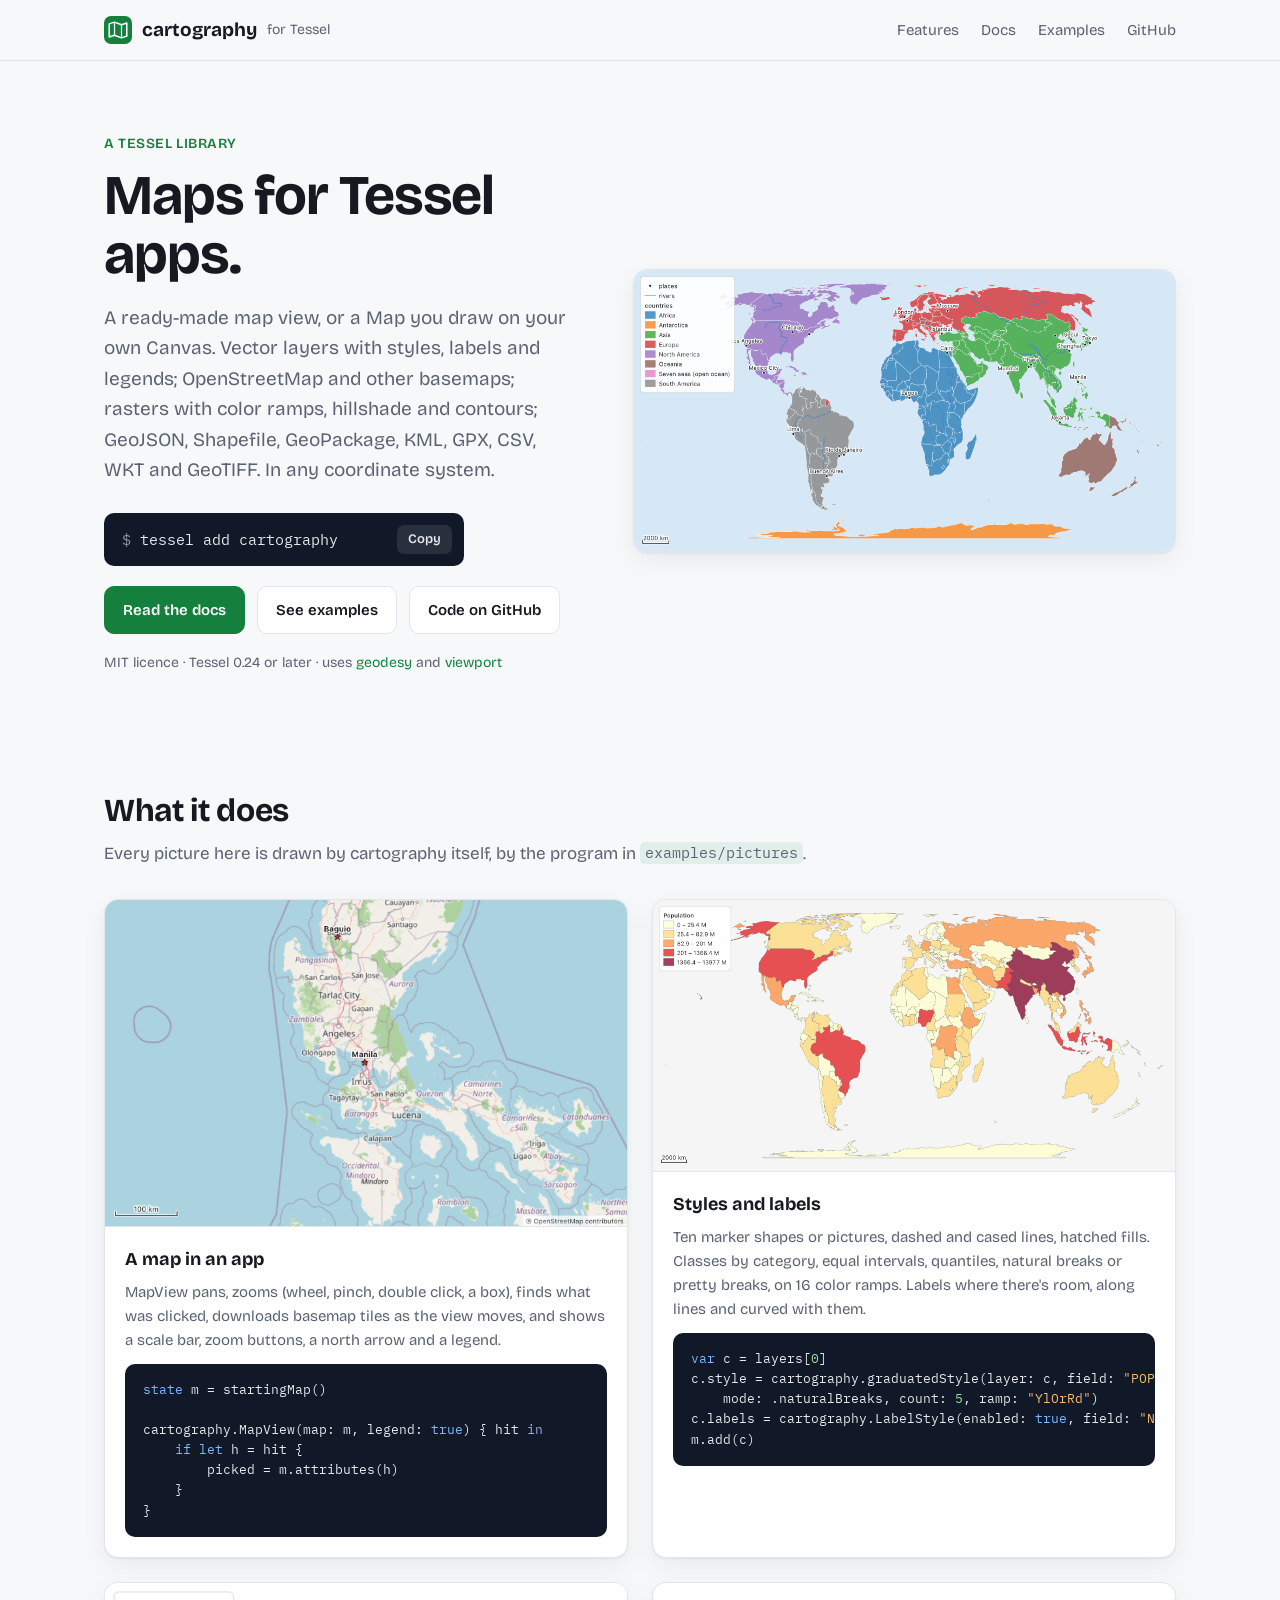
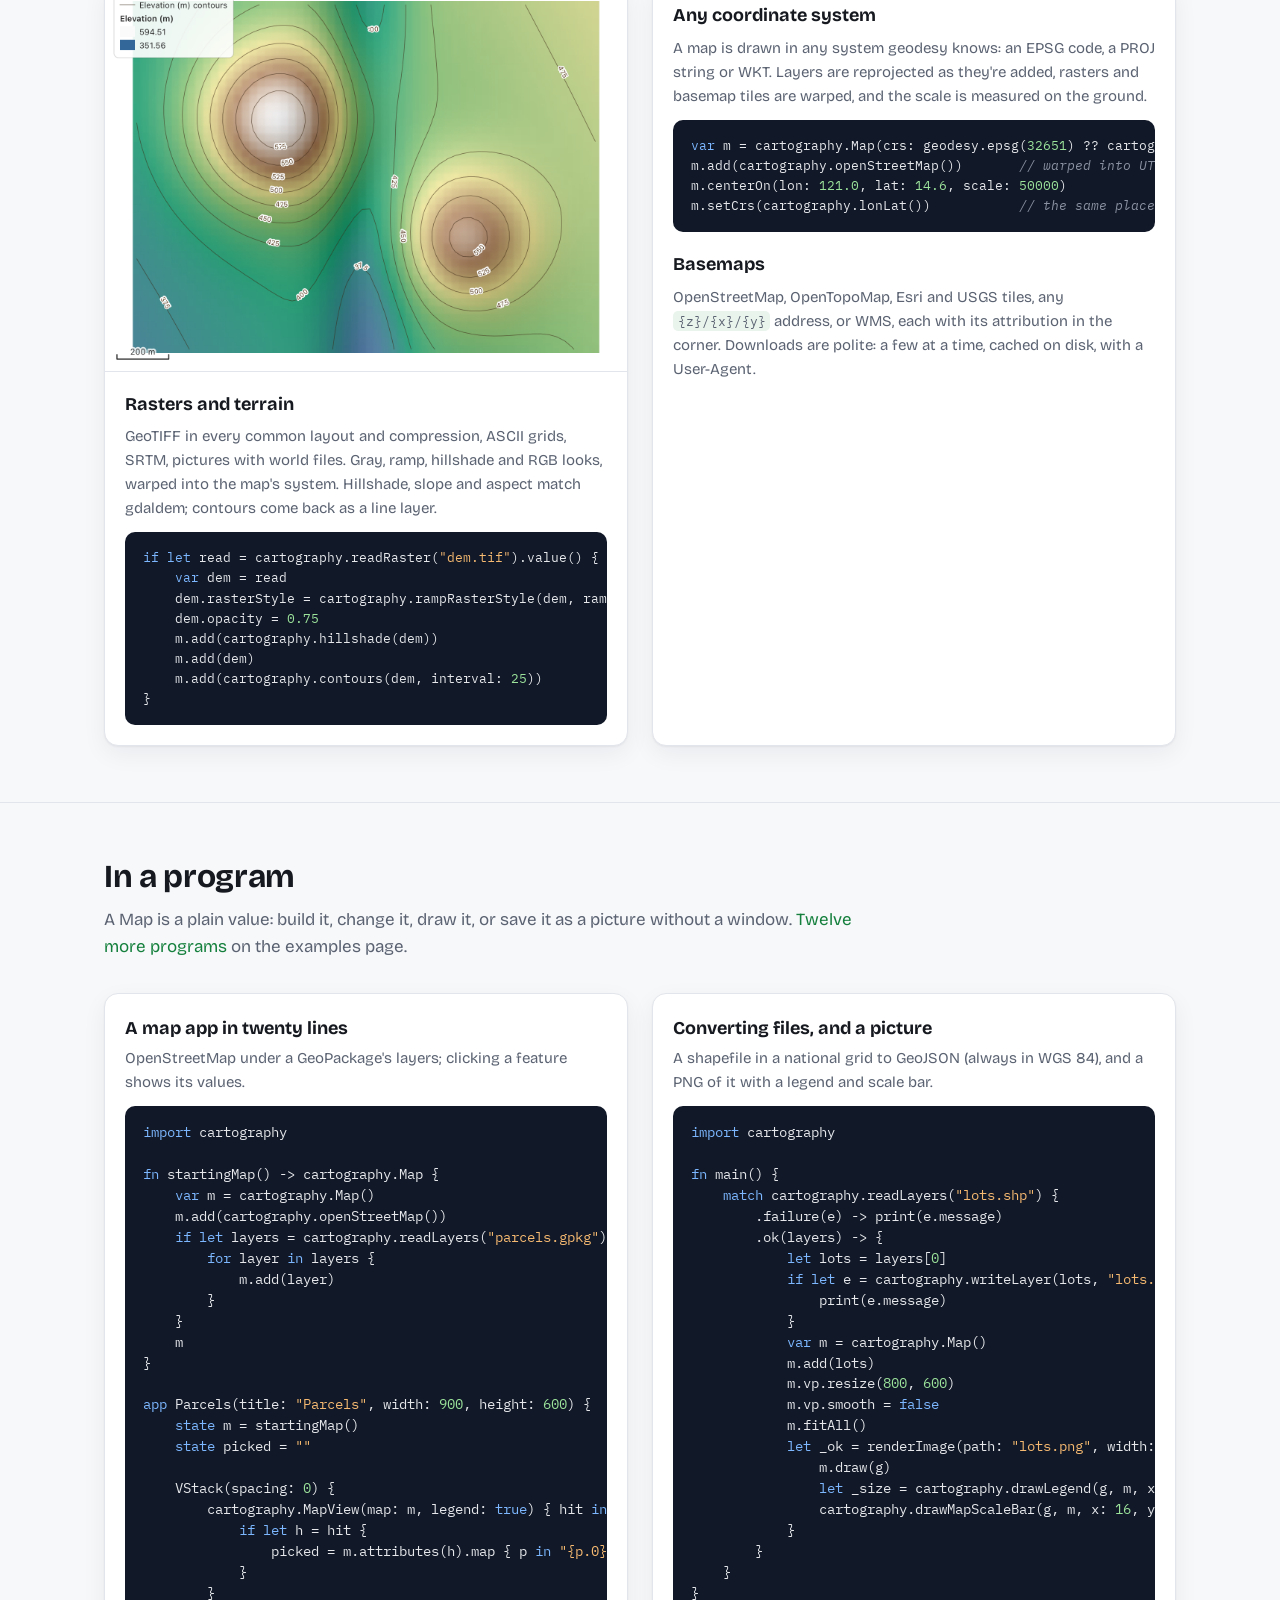
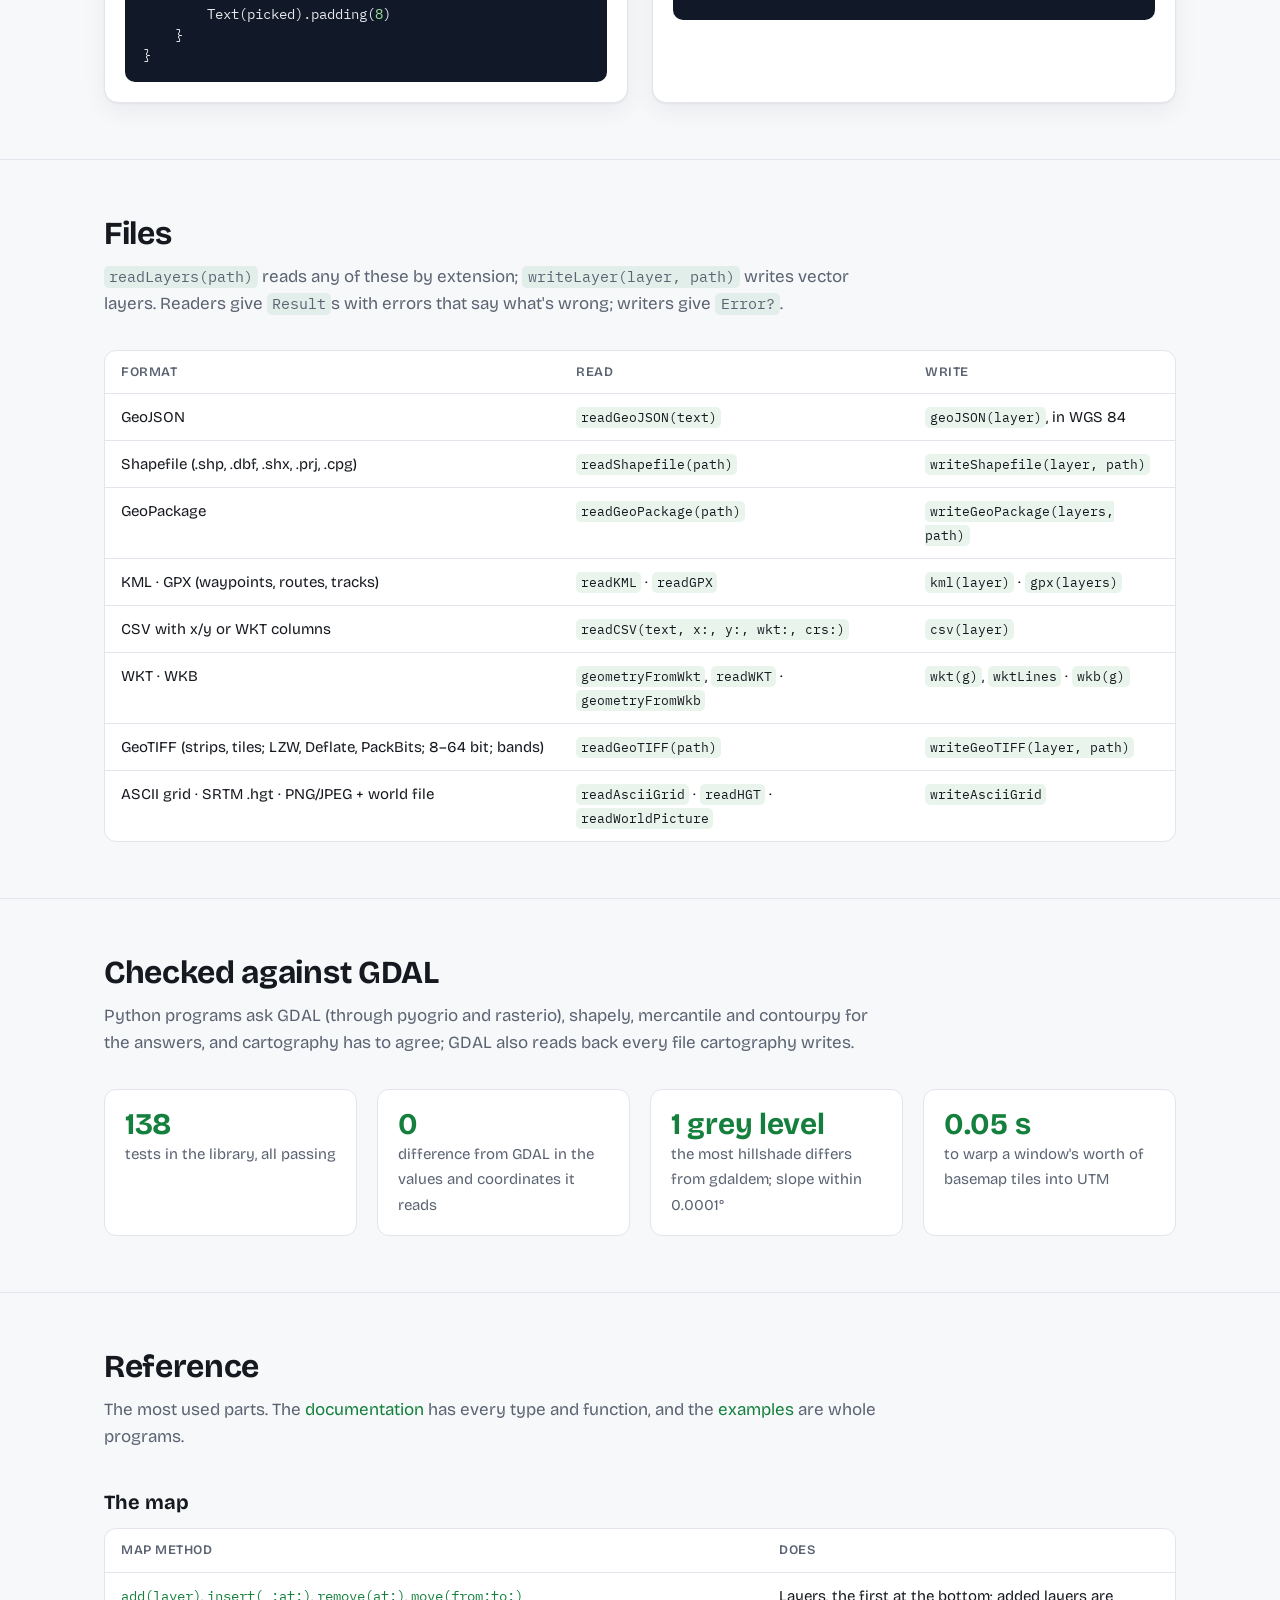
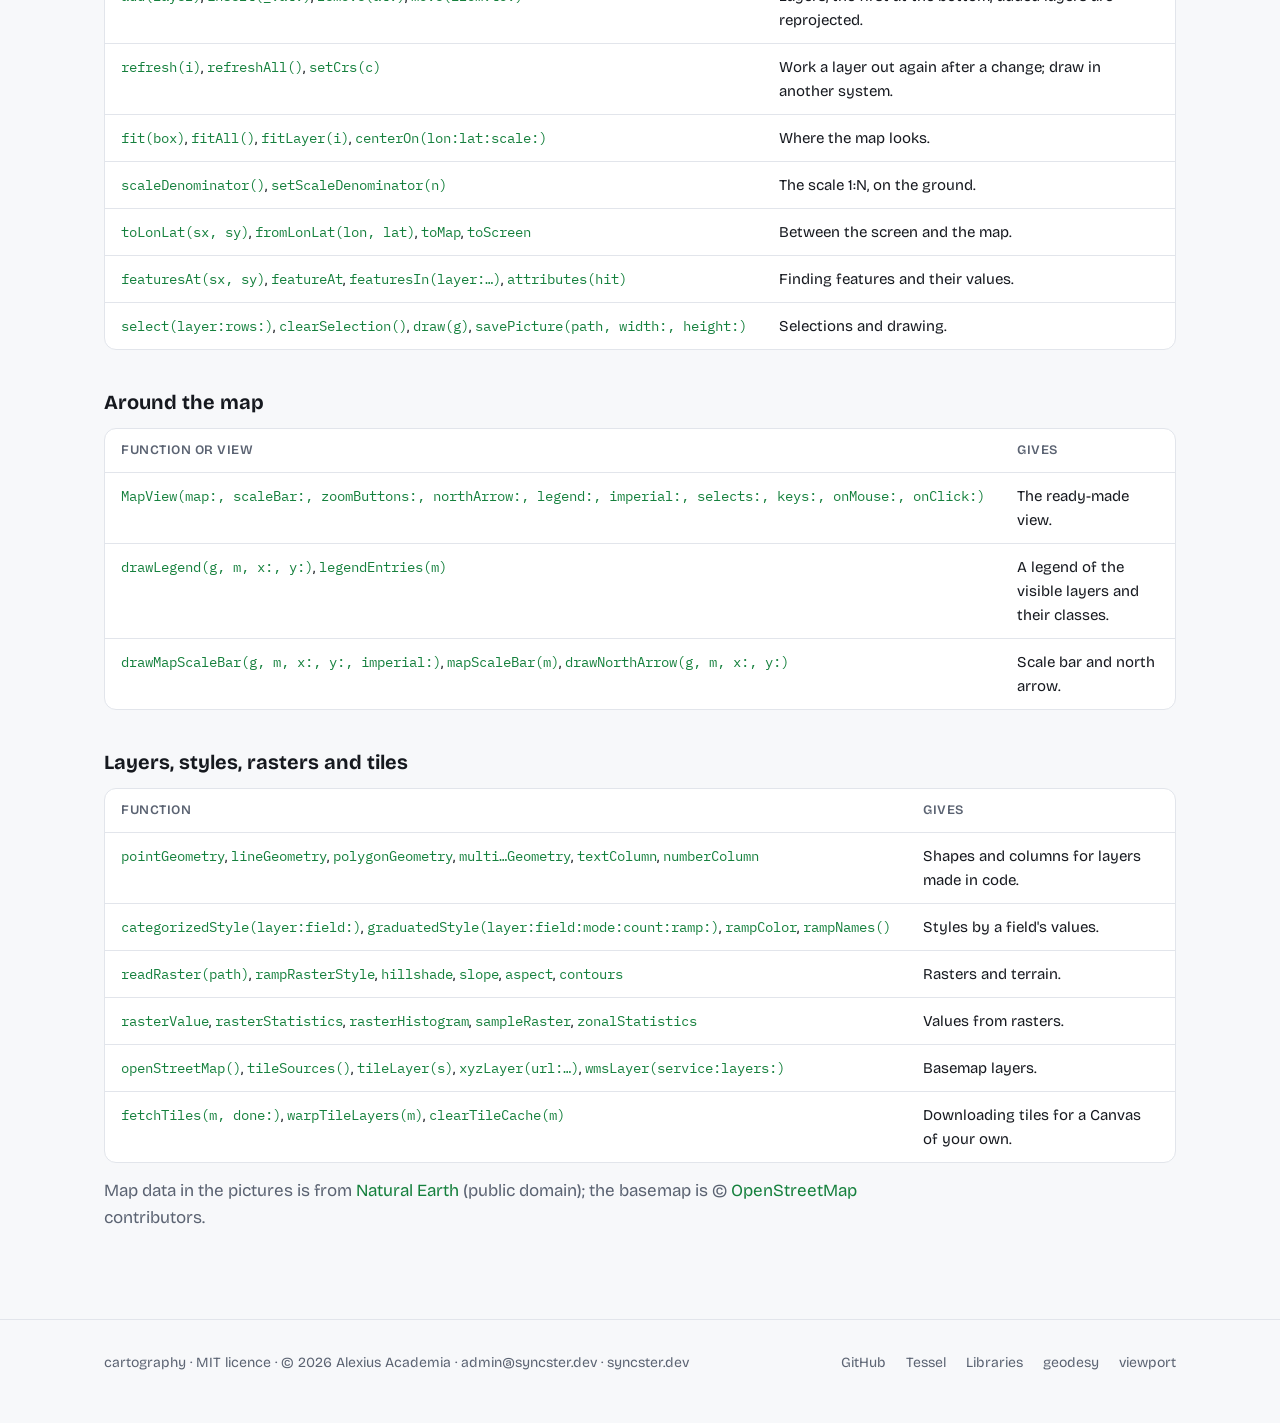
<file: website/index.html>
<!doctype html>
<!--
  cartography's website: https://cartography-package.syncster.dev
  Author: Alexius Academia
  Date: 2026-11-22
-->
<html lang="en">
<head>
  <meta charset="utf-8">
  <meta name="author" content="Alexius Academia">
  <meta name="viewport" content="width=device-width, initial-scale=1">
  <title>cartography · Maps for Tessel</title>
  <meta name="description" content="cartography is a Tessel library for maps: vector layers with styles, labels and legends, basemap tiles, rasters with color ramps, hillshade and contours, and GeoJSON, Shapefile, GeoPackage, KML, GPX, CSV, WKT and GeoTIFF files, in any coordinate system.">
  <meta name="theme-color" content="#15803d">
  <link rel="canonical" href="https://cartography-package.syncster.dev/">
  <meta property="og:type" content="website">
  <meta property="og:site_name" content="cartography">
  <meta property="og:title" content="cartography · Maps for Tessel">
  <meta property="og:description" content="A ready-made MapView, or a Map you draw yourself: styled vector layers, OpenStreetMap and other basemaps, rasters with hillshade and contours, and the common GIS files, in any coordinate system.">
  <meta property="og:url" content="https://cartography-package.syncster.dev/">
  <meta property="og:image" content="https://cartography-package.syncster.dev/assets/share.png">
  <meta property="og:image:width" content="1200">
  <meta property="og:image:height" content="630">
  <meta property="og:image:alt" content="The world in Equal Earth, countries colored by continent, with rivers and the largest cities">
  <meta name="twitter:card" content="summary_large_image">
  <link rel="icon" href="assets/favicon.svg" type="image/svg+xml">
  <link rel="preconnect" href="https://fonts.googleapis.com">
  <link rel="preconnect" href="https://fonts.gstatic.com" crossorigin>
  <link href="https://fonts.googleapis.com/css2?family=Bricolage+Grotesque:opsz,wght@12..96,400;12..96,600;12..96,700&family=IBM+Plex+Mono:wght@400;500&display=swap" rel="stylesheet">
  <link rel="stylesheet" href="styles.css">
</head>
<body>

<header class="top">
  <div class="wrap">
    <a class="brand" href="#">
      <svg viewBox="0 0 32 32" aria-hidden="true"><rect width="32" height="32" rx="8" fill="#15803d"/><path d="M6 9 L12 7 L20 10 L26 8 V23 L20 25 L12 22 L6 24 Z" fill="none" stroke="#fff" stroke-width="1.8" stroke-linejoin="round"/><path d="M12 7 V22 M20 10 V25" stroke="#fff" stroke-width="1.4"/></svg>
      cartography <small>for Tessel</small>
    </a>
    <nav>
      <a href="#features" class="optional">Features</a>
      <a href="docs.html">Docs</a>
      <a href="examples.html">Examples</a>
      <a href="https://github.com/alexiusacademia/cartography">GitHub</a>
    </nav>
  </div>
</header>

<main>

<div class="hero">
  <div class="wrap">
    <div>
      <p class="eyebrow">A Tessel library</p>
      <h1>Maps for Tessel apps.</h1>
      <p class="lede">A ready-made map view, or a Map you draw on your own Canvas. Vector layers with styles, labels and legends; OpenStreetMap and other basemaps; rasters with color ramps, hillshade and contours; GeoJSON, Shapefile, GeoPackage, KML, GPX, CSV, WKT and GeoTIFF. In any coordinate system.</p>
      <div class="install">
        <code>tessel add cartography</code>
        <button class="copy" type="button" data-copy="tessel add cartography">Copy</button>
      </div>
      <div class="buttons">
        <a class="button primary" href="docs.html">Read the docs</a>
        <a class="button" href="examples.html">See examples</a>
        <a class="button" href="https://github.com/alexiusacademia/cartography">Code on GitHub</a>
      </div>
      <p class="meta">MIT licence · Tessel 0.24 or later · uses <a href="https://geodesy-package.syncster.dev">geodesy</a> and <a href="https://viewport-package.syncster.dev">viewport</a></p>
    </div>
    <figure class="shot">
      <img src="assets/world.png" width="2000" height="1040" alt="The world in Equal Earth: countries colored by continent, rivers in blue, and the largest cities labeled, with a legend">
    </figure>
  </div>
</div>

<section id="features">
  <div class="wrap">
    <h2>What it does</h2>
    <p class="intro">Every picture here is drawn by cartography itself, by the program in <code>examples/pictures</code>.</p>

    <div class="features2">

      <article class="fcard">
        <img src="assets/basemap.png" width="1600" height="1000" loading="lazy" alt="OpenStreetMap under Luzon, with Manila and Baguio marked by red stars">
        <div class="body">
          <h3>A map in an app</h3>
          <p>MapView pans, zooms (wheel, pinch, double click, a box), finds what was clicked, downloads basemap tiles as the view moves, and shows a scale bar, zoom buttons, a north arrow and a legend.</p>
<pre class="tsl">state m = startingMap()

cartography.MapView(map: m, legend: true) { hit in
    if let h = hit {
        picked = m.attributes(h)
    }
}</pre>
        </div>
      </article>

      <article class="fcard">
        <img src="assets/population.png" width="2000" height="1040" loading="lazy" alt="Population by country in five natural-breaks classes from pale yellow to dark red">
        <div class="body">
          <h3>Styles and labels</h3>
          <p>Ten marker shapes or pictures, dashed and cased lines, hatched fills. Classes by category, equal intervals, quantiles, natural breaks or pretty breaks, on 16 color ramps. Labels where there's room, along lines and curved with them.</p>
<pre class="tsl">var c = layers[0]
c.style = cartography.graduatedStyle(layer: c, field: "POP_EST",
    mode: .naturalBreaks, count: 5, ramp: "YlOrRd")
c.labels = cartography.LabelStyle(enabled: true, field: "NAME")
m.add(c)</pre>
        </div>
      </article>

      <article class="fcard">
        <img src="assets/terrain.png" width="1400" height="1040" loading="lazy" alt="A DEM colored by height over its hillshade, with brown contour lines labeled every 25 meters">
        <div class="body">
          <h3>Rasters and terrain</h3>
          <p>GeoTIFF in every common layout and compression, ASCII grids, SRTM, pictures with world files. Gray, ramp, hillshade and RGB looks, warped into the map's system. Hillshade, slope and aspect match gdaldem; contours come back as a line layer.</p>
<pre class="tsl">if let read = cartography.readRaster("dem.tif").value() {
    var dem = read
    dem.rasterStyle = cartography.rampRasterStyle(dem, ramp: "Terrain")
    dem.opacity = 0.75
    m.add(cartography.hillshade(dem))
    m.add(dem)
    m.add(cartography.contours(dem, interval: 25))
}</pre>
        </div>
      </article>

      <article class="fcard">
        <div class="body">
          <h3>Any coordinate system</h3>
          <p>A map is drawn in any system geodesy knows: an EPSG code, a PROJ string or WKT. Layers are reprojected as they're added, rasters and basemap tiles are warped, and the scale is measured on the ground.</p>
<pre class="tsl">var m = cartography.Map(crs: geodesy.epsg(32651) ?? cartography.webMercator())
m.add(cartography.openStreetMap())       // warped into UTM 51N
m.centerOn(lon: 121.0, lat: 14.6, scale: 50000)
m.setCrs(cartography.lonLat())           // the same place, in degrees</pre>
          <h3 style="margin-top:18px">Basemaps</h3>
          <p>OpenStreetMap, OpenTopoMap, Esri and USGS tiles, any <code>{z}/{x}/{y}</code> address, or WMS, each with its attribution in the corner. Downloads are polite: a few at a time, cached on disk, with a User-Agent.</p>
        </div>
      </article>

    </div>
  </div>
</section>

<section id="ways">
  <div class="wrap">
    <h2>In a program</h2>
    <p class="intro">A Map is a plain value: build it, change it, draw it, or save it as a picture without a window. <a href="examples.html">Twelve more programs</a> on the examples page.</p>
    <div class="examples">
      <article class="example">
        <h3>A map app in twenty lines</h3>
        <p>OpenStreetMap under a GeoPackage's layers; clicking a feature shows its values.</p>
<pre class="tsl">import cartography

fn startingMap() -> cartography.Map {
    var m = cartography.Map()
    m.add(cartography.openStreetMap())
    if let layers = cartography.readLayers("parcels.gpkg").value() {
        for layer in layers {
            m.add(layer)
        }
    }
    m
}

app Parcels(title: "Parcels", width: 900, height: 600) {
    state m = startingMap()
    state picked = ""

    VStack(spacing: 0) {
        cartography.MapView(map: m, legend: true) { hit in
            if let h = hit {
                picked = m.attributes(h).map { p in "{p.0}: {p.1}" }.joined(separator: ", ")
            }
        }
        Text(picked).padding(8)
    }
}</pre>
      </article>
      <article class="example">
        <h3>Converting files, and a picture</h3>
        <p>A shapefile in a national grid to GeoJSON (always in WGS 84), and a PNG of it with a legend and scale bar.</p>
<pre class="tsl">import cartography

fn main() {
    match cartography.readLayers("lots.shp") {
        .failure(e) -> print(e.message)
        .ok(layers) -> {
            let lots = layers[0]
            if let e = cartography.writeLayer(lots, "lots.geojson") {
                print(e.message)
            }
            var m = cartography.Map()
            m.add(lots)
            m.vp.resize(800, 600)
            m.vp.smooth = false
            m.fitAll()
            let _ok = renderImage(path: "lots.png", width: 800, height: 600, scale: 2) { g in
                m.draw(g)
                let _size = cartography.drawLegend(g, m, x: 12, y: 12)
                cartography.drawMapScaleBar(g, m, x: 16, y: 584)
            }
        }
    }
}</pre>
      </article>
    </div>
  </div>
</section>

<section id="files">
  <div class="wrap">
    <h2>Files</h2>
    <p class="intro"><code>readLayers(path)</code> reads any of these by extension; <code>writeLayer(layer, path)</code> writes vector layers. Readers give <code>Result</code>s with errors that say what's wrong; writers give <code>Error?</code>.</p>
    <div class="table"><table>
      <tr><th>Format</th><th>Read</th><th>Write</th></tr>
      <tr><td>GeoJSON</td><td><code>readGeoJSON(text)</code></td><td><code>geoJSON(layer)</code>, in WGS 84</td></tr>
      <tr><td>Shapefile (.shp, .dbf, .shx, .prj, .cpg)</td><td><code>readShapefile(path)</code></td><td><code>writeShapefile(layer, path)</code></td></tr>
      <tr><td>GeoPackage</td><td><code>readGeoPackage(path)</code></td><td><code>writeGeoPackage(layers, path)</code></td></tr>
      <tr><td>KML · GPX (waypoints, routes, tracks)</td><td><code>readKML</code> · <code>readGPX</code></td><td><code>kml(layer)</code> · <code>gpx(layers)</code></td></tr>
      <tr><td>CSV with x/y or WKT columns</td><td><code>readCSV(text, x:, y:, wkt:, crs:)</code></td><td><code>csv(layer)</code></td></tr>
      <tr><td>WKT · WKB</td><td><code>geometryFromWkt</code>, <code>readWKT</code> · <code>geometryFromWkb</code></td><td><code>wkt(g)</code>, <code>wktLines</code> · <code>wkb(g)</code></td></tr>
      <tr><td>GeoTIFF (strips, tiles; LZW, Deflate, PackBits; 8–64 bit; bands)</td><td><code>readGeoTIFF(path)</code></td><td><code>writeGeoTIFF(layer, path)</code></td></tr>
      <tr><td>ASCII grid · SRTM .hgt · PNG/JPEG + world file</td><td><code>readAsciiGrid</code> · <code>readHGT</code> · <code>readWorldPicture</code></td><td><code>writeAsciiGrid</code></td></tr>
    </table></div>
  </div>
</section>

<section id="tested">
  <div class="wrap">
    <h2>Checked against GDAL</h2>
    <p class="intro">Python programs ask GDAL (through pyogrio and rasterio), shapely, mercantile and contourpy for the answers, and cartography has to agree; GDAL also reads back every file cartography writes.</p>
    <div class="stats">
      <div class="stat"><b>138</b><span>tests in the library, all passing</span></div>
      <div class="stat"><b>0</b><span>difference from GDAL in the values and coordinates it reads</span></div>
      <div class="stat"><b>1 grey level</b><span>the most hillshade differs from gdaldem; slope within 0.0001°</span></div>
      <div class="stat"><b>0.05 s</b><span>to warp a window's worth of basemap tiles into UTM</span></div>
    </div>
  </div>
</section>

<section id="reference">
  <div class="wrap">
    <h2>Reference</h2>
    <p class="intro">The most used parts. The <a href="docs.html">documentation</a> has every type and function, and the <a href="examples.html">examples</a> are whole programs.</p>

    <h3>The map</h3>
    <div class="table"><table>
      <tr><th>Map method</th><th>Does</th></tr>
      <tr><td><code>add(layer)</code>, <code>insert(_:at:)</code>, <code>remove(at:)</code>, <code>move(from:to:)</code></td><td>Layers, the first at the bottom; added layers are reprojected.</td></tr>
      <tr><td><code>refresh(i)</code>, <code>refreshAll()</code>, <code>setCrs(c)</code></td><td>Work a layer out again after a change; draw in another system.</td></tr>
      <tr><td><code>fit(box)</code>, <code>fitAll()</code>, <code>fitLayer(i)</code>, <code>centerOn(lon:lat:scale:)</code></td><td>Where the map looks.</td></tr>
      <tr><td><code>scaleDenominator()</code>, <code>setScaleDenominator(n)</code></td><td>The scale 1:N, on the ground.</td></tr>
      <tr><td><code>toLonLat(sx, sy)</code>, <code>fromLonLat(lon, lat)</code>, <code>toMap</code>, <code>toScreen</code></td><td>Between the screen and the map.</td></tr>
      <tr><td><code>featuresAt(sx, sy)</code>, <code>featureAt</code>, <code>featuresIn(layer:…)</code>, <code>attributes(hit)</code></td><td>Finding features and their values.</td></tr>
      <tr><td><code>select(layer:rows:)</code>, <code>clearSelection()</code>, <code>draw(g)</code>, <code>savePicture(path, width:, height:)</code></td><td>Selections and drawing.</td></tr>
    </table></div>

    <h3>Around the map</h3>
    <div class="table"><table>
      <tr><th>Function or view</th><th>Gives</th></tr>
      <tr><td><code>MapView(map:, scaleBar:, zoomButtons:, northArrow:, legend:, imperial:, selects:, keys:, onMouse:, onClick:)</code></td><td>The ready-made view.</td></tr>
      <tr><td><code>drawLegend(g, m, x:, y:)</code>, <code>legendEntries(m)</code></td><td>A legend of the visible layers and their classes.</td></tr>
      <tr><td><code>drawMapScaleBar(g, m, x:, y:, imperial:)</code>, <code>mapScaleBar(m)</code>, <code>drawNorthArrow(g, m, x:, y:)</code></td><td>Scale bar and north arrow.</td></tr>
    </table></div>

    <h3>Layers, styles, rasters and tiles</h3>
    <div class="table"><table>
      <tr><th>Function</th><th>Gives</th></tr>
      <tr><td><code>pointGeometry</code>, <code>lineGeometry</code>, <code>polygonGeometry</code>, <code>multi…Geometry</code>, <code>textColumn</code>, <code>numberColumn</code></td><td>Shapes and columns for layers made in code.</td></tr>
      <tr><td><code>categorizedStyle(layer:field:)</code>, <code>graduatedStyle(layer:field:mode:count:ramp:)</code>, <code>rampColor</code>, <code>rampNames()</code></td><td>Styles by a field's values.</td></tr>
      <tr><td><code>readRaster(path)</code>, <code>rampRasterStyle</code>, <code>hillshade</code>, <code>slope</code>, <code>aspect</code>, <code>contours</code></td><td>Rasters and terrain.</td></tr>
      <tr><td><code>rasterValue</code>, <code>rasterStatistics</code>, <code>rasterHistogram</code>, <code>sampleRaster</code>, <code>zonalStatistics</code></td><td>Values from rasters.</td></tr>
      <tr><td><code>openStreetMap()</code>, <code>tileSources()</code>, <code>tileLayer(s)</code>, <code>xyzLayer(url:…)</code>, <code>wmsLayer(service:layers:)</code></td><td>Basemap layers.</td></tr>
      <tr><td><code>fetchTiles(m, done:)</code>, <code>warpTileLayers(m)</code>, <code>clearTileCache(m)</code></td><td>Downloading tiles for a Canvas of your own.</td></tr>
    </table></div>
    <p class="intro" style="margin-top:14px">Map data in the pictures is from <a href="https://www.naturalearthdata.com">Natural Earth</a> (public domain); the basemap is © <a href="https://www.openstreetmap.org/copyright">OpenStreetMap</a> contributors.</p>
  </div>
</section>

</main>

<footer>
  <div class="wrap">
    <span>cartography · MIT licence · © 2026 <a href="https://syncster.dev" rel="author">Alexius Academia</a> · <a href="mailto:admin@syncster.dev">admin@syncster.dev</a> · <a href="https://syncster.dev">syncster.dev</a></span>
    <nav>
      <a href="https://github.com/alexiusacademia/cartography">GitHub</a>
      <a href="https://tessel-lang.syncster.dev">Tessel</a>
      <a href="https://tessel-packages.syncster.dev">Libraries</a>
      <a href="https://geodesy-package.syncster.dev">geodesy</a>
      <a href="https://viewport-package.syncster.dev">viewport</a>
    </nav>
  </div>
</footer>

<script src="site.js"></script>
</body>
</html>
</file>
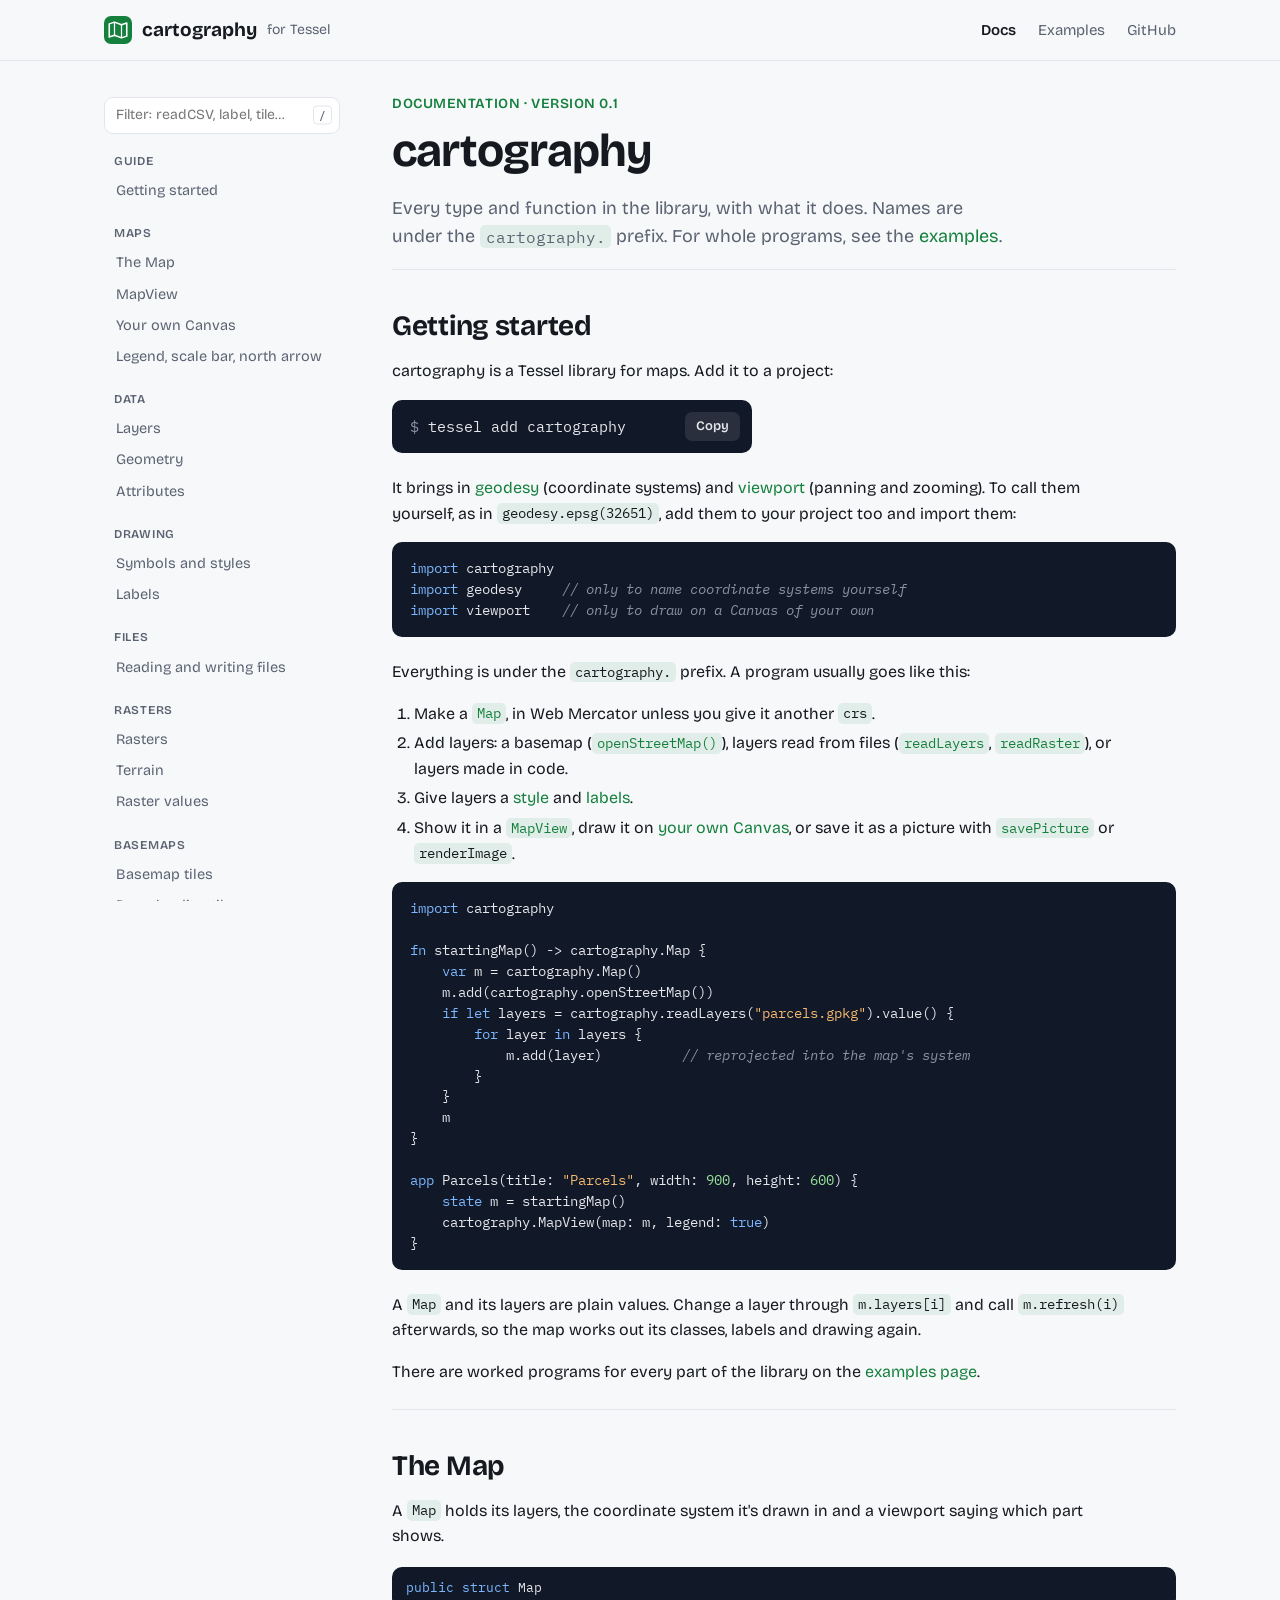
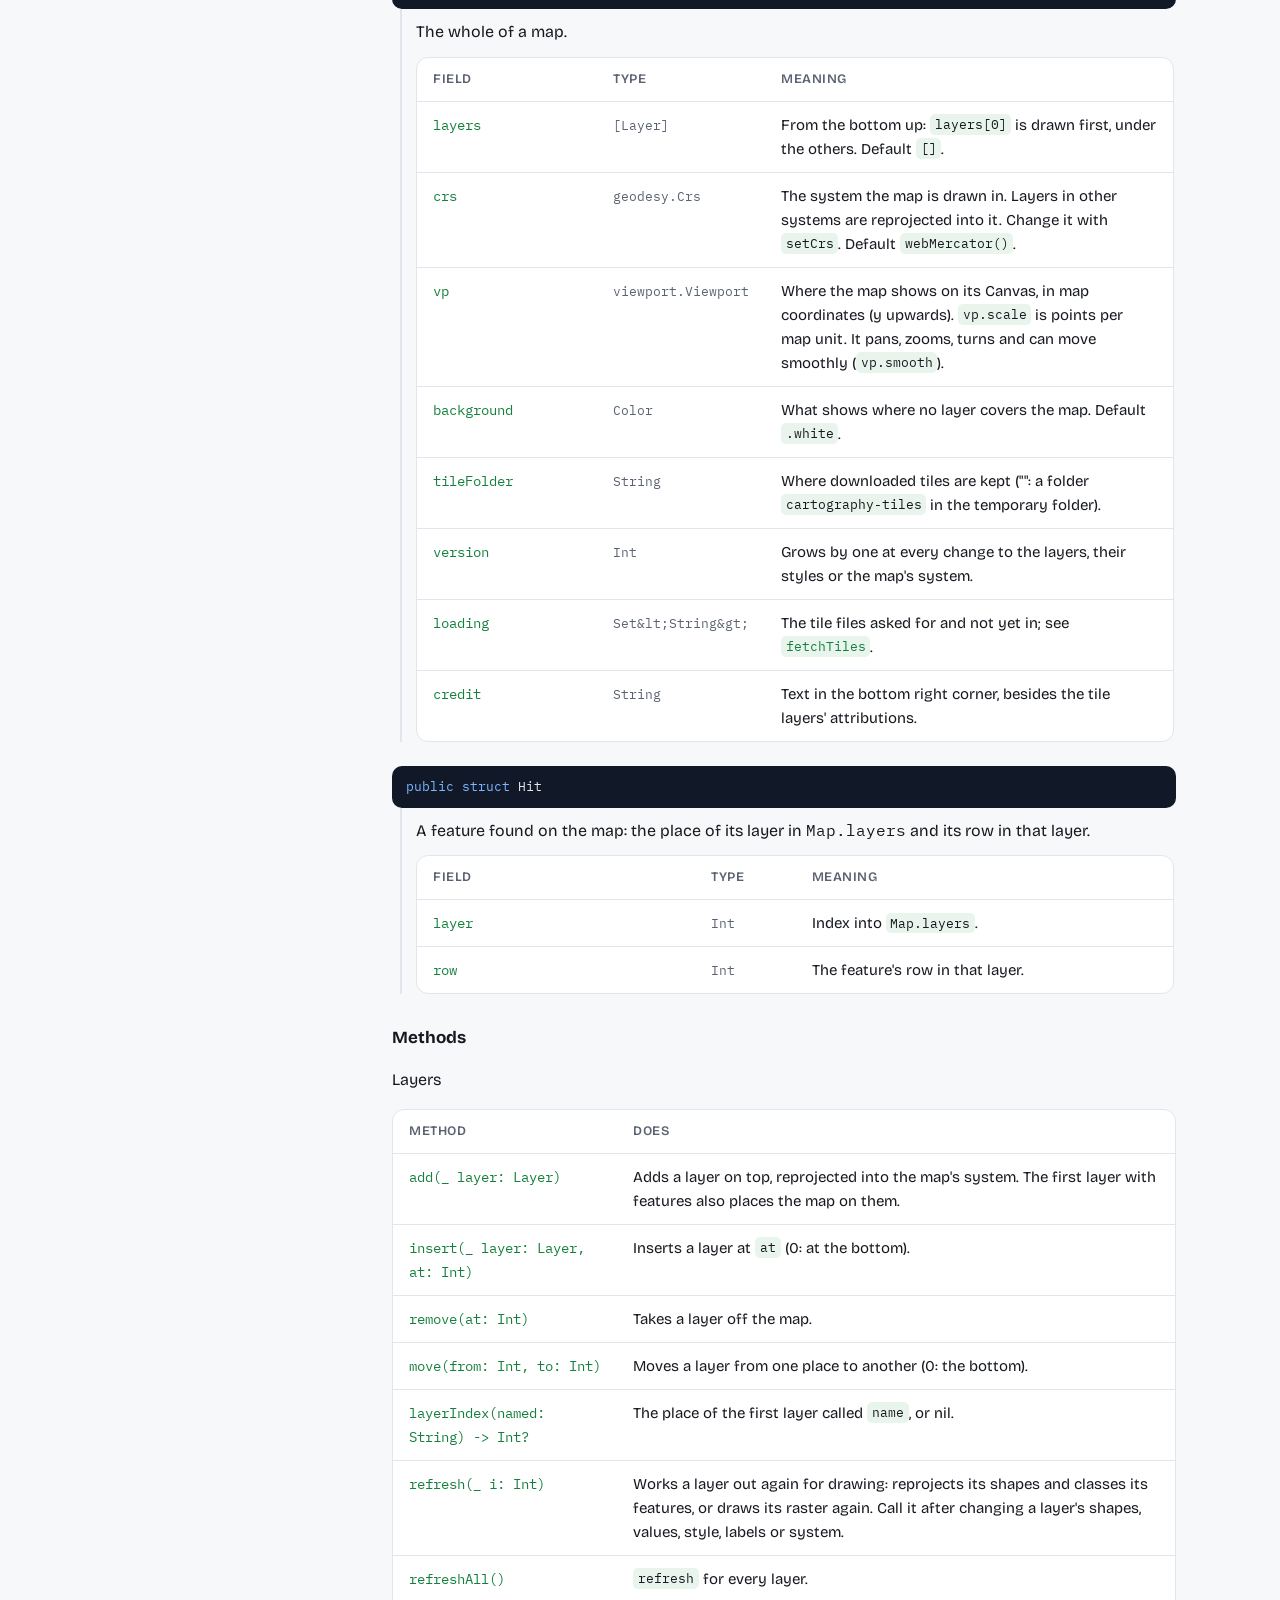
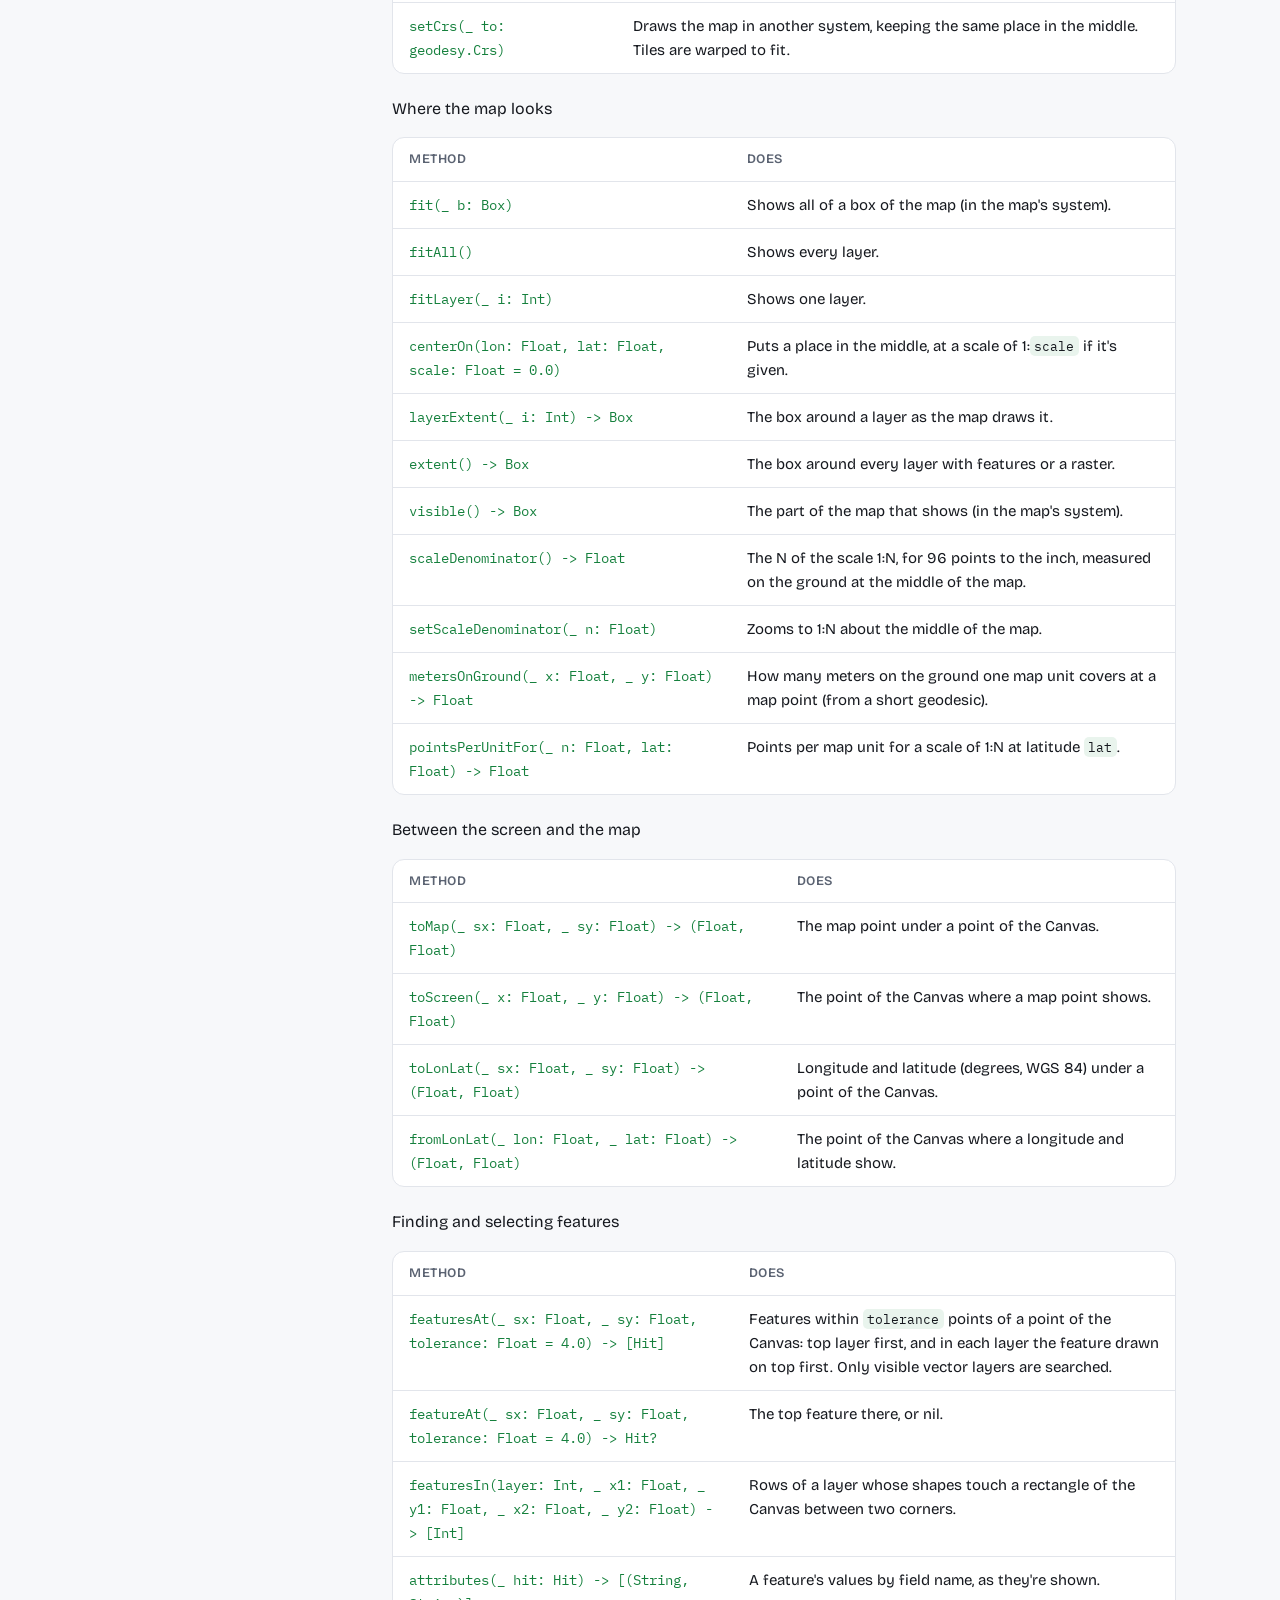
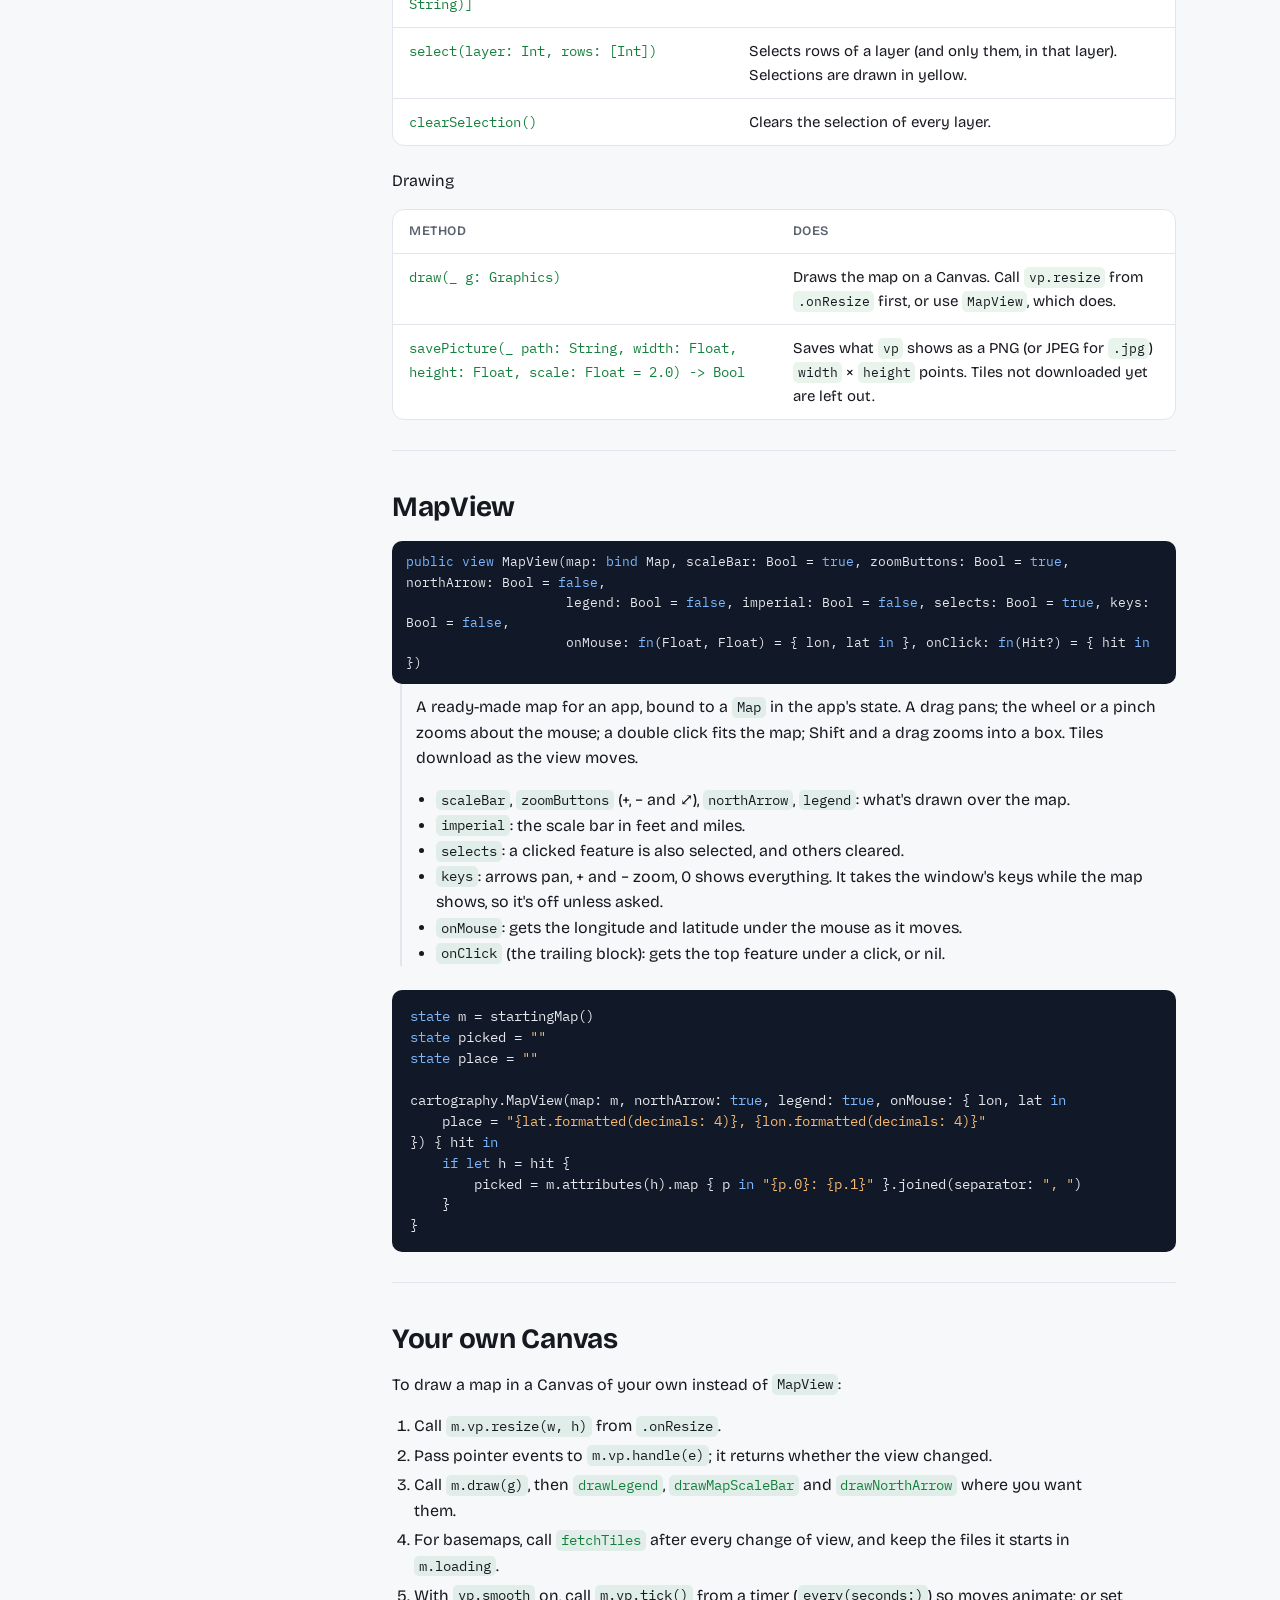
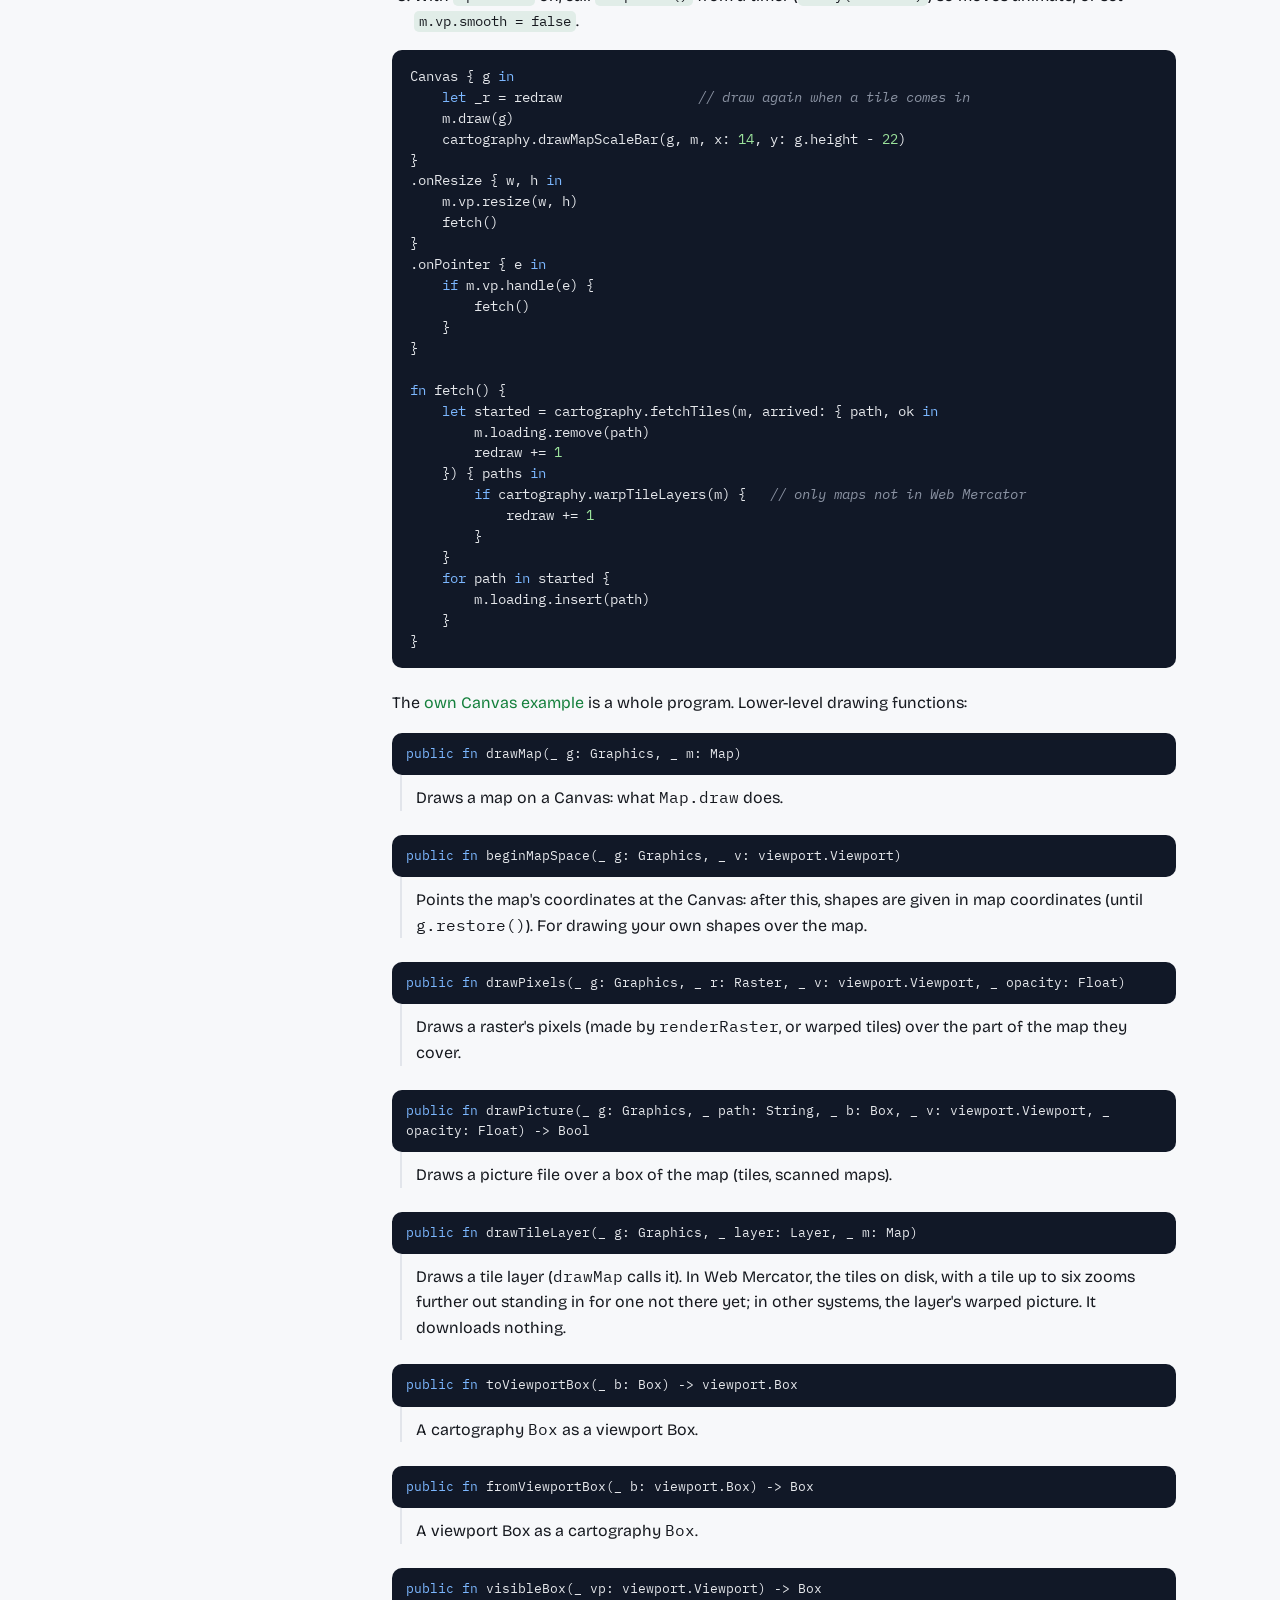
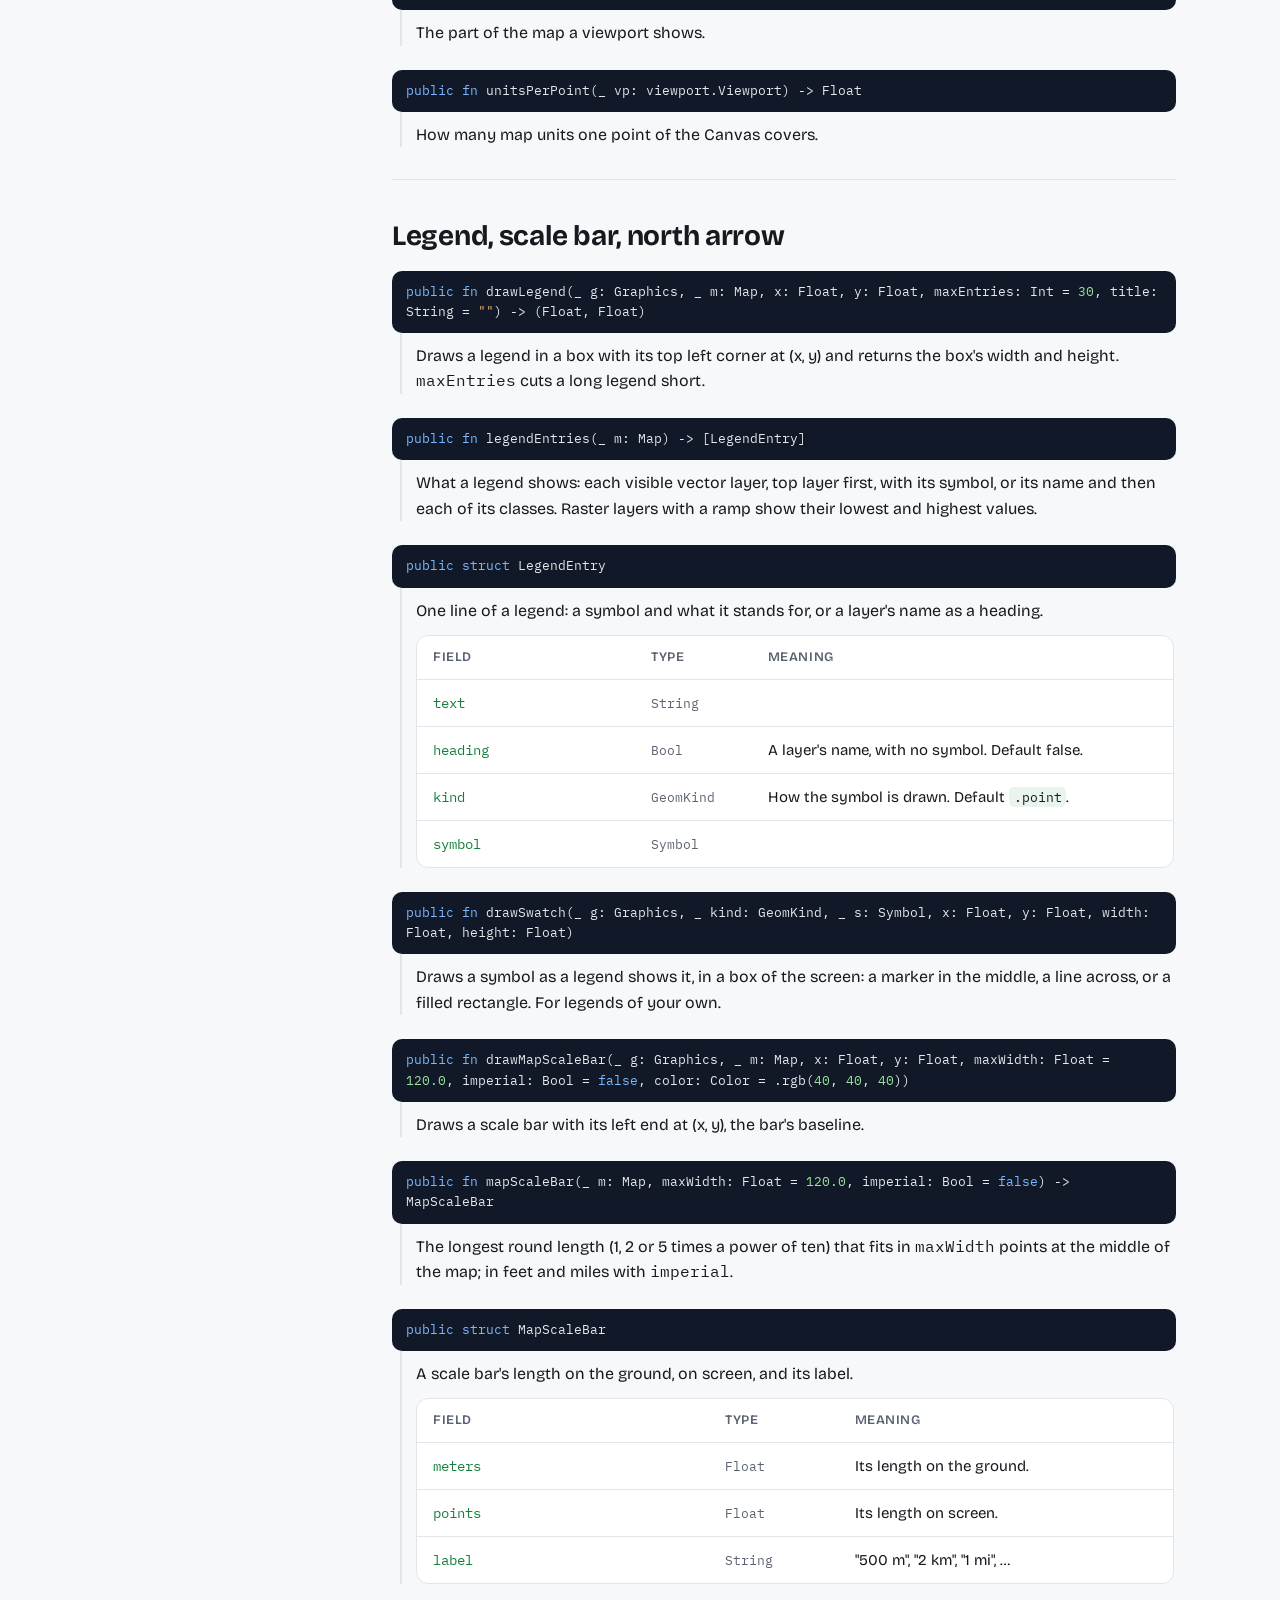
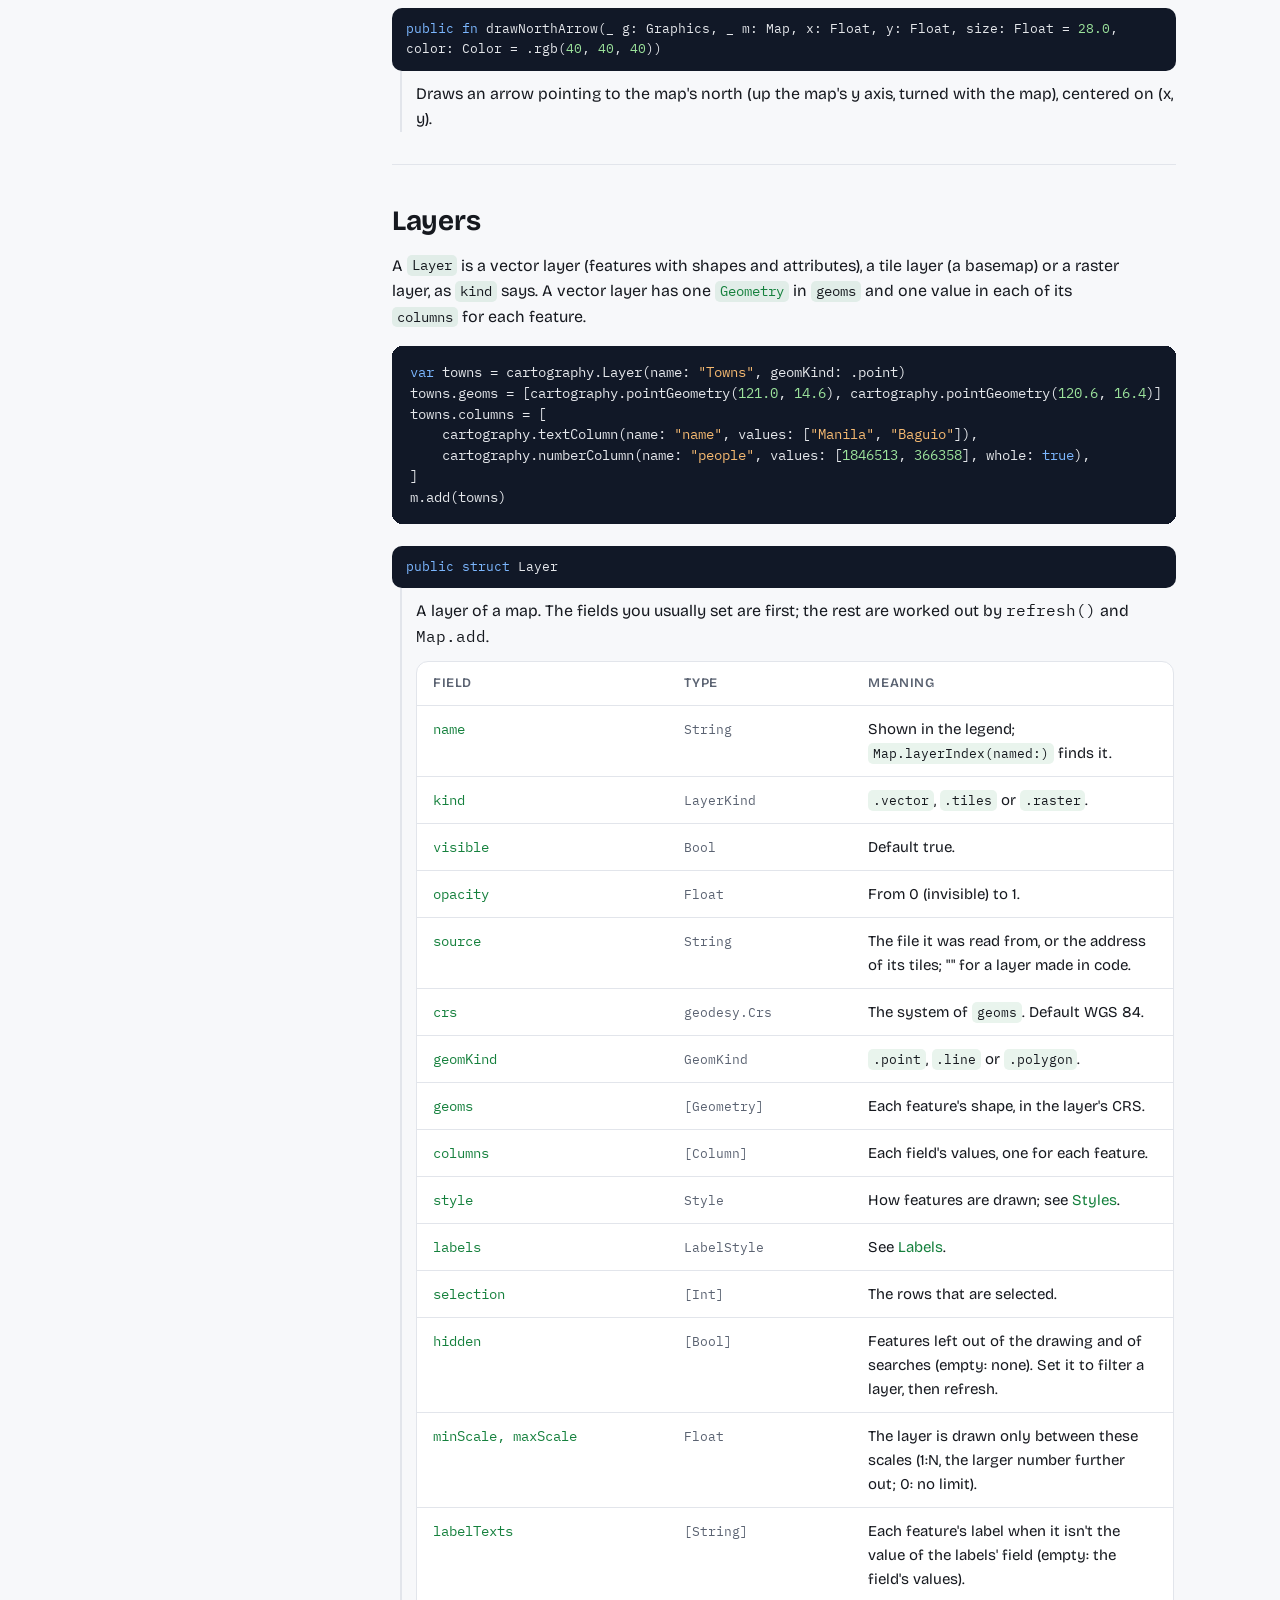
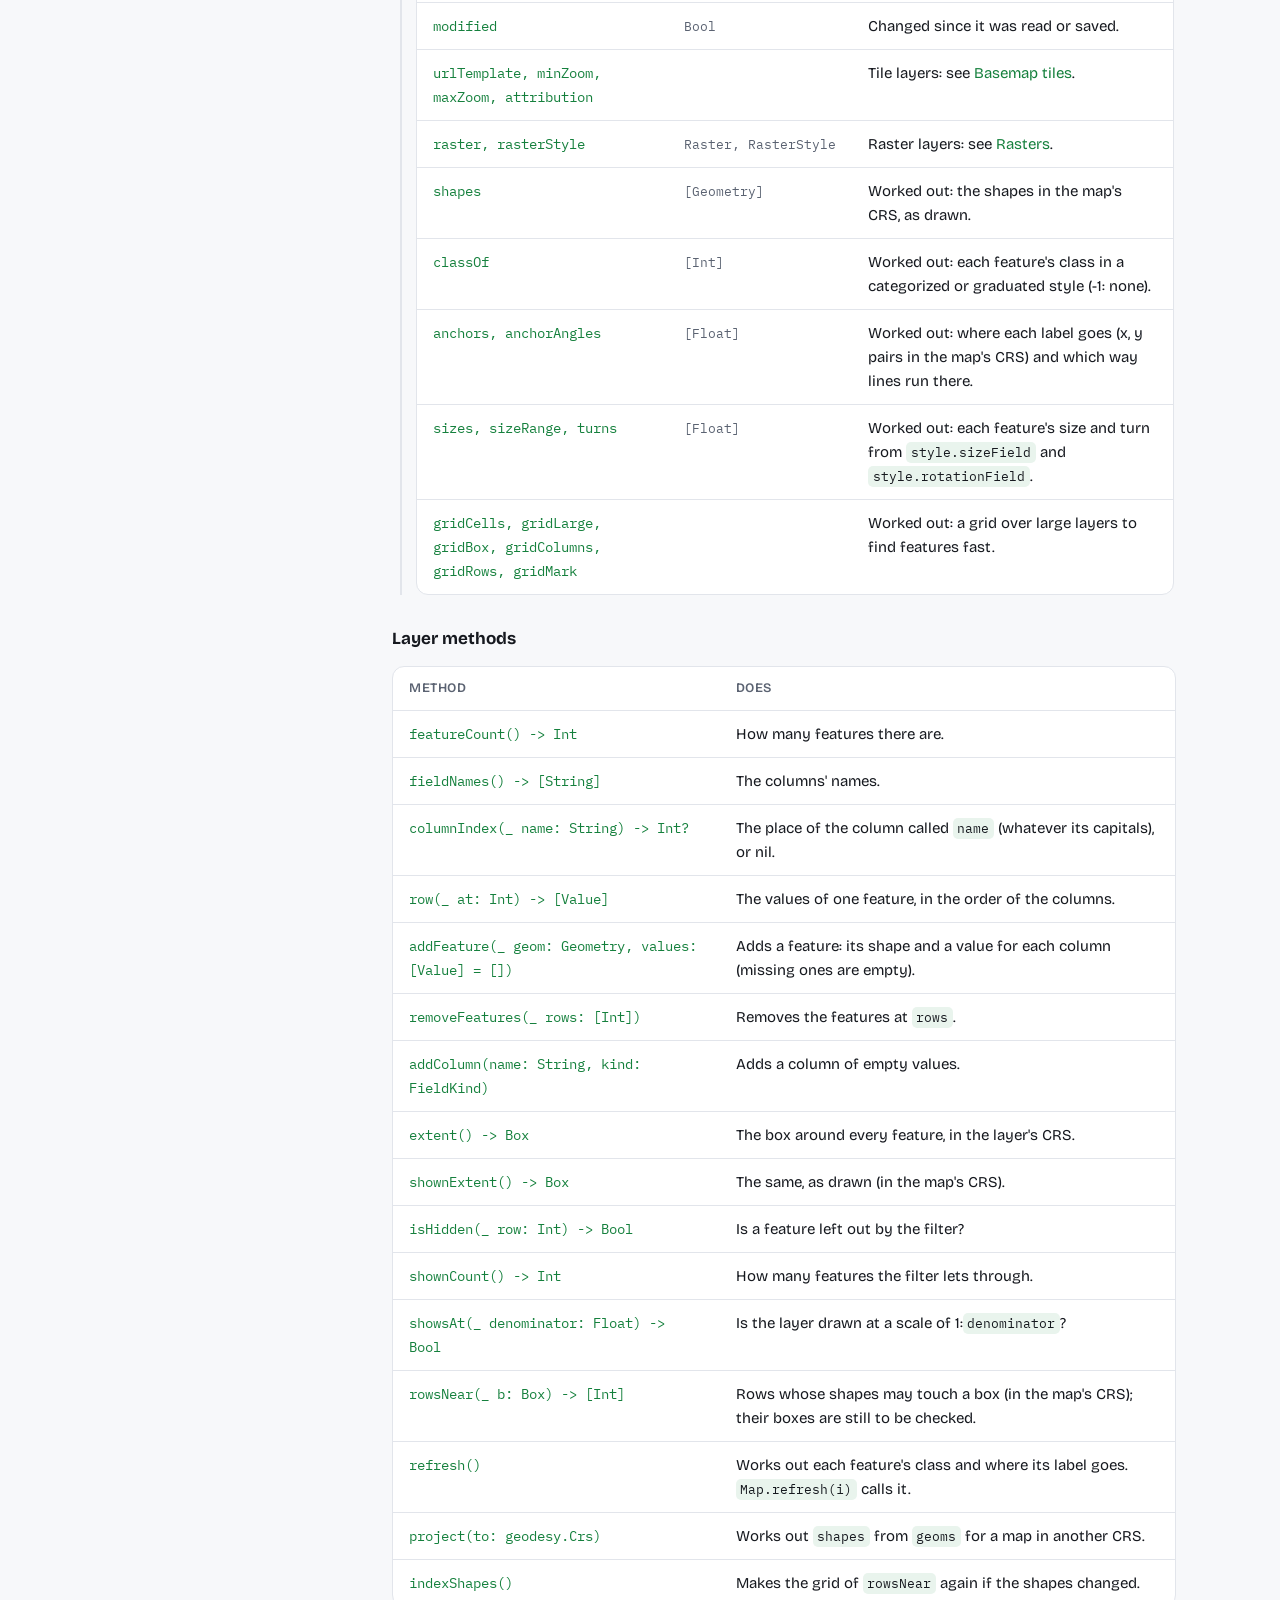
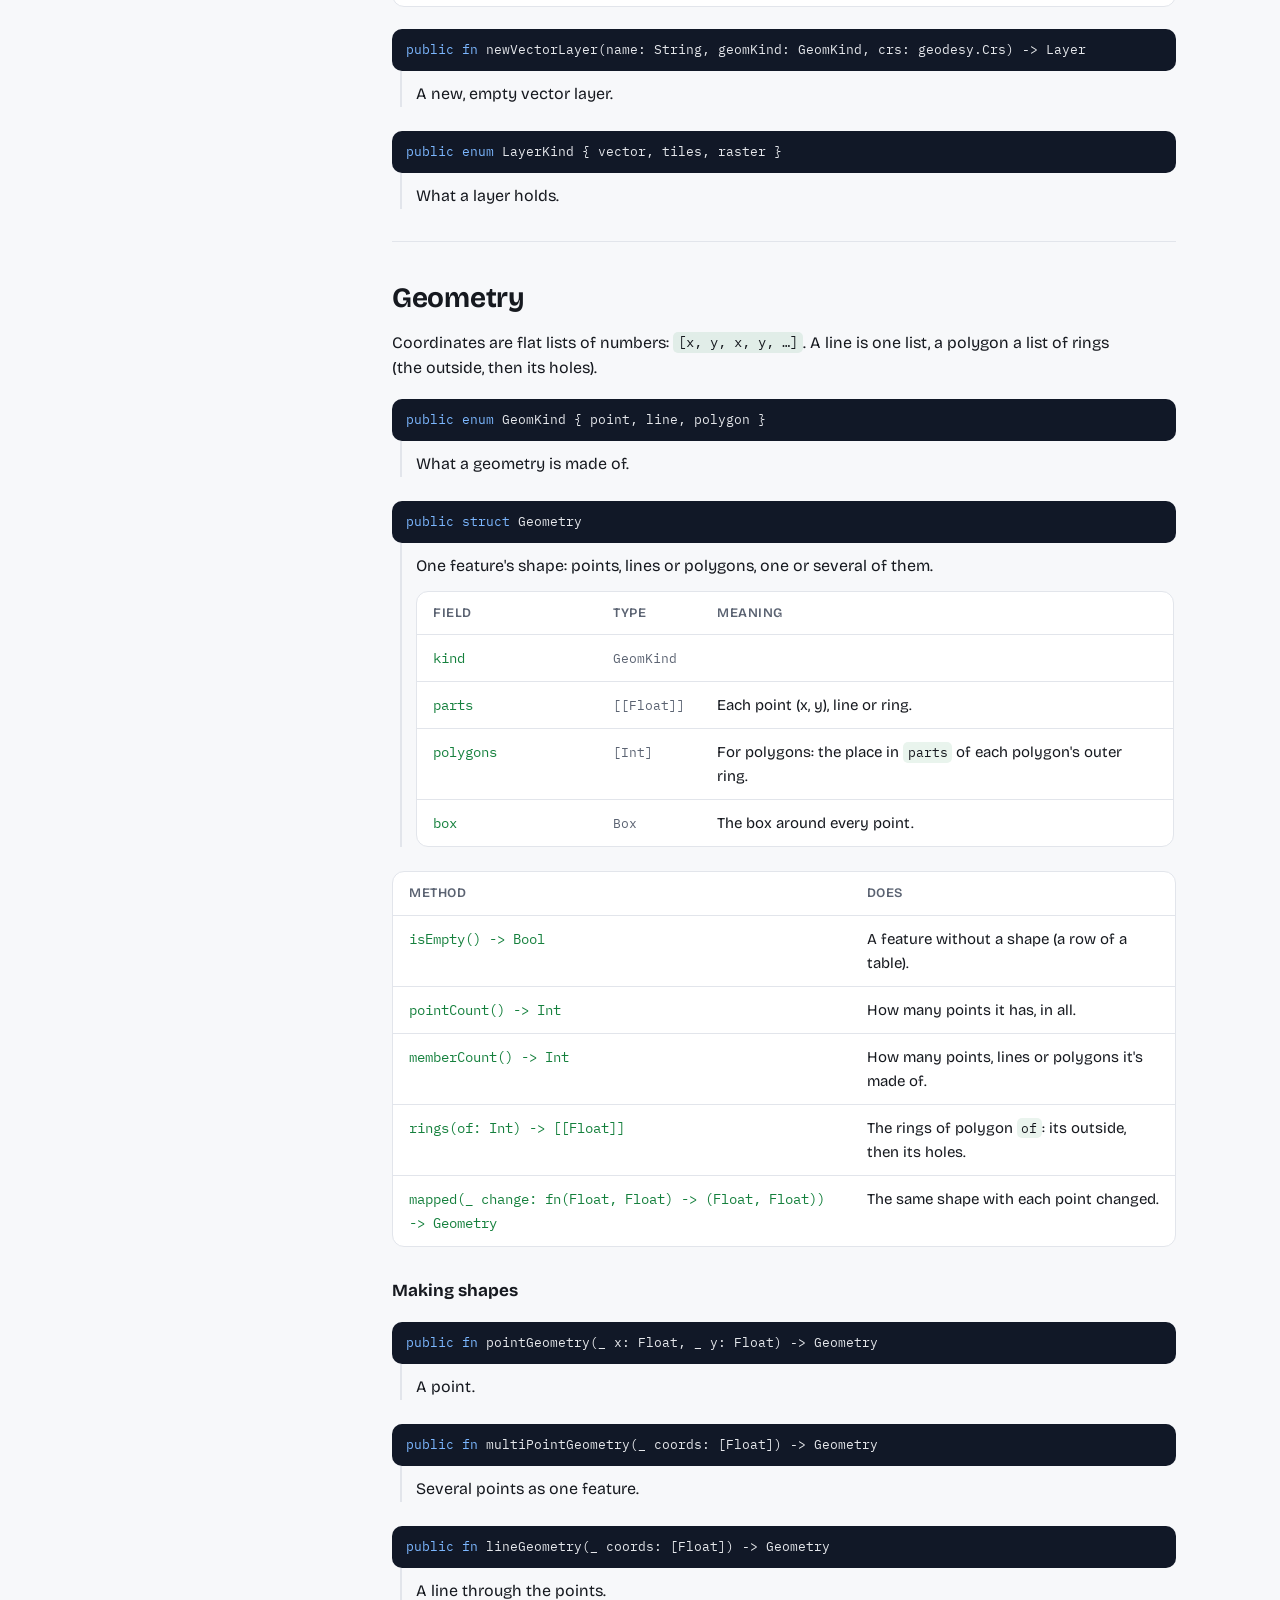
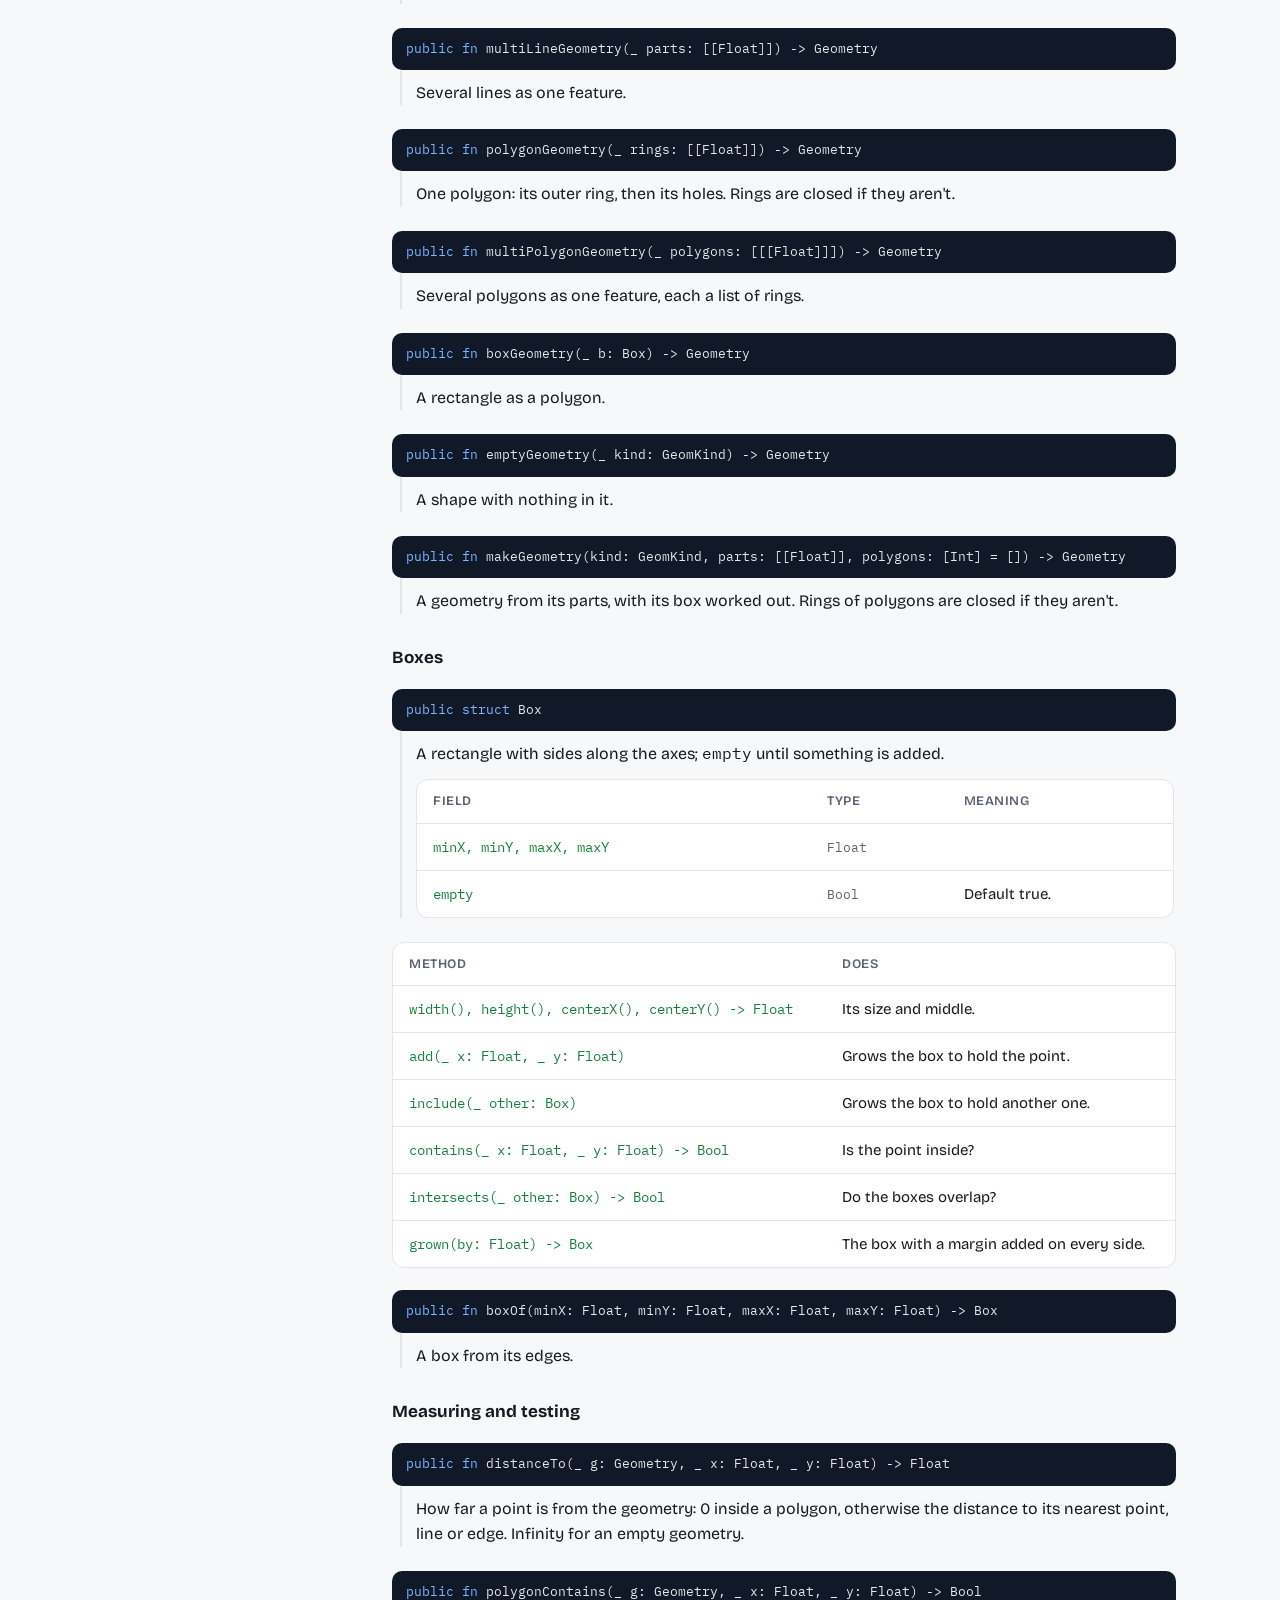
<file: website/docs.html>
<!doctype html>
<!--
  cartography's documentation: https://cartography-package.syncster.dev/docs.html
  Author: Alexius Academia
  Date: 2026-11-22
-->
<html lang="en">
<head>
  <meta charset="utf-8">
  <meta name="author" content="Alexius Academia">
  <meta name="viewport" content="width=device-width, initial-scale=1">
  <title>Documentation · cartography</title>
  <meta name="description" content="The whole of cartography, the Tessel map library: Map and MapView, layers, geometry, styles and labels, file formats, rasters and terrain, basemap tiles and coordinate systems.">
  <meta name="theme-color" content="#15803d">
  <link rel="canonical" href="https://cartography-package.syncster.dev/docs.html">
  <meta property="og:type" content="website">
  <meta property="og:site_name" content="cartography">
  <meta property="og:title" content="Documentation · cartography">
  <meta property="og:description" content="Every type and function of cartography, the Tessel map library, with what it does.">
  <meta property="og:url" content="https://cartography-package.syncster.dev/docs.html">
  <meta property="og:image" content="https://cartography-package.syncster.dev/assets/share.png">
  <meta name="twitter:card" content="summary_large_image">
  <link rel="icon" href="assets/favicon.svg" type="image/svg+xml">
  <link rel="preconnect" href="https://fonts.googleapis.com">
  <link rel="preconnect" href="https://fonts.gstatic.com" crossorigin>
  <link href="https://fonts.googleapis.com/css2?family=Bricolage+Grotesque:opsz,wght@12..96,400;12..96,600;12..96,700&family=IBM+Plex+Mono:wght@400;500&display=swap" rel="stylesheet">
  <link rel="stylesheet" href="styles.css">
</head>
<body>

<header class="top">
  <div class="wrap">
    <a class="brand" href="./">
      <svg viewBox="0 0 32 32" aria-hidden="true"><rect width="32" height="32" rx="8" fill="#15803d"/><path d="M6 9 L12 7 L20 10 L26 8 V23 L20 25 L12 22 L6 24 Z" fill="none" stroke="#fff" stroke-width="1.8" stroke-linejoin="round"/><path d="M12 7 V22 M20 10 V25" stroke="#fff" stroke-width="1.4"/></svg>
      cartography <small>for Tessel</small>
    </a>
    <nav>
      <a href="docs.html" aria-current="page">Docs</a>
      <a href="examples.html">Examples</a>
      <a href="https://github.com/alexiusacademia/cartography">GitHub</a>
    </nav>
  </div>
</header>

<main class="wrap docs-layout">
  <aside class="sidenav">
    <label class="search">
      <span class="visually-hidden">Filter the reference</span>
      <input id="filter" type="search" placeholder="Filter: readCSV, label, tile…" autocomplete="off" spellcheck="false">
      <kbd>/</kbd>
    </label>
<p class="navgroup">Guide</p><ul>
<li><a href="#start">Getting started</a></li>
</ul>
<p class="navgroup">Maps</p><ul>
<li><a href="#map">The Map</a></li>
<li><a href="#mapview">MapView</a></li>
<li><a href="#canvas">Your own Canvas</a></li>
<li><a href="#decor">Legend, scale bar, north arrow</a></li>
</ul>
<p class="navgroup">Data</p><ul>
<li><a href="#layers">Layers</a></li>
<li><a href="#geometry">Geometry</a></li>
<li><a href="#tables">Attributes</a></li>
</ul>
<p class="navgroup">Drawing</p><ul>
<li><a href="#styles">Symbols and styles</a></li>
<li><a href="#labels">Labels</a></li>
</ul>
<p class="navgroup">Files</p><ul>
<li><a href="#files">Reading and writing files</a></li>
</ul>
<p class="navgroup">Rasters</p><ul>
<li><a href="#rasters">Rasters</a></li>
<li><a href="#terrain">Terrain</a></li>
<li><a href="#raster-values">Raster values</a></li>
</ul>
<p class="navgroup">Basemaps</p><ul>
<li><a href="#tiles">Basemap tiles</a></li>
<li><a href="#tile-fetch">Downloading tiles</a></li>
<li><a href="#tile-math">Tile numbers</a></li>
</ul>
<p class="navgroup">Systems</p><ul>
<li><a href="#crs">Coordinate systems</a></li>
</ul>
  </aside>

  <div class="doc-body">
    <header class="doc-head">
      <p class="eyebrow">Documentation · version 0.1</p>
      <h1>cartography</h1>
      <p class="lede">Every type and function in the library, with what it does. Names are under the <code>cartography.</code> prefix. For whole programs, see the <a href="examples.html">examples</a>.</p>
    </header>
    <p id="no-match" class="no-match" hidden>Nothing in the reference matches that.</p>

<section class="doc" id="start">
<h2>Getting started</h2>
<p>cartography is a Tessel library for maps. Add it to a project:</p>
<div class="install"><code>tessel add cartography</code><button class="copy" type="button" data-copy="tessel add cartography">Copy</button></div>
<p>It brings in <a href="https://geodesy-package.syncster.dev">geodesy</a> (coordinate systems) and <a href="https://viewport-package.syncster.dev">viewport</a> (panning and zooming). To call them yourself, as in <code>geodesy.epsg(32651)</code>, add them to your project too and import them:</p>
<pre class="tsl">import cartography
import geodesy     // only to name coordinate systems yourself
import viewport    // only to draw on a Canvas of your own</pre>
<p>Everything is under the <code>cartography.</code> prefix. A program usually goes like this:</p>
<ol class="steps"><li>Make a <a href="#Map"><code>Map</code></a>, in Web Mercator unless you give it another <code>crs</code>.</li><li>Add layers: a basemap (<a href="#openStreetMap"><code>openStreetMap()</code></a>), layers read from files (<a href="#readLayers"><code>readLayers</code></a>, <a href="#readRaster"><code>readRaster</code></a>), or layers made in code.</li><li>Give layers a <a href="#styles">style</a> and <a href="#labels">labels</a>.</li><li>Show it in a <a href="#MapView"><code>MapView</code></a>, draw it on <a href="#canvas">your own Canvas</a>, or save it as a picture with <a href="#map-methods"><code>savePicture</code></a> or <code>renderImage</code>.</li></ol>
<pre class="tsl">import cartography

fn startingMap() -&gt; cartography.Map {
    var m = cartography.Map()
    m.add(cartography.openStreetMap())
    if let layers = cartography.readLayers("parcels.gpkg").value() {
        for layer in layers {
            m.add(layer)          // reprojected into the map's system
        }
    }
    m
}

app Parcels(title: "Parcels", width: 900, height: 600) {
    state m = startingMap()
    cartography.MapView(map: m, legend: true)
}</pre>
<p>A <code>Map</code> and its layers are plain values. Change a layer through <code>m.layers[i]</code> and call <code>m.refresh(i)</code> afterwards, so the map works out its classes, labels and drawing again.</p>
<p>There are worked programs for every part of the library on the <a href="examples.html">examples page</a>.</p>
</section>

<section class="doc" id="map">
<h2>The Map</h2>
<p>A <code>Map</code> holds its layers, the coordinate system it's drawn in and a viewport saying which part shows.</p>
<div class="api" id="Map">
<pre class="tsl sig">public struct Map</pre>
<div class="desc">The whole of a map.
<div class="table"><table><tr><th>Field</th><th>Type</th><th>Meaning</th></tr>
<tr><td><code>layers</code></td><td><code>[Layer]</code></td><td>From the bottom up: <code>layers[0]</code> is drawn first, under the others. Default <code>[]</code>.</td></tr>
<tr><td><code>crs</code></td><td><code>geodesy.Crs</code></td><td>The system the map is drawn in. Layers in other systems are reprojected into it. Change it with <code>setCrs</code>. Default <code>webMercator()</code>.</td></tr>
<tr><td><code>vp</code></td><td><code>viewport.Viewport</code></td><td>Where the map shows on its Canvas, in map coordinates (y upwards). <code>vp.scale</code> is points per map unit. It pans, zooms, turns and can move smoothly (<code>vp.smooth</code>).</td></tr>
<tr><td><code>background</code></td><td><code>Color</code></td><td>What shows where no layer covers the map. Default <code>.white</code>.</td></tr>
<tr><td><code>tileFolder</code></td><td><code>String</code></td><td>Where downloaded tiles are kept ("": a folder <code>cartography-tiles</code> in the temporary folder).</td></tr>
<tr><td><code>version</code></td><td><code>Int</code></td><td>Grows by one at every change to the layers, their styles or the map's system.</td></tr>
<tr><td><code>loading</code></td><td><code>Set&amp;lt;String&amp;gt;</code></td><td>The tile files asked for and not yet in; see <a href="#fetchTiles"><code>fetchTiles</code></a>.</td></tr>
<tr><td><code>credit</code></td><td><code>String</code></td><td>Text in the bottom right corner, besides the tile layers' attributions.</td></tr>
</table></div>
</div></div>
<div class="api" id="Hit">
<pre class="tsl sig">public struct Hit</pre>
<div class="desc">A feature found on the map: the place of its layer in <code>Map.layers</code> and its row in that layer.
<div class="table"><table><tr><th>Field</th><th>Type</th><th>Meaning</th></tr>
<tr><td><code>layer</code></td><td><code>Int</code></td><td>Index into <code>Map.layers</code>.</td></tr>
<tr><td><code>row</code></td><td><code>Int</code></td><td>The feature's row in that layer.</td></tr>
</table></div>
</div></div>
<h3 id="map-methods">Methods</h3>
<p>Layers</p>
<div class="table methods"><table><tr><th>Method</th><th>Does</th></tr>
<tr><td><code>add(_ layer: Layer)</code></td><td>Adds a layer on top, reprojected into the map's system. The first layer with features also places the map on them.</td></tr>
<tr><td><code>insert(_ layer: Layer, at: Int)</code></td><td>Inserts a layer at <code>at</code> (0: at the bottom).</td></tr>
<tr><td><code>remove(at: Int)</code></td><td>Takes a layer off the map.</td></tr>
<tr><td><code>move(from: Int, to: Int)</code></td><td>Moves a layer from one place to another (0: the bottom).</td></tr>
<tr><td><code>layerIndex(named: String) -&gt; Int?</code></td><td>The place of the first layer called <code>name</code>, or nil.</td></tr>
<tr><td><code>refresh(_ i: Int)</code></td><td>Works a layer out again for drawing: reprojects its shapes and classes its features, or draws its raster again. Call it after changing a layer's shapes, values, style, labels or system.</td></tr>
<tr><td><code>refreshAll()</code></td><td><code>refresh</code> for every layer.</td></tr>
<tr><td><code>setCrs(_ to: geodesy.Crs)</code></td><td>Draws the map in another system, keeping the same place in the middle. Tiles are warped to fit.</td></tr>
</table></div>
<p>Where the map looks</p>
<div class="table methods"><table><tr><th>Method</th><th>Does</th></tr>
<tr><td><code>fit(_ b: Box)</code></td><td>Shows all of a box of the map (in the map's system).</td></tr>
<tr><td><code>fitAll()</code></td><td>Shows every layer.</td></tr>
<tr><td><code>fitLayer(_ i: Int)</code></td><td>Shows one layer.</td></tr>
<tr><td><code>centerOn(lon: Float, lat: Float, scale: Float = 0.0)</code></td><td>Puts a place in the middle, at a scale of 1:<code>scale</code> if it's given.</td></tr>
<tr><td><code>layerExtent(_ i: Int) -&gt; Box</code></td><td>The box around a layer as the map draws it.</td></tr>
<tr><td><code>extent() -&gt; Box</code></td><td>The box around every layer with features or a raster.</td></tr>
<tr><td><code>visible() -&gt; Box</code></td><td>The part of the map that shows (in the map's system).</td></tr>
<tr><td><code>scaleDenominator() -&gt; Float</code></td><td>The N of the scale 1:N, for 96 points to the inch, measured on the ground at the middle of the map.</td></tr>
<tr><td><code>setScaleDenominator(_ n: Float)</code></td><td>Zooms to 1:N about the middle of the map.</td></tr>
<tr><td><code>metersOnGround(_ x: Float, _ y: Float) -&gt; Float</code></td><td>How many meters on the ground one map unit covers at a map point (from a short geodesic).</td></tr>
<tr><td><code>pointsPerUnitFor(_ n: Float, lat: Float) -&gt; Float</code></td><td>Points per map unit for a scale of 1:N at latitude <code>lat</code>.</td></tr>
</table></div>
<p>Between the screen and the map</p>
<div class="table methods"><table><tr><th>Method</th><th>Does</th></tr>
<tr><td><code>toMap(_ sx: Float, _ sy: Float) -&gt; (Float, Float)</code></td><td>The map point under a point of the Canvas.</td></tr>
<tr><td><code>toScreen(_ x: Float, _ y: Float) -&gt; (Float, Float)</code></td><td>The point of the Canvas where a map point shows.</td></tr>
<tr><td><code>toLonLat(_ sx: Float, _ sy: Float) -&gt; (Float, Float)</code></td><td>Longitude and latitude (degrees, WGS 84) under a point of the Canvas.</td></tr>
<tr><td><code>fromLonLat(_ lon: Float, _ lat: Float) -&gt; (Float, Float)</code></td><td>The point of the Canvas where a longitude and latitude show.</td></tr>
</table></div>
<p>Finding and selecting features</p>
<div class="table methods"><table><tr><th>Method</th><th>Does</th></tr>
<tr><td><code>featuresAt(_ sx: Float, _ sy: Float, tolerance: Float = 4.0) -&gt; [Hit]</code></td><td>Features within <code>tolerance</code> points of a point of the Canvas: top layer first, and in each layer the feature drawn on top first. Only visible vector layers are searched.</td></tr>
<tr><td><code>featureAt(_ sx: Float, _ sy: Float, tolerance: Float = 4.0) -&gt; Hit?</code></td><td>The top feature there, or nil.</td></tr>
<tr><td><code>featuresIn(layer: Int, _ x1: Float, _ y1: Float, _ x2: Float, _ y2: Float) -&gt; [Int]</code></td><td>Rows of a layer whose shapes touch a rectangle of the Canvas between two corners.</td></tr>
<tr><td><code>attributes(_ hit: Hit) -&gt; [(String, String)]</code></td><td>A feature's values by field name, as they're shown.</td></tr>
<tr><td><code>select(layer: Int, rows: [Int])</code></td><td>Selects rows of a layer (and only them, in that layer). Selections are drawn in yellow.</td></tr>
<tr><td><code>clearSelection()</code></td><td>Clears the selection of every layer.</td></tr>
</table></div>
<p>Drawing</p>
<div class="table methods"><table><tr><th>Method</th><th>Does</th></tr>
<tr><td><code>draw(_ g: Graphics)</code></td><td>Draws the map on a Canvas. Call <code>vp.resize</code> from <code>.onResize</code> first, or use <code>MapView</code>, which does.</td></tr>
<tr><td><code>savePicture(_ path: String, width: Float, height: Float, scale: Float = 2.0) -&gt; Bool</code></td><td>Saves what <code>vp</code> shows as a PNG (or JPEG for <code>.jpg</code>) <code>width</code> × <code>height</code> points. Tiles not downloaded yet are left out.</td></tr>
</table></div>
</section>

<section class="doc" id="mapview">
<h2>MapView</h2>
<div class="api" id="MapView">
<pre class="tsl sig">public view MapView(map: bind Map, scaleBar: Bool = true, zoomButtons: Bool = true, northArrow: Bool = false,
                    legend: Bool = false, imperial: Bool = false, selects: Bool = true, keys: Bool = false,
                    onMouse: fn(Float, Float) = { lon, lat in }, onClick: fn(Hit?) = { hit in })</pre>
<div class="desc"><p>A ready-made map for an app, bound to a <code>Map</code> in the app's state. A drag pans; the wheel or a pinch zooms about the mouse; a double click fits the map; Shift and a drag zooms into a box. Tiles download as the view moves.</p><ul><li><code>scaleBar</code>, <code>zoomButtons</code> (+, − and ⤢), <code>northArrow</code>, <code>legend</code>: what's drawn over the map.</li><li><code>imperial</code>: the scale bar in feet and miles.</li><li><code>selects</code>: a clicked feature is also selected, and others cleared.</li><li><code>keys</code>: arrows pan, + and − zoom, 0 shows everything. It takes the window's keys while the map shows, so it's off unless asked.</li><li><code>onMouse</code>: gets the longitude and latitude under the mouse as it moves.</li><li><code>onClick</code> (the trailing block): gets the top feature under a click, or nil.</li></ul>
</div></div>
<pre class="tsl">state m = startingMap()
state picked = ""
state place = ""

cartography.MapView(map: m, northArrow: true, legend: true, onMouse: { lon, lat in
    place = "{lat.formatted(decimals: 4)}, {lon.formatted(decimals: 4)}"
}) { hit in
    if let h = hit {
        picked = m.attributes(h).map { p in "{p.0}: {p.1}" }.joined(separator: ", ")
    }
}</pre>
</section>

<section class="doc" id="canvas">
<h2>Your own Canvas</h2>
<p>To draw a map in a Canvas of your own instead of <code>MapView</code>:</p>
<ol class="steps"><li>Call <code>m.vp.resize(w, h)</code> from <code>.onResize</code>.</li><li>Pass pointer events to <code>m.vp.handle(e)</code>; it returns whether the view changed.</li><li>Call <code>m.draw(g)</code>, then <a href="#drawLegend"><code>drawLegend</code></a>, <a href="#drawMapScaleBar"><code>drawMapScaleBar</code></a> and <a href="#drawNorthArrow"><code>drawNorthArrow</code></a> where you want them.</li><li>For basemaps, call <a href="#fetchTiles"><code>fetchTiles</code></a> after every change of view, and keep the files it starts in <code>m.loading</code>.</li><li>With <code>vp.smooth</code> on, call <code>m.vp.tick()</code> from a timer (<code>every(seconds:)</code>) so moves animate; or set <code>m.vp.smooth = false</code>.</li></ol>
<pre class="tsl">Canvas { g in
    let _r = redraw                 // draw again when a tile comes in
    m.draw(g)
    cartography.drawMapScaleBar(g, m, x: 14, y: g.height - 22)
}
.onResize { w, h in
    m.vp.resize(w, h)
    fetch()
}
.onPointer { e in
    if m.vp.handle(e) {
        fetch()
    }
}

fn fetch() {
    let started = cartography.fetchTiles(m, arrived: { path, ok in
        m.loading.remove(path)
        redraw += 1
    }) { paths in
        if cartography.warpTileLayers(m) {   // only maps not in Web Mercator
            redraw += 1
        }
    }
    for path in started {
        m.loading.insert(path)
    }
}</pre>
<p>The <a href="examples.html#own-canvas">own Canvas example</a> is a whole program. Lower-level drawing functions:</p>
<div class="api" id="drawMap">
<pre class="tsl sig">public fn drawMap(_ g: Graphics, _ m: Map)</pre>
<div class="desc">Draws a map on a Canvas: what <code>Map.draw</code> does.
</div></div>
<div class="api" id="beginMapSpace">
<pre class="tsl sig">public fn beginMapSpace(_ g: Graphics, _ v: viewport.Viewport)</pre>
<div class="desc">Points the map's coordinates at the Canvas: after this, shapes are given in map coordinates (until <code>g.restore()</code>). For drawing your own shapes over the map.
</div></div>
<div class="api" id="drawPixels">
<pre class="tsl sig">public fn drawPixels(_ g: Graphics, _ r: Raster, _ v: viewport.Viewport, _ opacity: Float)</pre>
<div class="desc">Draws a raster's pixels (made by <code>renderRaster</code>, or warped tiles) over the part of the map they cover.
</div></div>
<div class="api" id="drawPicture">
<pre class="tsl sig">public fn drawPicture(_ g: Graphics, _ path: String, _ b: Box, _ v: viewport.Viewport, _ opacity: Float) -&gt; Bool</pre>
<div class="desc">Draws a picture file over a box of the map (tiles, scanned maps).
</div></div>
<div class="api" id="drawTileLayer">
<pre class="tsl sig">public fn drawTileLayer(_ g: Graphics, _ layer: Layer, _ m: Map)</pre>
<div class="desc">Draws a tile layer (<code>drawMap</code> calls it). In Web Mercator, the tiles on disk, with a tile up to six zooms further out standing in for one not there yet; in other systems, the layer's warped picture. It downloads nothing.
</div></div>
<div class="api" id="toViewportBox">
<pre class="tsl sig">public fn toViewportBox(_ b: Box) -&gt; viewport.Box</pre>
<div class="desc">A cartography <code>Box</code> as a viewport Box.
</div></div>
<div class="api" id="fromViewportBox">
<pre class="tsl sig">public fn fromViewportBox(_ b: viewport.Box) -&gt; Box</pre>
<div class="desc">A viewport Box as a cartography <code>Box</code>.
</div></div>
<div class="api" id="visibleBox">
<pre class="tsl sig">public fn visibleBox(_ vp: viewport.Viewport) -&gt; Box</pre>
<div class="desc">The part of the map a viewport shows.
</div></div>
<div class="api" id="unitsPerPoint">
<pre class="tsl sig">public fn unitsPerPoint(_ vp: viewport.Viewport) -&gt; Float</pre>
<div class="desc">How many map units one point of the Canvas covers.
</div></div>
</section>

<section class="doc" id="decor">
<h2>Legend, scale bar, north arrow</h2>
<div class="api" id="drawLegend">
<pre class="tsl sig">public fn drawLegend(_ g: Graphics, _ m: Map, x: Float, y: Float, maxEntries: Int = 30, title: String = "") -&gt; (Float, Float)</pre>
<div class="desc">Draws a legend in a box with its top left corner at (x, y) and returns the box's width and height. <code>maxEntries</code> cuts a long legend short.
</div></div>
<div class="api" id="legendEntries">
<pre class="tsl sig">public fn legendEntries(_ m: Map) -&gt; [LegendEntry]</pre>
<div class="desc">What a legend shows: each visible vector layer, top layer first, with its symbol, or its name and then each of its classes. Raster layers with a ramp show their lowest and highest values.
</div></div>
<div class="api" id="LegendEntry">
<pre class="tsl sig">public struct LegendEntry</pre>
<div class="desc">One line of a legend: a symbol and what it stands for, or a layer's name as a heading.
<div class="table"><table><tr><th>Field</th><th>Type</th><th>Meaning</th></tr>
<tr><td><code>text</code></td><td><code>String</code></td><td></td></tr>
<tr><td><code>heading</code></td><td><code>Bool</code></td><td>A layer's name, with no symbol. Default false.</td></tr>
<tr><td><code>kind</code></td><td><code>GeomKind</code></td><td>How the symbol is drawn. Default <code>.point</code>.</td></tr>
<tr><td><code>symbol</code></td><td><code>Symbol</code></td><td></td></tr>
</table></div>
</div></div>
<div class="api" id="drawSwatch">
<pre class="tsl sig">public fn drawSwatch(_ g: Graphics, _ kind: GeomKind, _ s: Symbol, x: Float, y: Float, width: Float, height: Float)</pre>
<div class="desc">Draws a symbol as a legend shows it, in a box of the screen: a marker in the middle, a line across, or a filled rectangle. For legends of your own.
</div></div>
<div class="api" id="drawMapScaleBar">
<pre class="tsl sig">public fn drawMapScaleBar(_ g: Graphics, _ m: Map, x: Float, y: Float, maxWidth: Float = 120.0, imperial: Bool = false, color: Color = .rgb(40, 40, 40))</pre>
<div class="desc">Draws a scale bar with its left end at (x, y), the bar's baseline.
</div></div>
<div class="api" id="mapScaleBar">
<pre class="tsl sig">public fn mapScaleBar(_ m: Map, maxWidth: Float = 120.0, imperial: Bool = false) -&gt; MapScaleBar</pre>
<div class="desc">The longest round length (1, 2 or 5 times a power of ten) that fits in <code>maxWidth</code> points at the middle of the map; in feet and miles with <code>imperial</code>.
</div></div>
<div class="api" id="MapScaleBar">
<pre class="tsl sig">public struct MapScaleBar</pre>
<div class="desc">A scale bar's length on the ground, on screen, and its label.
<div class="table"><table><tr><th>Field</th><th>Type</th><th>Meaning</th></tr>
<tr><td><code>meters</code></td><td><code>Float</code></td><td>Its length on the ground.</td></tr>
<tr><td><code>points</code></td><td><code>Float</code></td><td>Its length on screen.</td></tr>
<tr><td><code>label</code></td><td><code>String</code></td><td>"500 m", "2 km", "1 mi", …</td></tr>
</table></div>
</div></div>
<div class="api" id="drawNorthArrow">
<pre class="tsl sig">public fn drawNorthArrow(_ g: Graphics, _ m: Map, x: Float, y: Float, size: Float = 28.0, color: Color = .rgb(40, 40, 40))</pre>
<div class="desc">Draws an arrow pointing to the map's north (up the map's y axis, turned with the map), centered on (x, y).
</div></div>
</section>

<section class="doc" id="layers">
<h2>Layers</h2>
<p>A <code>Layer</code> is a vector layer (features with shapes and attributes), a tile layer (a basemap) or a raster layer, as <code>kind</code> says. A vector layer has one <a href="#Geometry"><code>Geometry</code></a> in <code>geoms</code> and one value in each of its <code>columns</code> for each feature.</p>
<pre class="tsl">var towns = cartography.Layer(name: "Towns", geomKind: .point)
towns.geoms = [cartography.pointGeometry(121.0, 14.6), cartography.pointGeometry(120.6, 16.4)]
towns.columns = [
    cartography.textColumn(name: "name", values: ["Manila", "Baguio"]),
    cartography.numberColumn(name: "people", values: [1846513, 366358], whole: true),
]
m.add(towns)</pre>
<div class="api" id="Layer">
<pre class="tsl sig">public struct Layer</pre>
<div class="desc">A layer of a map. The fields you usually set are first; the rest are worked out by <code>refresh()</code> and <code>Map.add</code>.
<div class="table"><table><tr><th>Field</th><th>Type</th><th>Meaning</th></tr>
<tr><td><code>name</code></td><td><code>String</code></td><td>Shown in the legend; <code>Map.layerIndex(named:)</code> finds it.</td></tr>
<tr><td><code>kind</code></td><td><code>LayerKind</code></td><td><code>.vector</code>, <code>.tiles</code> or <code>.raster</code>.</td></tr>
<tr><td><code>visible</code></td><td><code>Bool</code></td><td>Default true.</td></tr>
<tr><td><code>opacity</code></td><td><code>Float</code></td><td>From 0 (invisible) to 1.</td></tr>
<tr><td><code>source</code></td><td><code>String</code></td><td>The file it was read from, or the address of its tiles; "" for a layer made in code.</td></tr>
<tr><td><code>crs</code></td><td><code>geodesy.Crs</code></td><td>The system of <code>geoms</code>. Default WGS 84.</td></tr>
<tr><td><code>geomKind</code></td><td><code>GeomKind</code></td><td><code>.point</code>, <code>.line</code> or <code>.polygon</code>.</td></tr>
<tr><td><code>geoms</code></td><td><code>[Geometry]</code></td><td>Each feature's shape, in the layer's CRS.</td></tr>
<tr><td><code>columns</code></td><td><code>[Column]</code></td><td>Each field's values, one for each feature.</td></tr>
<tr><td><code>style</code></td><td><code>Style</code></td><td>How features are drawn; see <a href="#styles">Styles</a>.</td></tr>
<tr><td><code>labels</code></td><td><code>LabelStyle</code></td><td>See <a href="#labels">Labels</a>.</td></tr>
<tr><td><code>selection</code></td><td><code>[Int]</code></td><td>The rows that are selected.</td></tr>
<tr><td><code>hidden</code></td><td><code>[Bool]</code></td><td>Features left out of the drawing and of searches (empty: none). Set it to filter a layer, then refresh.</td></tr>
<tr><td><code>minScale, maxScale</code></td><td><code>Float</code></td><td>The layer is drawn only between these scales (1:N, the larger number further out; 0: no limit).</td></tr>
<tr><td><code>labelTexts</code></td><td><code>[String]</code></td><td>Each feature's label when it isn't the value of the labels' field (empty: the field's values).</td></tr>
<tr><td><code>modified</code></td><td><code>Bool</code></td><td>Changed since it was read or saved.</td></tr>
<tr><td><code>urlTemplate, minZoom, maxZoom, attribution</code></td><td><code></code></td><td>Tile layers: see <a href="#tiles">Basemap tiles</a>.</td></tr>
<tr><td><code>raster, rasterStyle</code></td><td><code>Raster, RasterStyle</code></td><td>Raster layers: see <a href="#rasters">Rasters</a>.</td></tr>
<tr><td><code>shapes</code></td><td><code>[Geometry]</code></td><td>Worked out: the shapes in the map's CRS, as drawn.</td></tr>
<tr><td><code>classOf</code></td><td><code>[Int]</code></td><td>Worked out: each feature's class in a categorized or graduated style (-1: none).</td></tr>
<tr><td><code>anchors, anchorAngles</code></td><td><code>[Float]</code></td><td>Worked out: where each label goes (x, y pairs in the map's CRS) and which way lines run there.</td></tr>
<tr><td><code>sizes, sizeRange, turns</code></td><td><code>[Float]</code></td><td>Worked out: each feature's size and turn from <code>style.sizeField</code> and <code>style.rotationField</code>.</td></tr>
<tr><td><code>gridCells, gridLarge, gridBox, gridColumns, gridRows, gridMark</code></td><td><code></code></td><td>Worked out: a grid over large layers to find features fast.</td></tr>
</table></div>
</div></div>
<h3>Layer methods</h3>
<div class="table methods"><table><tr><th>Method</th><th>Does</th></tr>
<tr><td><code>featureCount() -&gt; Int</code></td><td>How many features there are.</td></tr>
<tr><td><code>fieldNames() -&gt; [String]</code></td><td>The columns' names.</td></tr>
<tr><td><code>columnIndex(_ name: String) -&gt; Int?</code></td><td>The place of the column called <code>name</code> (whatever its capitals), or nil.</td></tr>
<tr><td><code>row(_ at: Int) -&gt; [Value]</code></td><td>The values of one feature, in the order of the columns.</td></tr>
<tr><td><code>addFeature(_ geom: Geometry, values: [Value] = [])</code></td><td>Adds a feature: its shape and a value for each column (missing ones are empty).</td></tr>
<tr><td><code>removeFeatures(_ rows: [Int])</code></td><td>Removes the features at <code>rows</code>.</td></tr>
<tr><td><code>addColumn(name: String, kind: FieldKind)</code></td><td>Adds a column of empty values.</td></tr>
<tr><td><code>extent() -&gt; Box</code></td><td>The box around every feature, in the layer's CRS.</td></tr>
<tr><td><code>shownExtent() -&gt; Box</code></td><td>The same, as drawn (in the map's CRS).</td></tr>
<tr><td><code>isHidden(_ row: Int) -&gt; Bool</code></td><td>Is a feature left out by the filter?</td></tr>
<tr><td><code>shownCount() -&gt; Int</code></td><td>How many features the filter lets through.</td></tr>
<tr><td><code>showsAt(_ denominator: Float) -&gt; Bool</code></td><td>Is the layer drawn at a scale of 1:<code>denominator</code>?</td></tr>
<tr><td><code>rowsNear(_ b: Box) -&gt; [Int]</code></td><td>Rows whose shapes may touch a box (in the map's CRS); their boxes are still to be checked.</td></tr>
<tr><td><code>refresh()</code></td><td>Works out each feature's class and where its label goes. <code>Map.refresh(i)</code> calls it.</td></tr>
<tr><td><code>project(to: geodesy.Crs)</code></td><td>Works out <code>shapes</code> from <code>geoms</code> for a map in another CRS.</td></tr>
<tr><td><code>indexShapes()</code></td><td>Makes the grid of <code>rowsNear</code> again if the shapes changed.</td></tr>
</table></div>
<div class="api" id="newVectorLayer">
<pre class="tsl sig">public fn newVectorLayer(name: String, geomKind: GeomKind, crs: geodesy.Crs) -&gt; Layer</pre>
<div class="desc">A new, empty vector layer.
</div></div>
<div class="api" id="LayerKind">
<pre class="tsl sig">public enum LayerKind { vector, tiles, raster }</pre>
<div class="desc">What a layer holds.
</div></div>
</section>

<section class="doc" id="geometry">
<h2>Geometry</h2>
<p>Coordinates are flat lists of numbers: <code>[x, y, x, y, …]</code>. A line is one list, a polygon a list of rings (the outside, then its holes).</p>
<div class="api" id="GeomKind">
<pre class="tsl sig">public enum GeomKind { point, line, polygon }</pre>
<div class="desc">What a geometry is made of.
</div></div>
<div class="api" id="Geometry">
<pre class="tsl sig">public struct Geometry</pre>
<div class="desc">One feature's shape: points, lines or polygons, one or several of them.
<div class="table"><table><tr><th>Field</th><th>Type</th><th>Meaning</th></tr>
<tr><td><code>kind</code></td><td><code>GeomKind</code></td><td></td></tr>
<tr><td><code>parts</code></td><td><code>[[Float]]</code></td><td>Each point (x, y), line or ring.</td></tr>
<tr><td><code>polygons</code></td><td><code>[Int]</code></td><td>For polygons: the place in <code>parts</code> of each polygon's outer ring.</td></tr>
<tr><td><code>box</code></td><td><code>Box</code></td><td>The box around every point.</td></tr>
</table></div>
</div></div>
<div class="table methods"><table><tr><th>Method</th><th>Does</th></tr>
<tr><td><code>isEmpty() -&gt; Bool</code></td><td>A feature without a shape (a row of a table).</td></tr>
<tr><td><code>pointCount() -&gt; Int</code></td><td>How many points it has, in all.</td></tr>
<tr><td><code>memberCount() -&gt; Int</code></td><td>How many points, lines or polygons it's made of.</td></tr>
<tr><td><code>rings(of: Int) -&gt; [[Float]]</code></td><td>The rings of polygon <code>of</code>: its outside, then its holes.</td></tr>
<tr><td><code>mapped(_ change: fn(Float, Float) -&gt; (Float, Float)) -&gt; Geometry</code></td><td>The same shape with each point changed.</td></tr>
</table></div>
<h3>Making shapes</h3>
<div class="api" id="pointGeometry">
<pre class="tsl sig">public fn pointGeometry(_ x: Float, _ y: Float) -&gt; Geometry</pre>
<div class="desc">A point.
</div></div>
<div class="api" id="multiPointGeometry">
<pre class="tsl sig">public fn multiPointGeometry(_ coords: [Float]) -&gt; Geometry</pre>
<div class="desc">Several points as one feature.
</div></div>
<div class="api" id="lineGeometry">
<pre class="tsl sig">public fn lineGeometry(_ coords: [Float]) -&gt; Geometry</pre>
<div class="desc">A line through the points.
</div></div>
<div class="api" id="multiLineGeometry">
<pre class="tsl sig">public fn multiLineGeometry(_ parts: [[Float]]) -&gt; Geometry</pre>
<div class="desc">Several lines as one feature.
</div></div>
<div class="api" id="polygonGeometry">
<pre class="tsl sig">public fn polygonGeometry(_ rings: [[Float]]) -&gt; Geometry</pre>
<div class="desc">One polygon: its outer ring, then its holes. Rings are closed if they aren't.
</div></div>
<div class="api" id="multiPolygonGeometry">
<pre class="tsl sig">public fn multiPolygonGeometry(_ polygons: [[[Float]]]) -&gt; Geometry</pre>
<div class="desc">Several polygons as one feature, each a list of rings.
</div></div>
<div class="api" id="boxGeometry">
<pre class="tsl sig">public fn boxGeometry(_ b: Box) -&gt; Geometry</pre>
<div class="desc">A rectangle as a polygon.
</div></div>
<div class="api" id="emptyGeometry">
<pre class="tsl sig">public fn emptyGeometry(_ kind: GeomKind) -&gt; Geometry</pre>
<div class="desc">A shape with nothing in it.
</div></div>
<div class="api" id="makeGeometry">
<pre class="tsl sig">public fn makeGeometry(kind: GeomKind, parts: [[Float]], polygons: [Int] = []) -&gt; Geometry</pre>
<div class="desc">A geometry from its parts, with its box worked out. Rings of polygons are closed if they aren't.
</div></div>
<h3>Boxes</h3>
<div class="api" id="Box">
<pre class="tsl sig">public struct Box</pre>
<div class="desc">A rectangle with sides along the axes; <code>empty</code> until something is added.
<div class="table"><table><tr><th>Field</th><th>Type</th><th>Meaning</th></tr>
<tr><td><code>minX, minY, maxX, maxY</code></td><td><code>Float</code></td><td></td></tr>
<tr><td><code>empty</code></td><td><code>Bool</code></td><td>Default true.</td></tr>
</table></div>
</div></div>
<div class="table methods"><table><tr><th>Method</th><th>Does</th></tr>
<tr><td><code>width(), height(), centerX(), centerY() -&gt; Float</code></td><td>Its size and middle.</td></tr>
<tr><td><code>add(_ x: Float, _ y: Float)</code></td><td>Grows the box to hold the point.</td></tr>
<tr><td><code>include(_ other: Box)</code></td><td>Grows the box to hold another one.</td></tr>
<tr><td><code>contains(_ x: Float, _ y: Float) -&gt; Bool</code></td><td>Is the point inside?</td></tr>
<tr><td><code>intersects(_ other: Box) -&gt; Bool</code></td><td>Do the boxes overlap?</td></tr>
<tr><td><code>grown(by: Float) -&gt; Box</code></td><td>The box with a margin added on every side.</td></tr>
</table></div>
<div class="api" id="boxOf">
<pre class="tsl sig">public fn boxOf(minX: Float, minY: Float, maxX: Float, maxY: Float) -&gt; Box</pre>
<div class="desc">A box from its edges.
</div></div>
<h3>Measuring and testing</h3>
<div class="api" id="distanceTo">
<pre class="tsl sig">public fn distanceTo(_ g: Geometry, _ x: Float, _ y: Float) -&gt; Float</pre>
<div class="desc">How far a point is from the geometry: 0 inside a polygon, otherwise the distance to its nearest point, line or edge. Infinity for an empty geometry.
</div></div>
<div class="api" id="polygonContains">
<pre class="tsl sig">public fn polygonContains(_ g: Geometry, _ x: Float, _ y: Float) -&gt; Bool</pre>
<div class="desc">Is the point inside an outer ring and in none of its holes?
</div></div>
<div class="api" id="ringContains">
<pre class="tsl sig">public fn ringContains(_ ring: [Float], _ x: Float, _ y: Float) -&gt; Bool</pre>
<div class="desc">Is the point inside the ring, or on its edge?
</div></div>
<div class="api" id="ringArea2">
<pre class="tsl sig">public fn ringArea2(_ ring: [Float]) -&gt; Float</pre>
<div class="desc">Twice the area inside a ring, positive when it runs counterclockwise (with y up).
</div></div>
<div class="api" id="lineLength">
<pre class="tsl sig">public fn lineLength(_ line: [Float]) -&gt; Float</pre>
<div class="desc">The length of a line in its own units. For meters in a system of degrees, reproject it first or use <a href="#metersPerUnit"><code>metersPerUnit</code></a>.
</div></div>
<div class="api" id="segmentDistance">
<pre class="tsl sig">public fn segmentDistance(_ px: Float, _ py: Float, _ x1: Float, _ y1: Float, _ x2: Float, _ y2: Float) -&gt; Float</pre>
<div class="desc">The distance from a point to a segment.
</div></div>
<div class="api" id="segmentsCross">
<pre class="tsl sig">public fn segmentsCross(_ ax: Float, _ ay: Float, _ bx: Float, _ by: Float, _ cx: Float, _ cy: Float, _ dx: Float, _ dy: Float) -&gt; Bool</pre>
<div class="desc">Do two segments cross or touch?
</div></div>
<div class="api" id="oriented">
<pre class="tsl sig">public fn oriented(_ g: Geometry) -&gt; Geometry</pre>
<div class="desc">A polygon with its outer rings counterclockwise and its holes clockwise.
</div></div>
</section>

<section class="doc" id="tables">
<h2>Attributes</h2>
<p>Each column holds one field's values for every feature: numbers in <code>nums</code> (NaN: no value) or text in <code>texts</code> ("": no value).</p>
<div class="api" id="Column">
<pre class="tsl sig">public struct Column</pre>
<div class="desc">One field of a layer.
<div class="table"><table><tr><th>Field</th><th>Type</th><th>Meaning</th></tr>
<tr><td><code>name</code></td><td><code>String</code></td><td></td></tr>
<tr><td><code>kind</code></td><td><code>FieldKind</code></td><td><code>.int</code>, <code>.float</code> or <code>.text</code>.</td></tr>
<tr><td><code>nums</code></td><td><code>[Float]</code></td><td>The values of a number column.</td></tr>
<tr><td><code>texts</code></td><td><code>[String]</code></td><td>The values of a text column.</td></tr>
</table></div>
</div></div>
<div class="table methods"><table><tr><th>Method</th><th>Does</th></tr>
<tr><td><code>count() -&gt; Int</code></td><td>How many values.</td></tr>
<tr><td><code>isNumeric() -&gt; Bool</code></td><td>An <code>.int</code> or <code>.float</code> column?</td></tr>
<tr><td><code>value(_ row: Int) -&gt; Value</code></td><td>One value.</td></tr>
<tr><td><code>display(_ row: Int) -&gt; String</code></td><td>A value as shown in a table.</td></tr>
<tr><td><code>number(_ row: Int) -&gt; Float</code></td><td>A value as a number: NaN if it has none or its text isn't one.</td></tr>
<tr><td><code>isNull(_ row: Int) -&gt; Bool</code></td><td>Has it no value?</td></tr>
<tr><td><code>set(_ row: Int, to: Value)</code></td><td>Changes a value.</td></tr>
<tr><td><code>append(_ value: Value)</code></td><td>Adds a value at the end.</td></tr>
<tr><td><code>remove(at: Int)</code></td><td>Removes a value.</td></tr>
<tr><td><code>picking(_ rows: [Int]) -&gt; Column</code></td><td>A column of the same field with only the rows listed.</td></tr>
</table></div>
<div class="api" id="textColumn">
<pre class="tsl sig">public fn textColumn(name: String, values: [String]) -&gt; Column</pre>
<div class="desc">A column of text.
</div></div>
<div class="api" id="numberColumn">
<pre class="tsl sig">public fn numberColumn(name: String, values: [Float], whole: Bool = false) -&gt; Column</pre>
<div class="desc">A column of numbers; <code>whole</code> for whole numbers.
</div></div>
<div class="api" id="emptyColumn">
<pre class="tsl sig">public fn emptyColumn(name: String, kind: FieldKind, count: Int) -&gt; Column</pre>
<div class="desc">A column of <code>count</code> empty values.
</div></div>
<div class="api" id="columnFromTexts">
<pre class="tsl sig">public fn columnFromTexts(name: String, values: [String]) -&gt; Column</pre>
<div class="desc">A column from text as it comes from a file: whole numbers if every value is one, numbers if every value is a number, text otherwise. Empty values are no value.
</div></div>
<div class="api" id="FieldKind">
<pre class="tsl sig">public enum FieldKind { int, float, text }</pre>
<div class="desc">What a column holds.
</div></div>
<div class="api" id="Value">
<pre class="tsl sig">public enum Value {
    null
    num(value: Float)
    text(value: String)
    bool(value: Bool)
}</pre>
<div class="desc">One attribute of one feature, whatever its field's kind. <code>isNull()</code>, <code>display()</code> (whole numbers without decimals, nothing for null), <code>number()</code> (NaN if it isn't one) and <code>truthy()</code>.
</div></div>
<div class="api" id="formatNumber">
<pre class="tsl sig">public fn formatNumber(_ x: Float, decimals: Int = 6) -&gt; String</pre>
<div class="desc">A number as text: <code>12</code> for 12.0, up to <code>decimals</code> digits otherwise, without zeros at the end.
</div></div>
<div class="api" id="groupedNumber">
<pre class="tsl sig">public fn groupedNumber(_ x: Float, decimals: Int = 0) -&gt; String</pre>
<div class="desc">A number with a separator between its thousands: 1,234,567.5
</div></div>
</section>

<section class="doc" id="styles">
<h2>Symbols and styles</h2>
<p>A layer's <code>style</code> is a single symbol for every feature, a class for each value of a field (categorized), or classes of a number field's values (graduated). After changing a style on a map, call <code>m.refresh(i)</code>.</p>
<pre class="tsl">var roads = layers[0]
roads.style.symbol = cartography.Symbol(stroke: cartography.rgb(200, 40, 40), strokeWidth: 3, casing: true)

var parcels = layers[1]
parcels.style = cartography.categorizedStyle(layer: parcels, field: "landuse")

var countries = layers[2]
countries.style = cartography.graduatedStyle(layer: countries, field: "POP_EST",
    mode: .naturalBreaks, count: 5, ramp: "YlOrRd")
countries.style.classes[0].label = "Fewest"</pre>
<div class="api" id="Symbol">
<pre class="tsl sig">public struct Symbol</pre>
<div class="desc">How one feature is drawn. Points use <code>marker</code> and <code>size</code>; lines <code>stroke</code>, <code>strokeWidth</code> and <code>dash</code>; polygons <code>fill</code> and <code>fillStyle</code>, with the stroke for their edge.
<div class="table"><table><tr><th>Field</th><th>Type</th><th>Meaning</th></tr>
<tr><td><code>fill</code></td><td><code>Rgba</code></td><td>Default rgb(86, 156, 214).</td></tr>
<tr><td><code>stroke</code></td><td><code>Rgba</code></td><td>Default rgb(35, 35, 35).</td></tr>
<tr><td><code>strokeWidth</code></td><td><code>Float</code></td><td>Points. Default 1.</td></tr>
<tr><td><code>size</code></td><td><code>Float</code></td><td>A marker's width, in points. Default 8.</td></tr>
<tr><td><code>marker</code></td><td><code>MarkerShape</code></td><td>Default <code>.circle</code>.</td></tr>
<tr><td><code>dash</code></td><td><code>[Float]</code></td><td>Lengths of dashes and gaps in points; empty for a solid line.</td></tr>
<tr><td><code>fillStyle</code></td><td><code>FillStyle</code></td><td>Solid, none, or one of six hatches.</td></tr>
<tr><td><code>arrow</code></td><td><code>Bool</code></td><td>A line ends in an arrow head.</td></tr>
<tr><td><code>picture</code></td><td><code>String</code></td><td>A PNG, JPEG or SVG file drawn as the marker instead of a shape.</td></tr>
<tr><td><code>rotation</code></td><td><code>Float</code></td><td>A marker is turned this many degrees clockwise.</td></tr>
<tr><td><code>markerLine, markerInterval</code></td><td><code>Bool, Float</code></td><td>Lines: markers along them, <code>markerInterval</code> points apart (default 40), turned the way the line runs.</td></tr>
<tr><td><code>casing, casingColor, casingWidth</code></td><td><code>Bool, Rgba, Float</code></td><td>Lines: an edge of another color on each side, like a road's.</td></tr>
</table></div>
</div></div>
<div class="api" id="MarkerShape">
<pre class="tsl sig">public enum MarkerShape { circle, square, triangle, diamond, cross, star, pentagon, hexagon, arrow, x }</pre>
<div class="desc">The shapes of point markers.
</div></div>
<div class="api" id="FillStyle">
<pre class="tsl sig">public enum FillStyle { solid, none, horizontal, vertical, forward, backward, cross, diagonalCross }</pre>
<div class="desc">How a polygon is filled: with its color all over, not at all, or with lines of it.
</div></div>
<div class="api" id="Style">
<pre class="tsl sig">public struct Style</pre>
<div class="desc">How a layer's features are drawn.
<div class="table"><table><tr><th>Field</th><th>Type</th><th>Meaning</th></tr>
<tr><td><code>kind</code></td><td><code>RendererKind</code></td><td><code>.single</code>, <code>.categorized</code> or <code>.graduated</code>.</td></tr>
<tr><td><code>symbol</code></td><td><code>Symbol</code></td><td>The symbol of a single style, and the base of classes.</td></tr>
<tr><td><code>field</code></td><td><code>String</code></td><td>The field a categorized or graduated style goes by.</td></tr>
<tr><td><code>classes</code></td><td><code>[StyleClass]</code></td><td>Its classes. Change their symbols and labels freely.</td></tr>
<tr><td><code>mode</code></td><td><code>ClassMode</code></td><td>How graduated classes were made.</td></tr>
<tr><td><code>ramp</code></td><td><code>String</code></td><td>The ramp classes are colored along ("": the palette).</td></tr>
<tr><td><code>sizeField, sizeFrom, sizeTo</code></td><td><code>String, Float, Float</code></td><td>Sizes by a number field: markers (by area) or line widths from <code>sizeFrom</code> to <code>sizeTo</code> points (defaults 4 and 24).</td></tr>
<tr><td><code>rotationField</code></td><td><code>String</code></td><td>Markers turned by a field's value (degrees clockwise), on top of the symbol's own turn.</td></tr>
</table></div>
</div></div>
<div class="api" id="StyleClass">
<pre class="tsl sig">public struct StyleClass</pre>
<div class="desc">One class of a categorized or graduated style.
<div class="table"><table><tr><th>Field</th><th>Type</th><th>Meaning</th></tr>
<tr><td><code>label</code></td><td><code>String</code></td><td>What the legend says.</td></tr>
<tr><td><code>value</code></td><td><code>String</code></td><td>Categorized: the value features of this class have.</td></tr>
<tr><td><code>lower, upper</code></td><td><code>Float</code></td><td>Graduated: values from <code>lower</code> up to <code>upper</code> (the last class includes it).</td></tr>
<tr><td><code>symbol</code></td><td><code>Symbol</code></td><td></td></tr>
<tr><td><code>visible</code></td><td><code>Bool</code></td><td>Unticked classes aren't drawn.</td></tr>
</table></div>
</div></div>
<div class="api" id="RendererKind">
<pre class="tsl sig">public enum RendererKind { single, categorized, graduated }</pre>
<div class="desc">What kind of style a layer has.
</div></div>
<div class="api" id="ClassMode">
<pre class="tsl sig">public enum ClassMode { equalInterval, quantile, naturalBreaks, prettyBreaks }</pre>
<div class="desc">How a graduated style's classes are made. <code>naturalBreaks</code> is Jenks.
</div></div>
<div class="api" id="categorizedStyle">
<pre class="tsl sig">public fn categorizedStyle(layer: Layer, field: String, ramp: String = "") -&gt; Style</pre>
<div class="desc">A style with one class for each different value of a field, colored from the palette or along a ramp.
</div></div>
<div class="api" id="graduatedStyle">
<pre class="tsl sig">public fn graduatedStyle(layer: Layer, field: String, mode: ClassMode, count: Int, ramp: String) -&gt; Style</pre>
<div class="desc">A style with classes of a number field's values, colored along a ramp.
</div></div>
<div class="api" id="classBreaks">
<pre class="tsl sig">public fn classBreaks(_ values: [Float], mode: ClassMode, count: Int) -&gt; [Float]</pre>
<div class="desc">The limits of <code>count</code> classes: <code>count + 1</code> values from the smallest to the largest.
</div></div>
<div class="api" id="classForNumber">
<pre class="tsl sig">public fn classForNumber(_ style: Style, _ x: Float) -&gt; Int</pre>
<div class="desc">The class a value falls in, for a graduated style (-1: none).
</div></div>
<div class="api" id="uniqueValues">
<pre class="tsl sig">public fn uniqueValues(_ column: Column, limit: Int = 500) -&gt; [String]</pre>
<div class="desc">The different values of a column, in order (numbers by size), at most <code>limit</code> of them.
</div></div>
<div class="api" id="defaultSymbol">
<pre class="tsl sig">public fn defaultSymbol(_ kind: GeomKind, seed: Int) -&gt; Symbol</pre>
<div class="desc">The symbol a new layer starts with: a palette color (by <code>seed</code>), drawn the way its kind of shape usually is.
</div></div>
<div class="api" id="recolored">
<pre class="tsl sig">public fn recolored(_ base: Symbol, _ c: Rgba, kind: GeomKind) -&gt; Symbol</pre>
<div class="desc">A symbol like <code>base</code> in another color.
</div></div>
<h3 id="colors">Colors and ramps</h3>
<div class="api" id="Rgba">
<pre class="tsl sig">public struct Rgba</pre>
<div class="desc">A color: red, green and blue from 0 to 255, and how opaque (0 to 1). <code>color()</code> gives a Tessel <code>Color</code>, <code>withAlpha(a)</code> another opacity, <code>hex()</code> "#rrggbb".
<div class="table"><table><tr><th>Field</th><th>Type</th><th>Meaning</th></tr>
<tr><td><code>r, g, b</code></td><td><code>Int</code></td><td>0 to 255.</td></tr>
<tr><td><code>a</code></td><td><code>Float</code></td><td>0 to 1. Default 1.</td></tr>
</table></div>
</div></div>
<div class="api" id="rgb">
<pre class="tsl sig">public fn rgb(_ r: Int, _ g: Int, _ b: Int) -&gt; Rgba</pre>
<div class="desc">An opaque color.
</div></div>
<div class="api" id="colorFromHex">
<pre class="tsl sig">public fn colorFromHex(_ text: String) -&gt; Rgba?</pre>
<div class="desc">A color from "#rrggbb" or "#rgb" (with or without the #), or nil.
</div></div>
<div class="api" id="palette">
<pre class="tsl sig">public fn palette() -&gt; [Rgba]</pre>
<div class="desc">Colors that are easy to tell apart, for categories and new layers.
</div></div>
<div class="api" id="rampNames">
<pre class="tsl sig">public fn rampNames() -&gt; [String]</pre>
<div class="desc">The color ramps: <code>Viridis</code>, <code>Magma</code>, <code>Plasma</code>, <code>Turbo</code>, <code>Blues</code>, <code>Greens</code>, <code>Reds</code>, <code>Oranges</code>, <code>Purples</code>, <code>Greys</code>, <code>YlGnBu</code>, <code>YlOrRd</code>, <code>RdYlGn</code>, <code>RdYlBu</code>, <code>Spectral</code>, <code>Terrain</code>.
</div></div>
<div class="api" id="rampColor">
<pre class="tsl sig">public fn rampColor(_ name: String, _ t: Float) -&gt; Rgba</pre>
<div class="desc">The color of a ramp at <code>t</code>, from 0 (its start) to 1 (its end).
</div></div>
</section>

<section class="doc" id="labels">
<h2>Labels</h2>
<p>Labels are placed where there's room, with a halo by default. Set <code>labels</code> on a layer:</p>
<pre class="tsl">roads.labels = cartography.LabelStyle(enabled: true, field: "name", curved: true)
towns.labels = cartography.LabelStyle(enabled: true, field: "name", placement: .right, distance: 3,
    minScale: 1000000)          // only from 1:1,000,000 in</pre>
<div class="api" id="LabelStyle">
<pre class="tsl sig">public struct LabelStyle</pre>
<div class="desc">How a layer's features are labeled.
<div class="table"><table><tr><th>Field</th><th>Type</th><th>Meaning</th></tr>
<tr><td><code>enabled</code></td><td><code>Bool</code></td><td>Default false.</td></tr>
<tr><td><code>field</code></td><td><code>String</code></td><td>The column whose values are shown.</td></tr>
<tr><td><code>size</code></td><td><code>Float</code></td><td>Points. Default 11.</td></tr>
<tr><td><code>color</code></td><td><code>Rgba</code></td><td>Default rgb(30, 30, 30).</td></tr>
<tr><td><code>halo, haloColor</code></td><td><code>Bool, Rgba</code></td><td>An outline around the letters, white by default.</td></tr>
<tr><td><code>bold</code></td><td><code>Bool</code></td><td></td></tr>
<tr><td><code>followLine</code></td><td><code>Bool</code></td><td>Labels of lines turn the way their line runs. Default true.</td></tr>
<tr><td><code>curved</code></td><td><code>Bool</code></td><td>Labels of lines bend along them, letter by letter.</td></tr>
<tr><td><code>placement</code></td><td><code>LabelPlacement</code></td><td>Where a point's label goes from its marker. Default <code>.above</code>.</td></tr>
<tr><td><code>distance</code></td><td><code>Float</code></td><td>Further from (or nearer to) the feature, in points.</td></tr>
<tr><td><code>minScale, maxScale</code></td><td><code>Float</code></td><td>Labels show only between these scales (1:N; 0: no limit).</td></tr>
<tr><td><code>wrap</code></td><td><code>Int</code></td><td>Break lines at about this many characters (0: never), and wherever the text says.</td></tr>
<tr><td><code>background, backgroundColor</code></td><td><code>Bool, Rgba</code></td><td>A box behind each label.</td></tr>
<tr><td><code>fitInside</code></td><td><code>Bool</code></td><td>Polygons: a label wider than its polygon isn't shown.</td></tr>
</table></div>
</div></div>
<div class="api" id="LabelPlacement">
<pre class="tsl sig">public enum LabelPlacement { above, below, left, right, center }</pre>
<div class="desc">Where a point's label goes.
</div></div>
<div class="api" id="labelAnchor">
<pre class="tsl sig">public fn labelAnchor(_ shape: Geometry) -&gt; (Float, Float)</pre>
<div class="desc">Where a shape's label goes: on a point, in the middle of the longest line, or at the center of the largest ring.
</div></div>
<div class="api" id="labelAngle">
<pre class="tsl sig">public fn labelAngle(_ shape: Geometry) -&gt; Float</pre>
<div class="desc">Which way a line runs around its middle, in radians on screen (y down), between -π/2 and π/2 so text is never upside down. 0 for anything but a line.
</div></div>
</section>

<section class="doc" id="files">
<h2>Reading and writing files</h2>
<p><code>readLayers</code> and <code>writeLayer</code> go by the file's extension. Readers give a <code>Result</code> whose error says what's wrong; writers give <code>Error?</code> (nil when it worked).</p>
<pre class="tsl">match cartography.readLayers("lots.shp") {
    .failure(e) -&gt; print(e.message)
    .ok(layers) -&gt; {
        if let e = cartography.writeLayer(layers[0], "lots.geojson") {
            print(e.message)
        }
    }
}

// Or, when a failure needs no message:
if let layers = cartography.readLayers("roads.gpkg").value() { … }</pre>
<p>Layers keep their file's coordinate system (from a <code>.prj</code>, a GeoPackage's <code>srs_id</code>, GeoTIFF keys, or WGS 84 for GeoJSON, KML and GPX). <code>Map.add</code> reprojects them. A file with shapes of several kinds gives one layer for each kind.</p>
<div class="api" id="readLayers">
<pre class="tsl sig">public fn readLayers(_ path: String) -&gt; Result&lt;[Layer]&gt;</pre>
<div class="desc">Reads a file of map data: GeoJSON (<code>.geojson</code>, <code>.json</code>), a shapefile (<code>.shp</code>, or the <code>.dbf</code>, <code>.shx</code> or <code>.prj</code> beside it), delimited text (<code>.csv</code>, <code>.tsv</code>, <code>.txt</code>), KML, GPX, a GeoPackage, a <code>.wkt</code> file with a geometry on each line, or a raster (see <a href="#readRaster"><code>readRaster</code></a>). Layers are named after the file, with <code>source</code> set to its path.
</div></div>
<div class="api" id="writeLayer">
<pre class="tsl sig">public fn writeLayer(_ layer: Layer, _ path: String) -&gt; Error?</pre>
<div class="desc">Writes a vector layer: <code>.geojson</code>/<code>.json</code> (WGS 84), <code>.shp</code> (with its <code>.shx</code>, <code>.dbf</code>, <code>.prj</code> and <code>.cpg</code>), <code>.gpkg</code>, <code>.csv</code>, <code>.kml</code> (WGS 84), <code>.gpx</code> (WGS 84; not polygons) or <code>.wkt</code>. A file that's there is replaced.
</div></div>
<div class="api" id="readableExtensions">
<pre class="tsl sig">public fn readableExtensions() -&gt; [String]</pre>
<div class="desc">The extensions <code>readLayers</code> reads (lower case, no dot).
</div></div>
<div class="api" id="writableExtensions">
<pre class="tsl sig">public fn writableExtensions() -&gt; [String]</pre>
<div class="desc">The extensions <code>writeLayer</code> writes.
</div></div>
<h3 id="geojson">GeoJSON</h3>
<div class="api" id="readGeoJSON">
<pre class="tsl sig">public fn readGeoJSON(_ text: String, name: String = "") -&gt; Result&lt;[Layer]&gt;</pre>
<div class="desc">The layers in GeoJSON text (a FeatureCollection, a Feature or a bare geometry), one for each kind of geometry. Properties become columns: whole numbers, numbers or text (objects and lists as their JSON). A legacy <code>crs</code> member is followed.
</div></div>
<div class="api" id="geoJSON">
<pre class="tsl sig">public fn geoJSON(_ layer: Layer, decimals: Int = 7) -&gt; String</pre>
<div class="desc">A FeatureCollection in WGS 84 with up to <code>decimals</code> digits (7 is about a centimeter). Outer rings run counterclockwise and holes clockwise, as RFC 7946 asks.
</div></div>
<h3 id="shapefile">Shapefile</h3>
<div class="api" id="readShapefile">
<pre class="tsl sig">public fn readShapefile(_ path: String) -&gt; Result&lt;Layer&gt;</pre>
<div class="desc">A shapefile with the attributes of its <code>.dbf</code> and the CRS of its <code>.prj</code> (WGS 84 without one). Text is UTF-8 unless the <code>.cpg</code> says Latin-1. A <code>.dbf</code> alone gives a table without shapes.
</div></div>
<div class="api" id="writeShapefile">
<pre class="tsl sig">public fn writeShapefile(_ layer: Layer, _ path: String) -&gt; Error?</pre>
<div class="desc">Writes <code>.shp</code>, <code>.shx</code>, <code>.dbf</code>, <code>.prj</code> and <code>.cpg</code>. Points as Point (MultiPoint when a feature has several), lines as PolyLine, polygons as Polygon, features without a shape as Null.
</div></div>
<h3 id="geopackage">GeoPackage</h3>
<div class="api" id="readGeoPackage">
<pre class="tsl sig">public fn readGeoPackage(_ path: String) -&gt; Result&lt;[Layer]&gt;</pre>
<div class="desc">A layer for each table of features, in the order of <code>gpkg_contents</code>, each with its CRS and its columns (dates as text, booleans as 1 and 0; blob columns left out). Tiles and rasters aren't read.
</div></div>
<div class="api" id="writeGeoPackage">
<pre class="tsl sig">public fn writeGeoPackage(_ layers: [Layer], _ path: String) -&gt; Error?</pre>
<div class="desc">Several vector layers in a new GeoPackage, each a table named after the layer, in the layer's CRS. No spatial index is made (GDAL and QGIS work without one).
</div></div>
<h3 id="fmt-kml">KML and GPX</h3>
<div class="api" id="readKML">
<pre class="tsl sig">public fn readKML(_ text: String, name: String = "") -&gt; Result&lt;[Layer]&gt;</pre>
<div class="desc">Every Placemark, in whatever Document or Folder, with the columns <code>name</code> and <code>description</code> and one for each ExtendedData value. Altitudes are dropped.
</div></div>
<div class="api" id="kml">
<pre class="tsl sig">public fn kml(_ layer: Layer) -&gt; String</pre>
<div class="desc">A Placemark for each feature, named by the column <code>name</code> if there is one, with <code>description</code> and the other columns as ExtendedData described by a Schema.
</div></div>
<div class="api" id="readGPX">
<pre class="tsl sig">public fn readGPX(_ text: String, name: String = "") -&gt; Result&lt;[Layer]&gt;</pre>
<div class="desc">Waypoints as points (columns name, ele, time, desc, sym); routes and tracks as lines (a track's segments are its parts; columns name, desc, kind and points).
</div></div>
<div class="api" id="gpx">
<pre class="tsl sig">public fn gpx(_ layers: [Layer]) -&gt; String</pre>
<div class="desc">Layers as one GPX document: points as waypoints, lines as tracks, or routes where a column <code>kind</code> says "route". Polygons are left out.
</div></div>
<h3 id="fmt-csv">CSV</h3>
<div class="api" id="readCSV">
<pre class="tsl sig">public fn readCSV(_ text: String, name: String = "", x: String = "", y: String = "", wkt: String = "",
                  crs: geodesy.Crs = lonLat(), delimiter: String = "") -&gt; Result&lt;Layer&gt;</pre>
<div class="desc">Delimited text (commas, semicolons, tabs or bars, found from the first lines unless <code>delimiter</code> says) as a layer of points from the fields <code>x</code> and <code>y</code>, or of shapes from the field <code>wkt</code>. With all three empty, the fields are guessed from their names (lon/lat, x/y, easting/northing, wkt/geometry, …). <code>crs</code> says what the coordinates are in.
</div></div>
<div class="api" id="inspectCSV">
<pre class="tsl sig">public fn inspectCSV(_ text: String) -&gt; CsvInfo</pre>
<div class="desc">Looks at delimited text before it's read: its delimiter, fields, which of them seem to hold coordinates, and how many rows.
</div></div>
<div class="api" id="CsvInfo">
<pre class="tsl sig">public struct CsvInfo</pre>
<div class="desc">What <code>inspectCSV</code> found.
<div class="table"><table><tr><th>Field</th><th>Type</th><th>Meaning</th></tr>
<tr><td><code>delimiter</code></td><td><code>String</code></td><td>"," ";" a tab or "|".</td></tr>
<tr><td><code>fields</code></td><td><code>[String]</code></td><td>The names in the first line.</td></tr>
<tr><td><code>xField, yField</code></td><td><code>String</code></td><td>The fields that look like x and y, or "".</td></tr>
<tr><td><code>wktField</code></td><td><code>String</code></td><td>The field that looks like WKT, or "".</td></tr>
<tr><td><code>rows</code></td><td><code>Int</code></td><td>Rows after the first line.</td></tr>
</table></div>
</div></div>
<div class="api" id="csv">
<pre class="tsl sig">public fn csv(_ layer: Layer) -&gt; String</pre>
<div class="desc">The layer as CSV in its own CRS. Points get X and Y columns first (unless it already has them); other shapes go in a WKT column.
</div></div>
<h3 id="fmt-wkt">WKT and WKB</h3>
<div class="api" id="geometryFromWkt">
<pre class="tsl sig">public fn geometryFromWkt(_ text: String) -&gt; Result&lt;Geometry&gt;</pre>
<div class="desc">A geometry from WKT ("POINT (121 14.6)", "MULTIPOLYGON (…)"), also with Z or M (dropped) and after "SRID=…;".
</div></div>
<div class="api" id="wkt">
<pre class="tsl sig">public fn wkt(_ g: Geometry, decimals: Int = 17) -&gt; String</pre>
<div class="desc">A geometry as WKT; by default with every digit, so it reads back the same.
</div></div>
<div class="api" id="readWKT">
<pre class="tsl sig">public fn readWKT(_ text: String, name: String = "", crs: geodesy.Crs = lonLat()) -&gt; Result&lt;[Layer]&gt;</pre>
<div class="desc">Text with a WKT geometry on each line (empty lines and # lines passed over). A first line starting <code>SRID=…;</code> gives the CRS.
</div></div>
<div class="api" id="wktLines">
<pre class="tsl sig">public fn wktLines(_ layer: Layer) -&gt; String</pre>
<div class="desc">Each feature's geometry as a line of WKT, in the layer's CRS. Attributes aren't written.
</div></div>
<div class="api" id="geometryFromWkb">
<pre class="tsl sig">public fn geometryFromWkb(_ data: Data) -&gt; Result&lt;Geometry&gt;</pre>
<div class="desc">A geometry from WKB, or PostGIS's EWKB.
</div></div>
<div class="api" id="wkb">
<pre class="tsl sig">public fn wkb(_ g: Geometry, multi: Bool = false) -&gt; Data</pre>
<div class="desc">A geometry as 2D WKB (little-endian). <code>multi</code> writes every shape as a MULTI… one.
</div></div>
</section>

<section class="doc" id="rasters">
<h2>Rasters</h2>
<p>A raster layer has <code>kind == .raster</code>, a <a href="#Raster"><code>Raster</code></a> of values and a <a href="#RasterStyle"><code>RasterStyle</code></a> saying how it looks. A raster in another system is warped into the map's.</p>
<pre class="tsl">if let read = cartography.readRaster("dem.tif").value() {
    var dem = read
    dem.rasterStyle = cartography.rampRasterStyle(dem, ramp: "Terrain")
    dem.rasterStyle.classes = 10        // ten steps instead of a smooth ramp
    dem.opacity = 0.75
    m.add(cartography.hillshade(dem))
    m.add(dem)
}</pre>
<h3 id="raster-files">Reading and writing</h3>
<div class="api" id="readRaster">
<pre class="tsl sig">public fn readRaster(_ path: String, maxCells: Int = 16_000_000) -&gt; Result&lt;Layer&gt;</pre>
<div class="desc">GeoTIFF (<code>.tif</code>, <code>.tiff</code>), an ESRI ASCII grid (<code>.asc</code>), SRTM (<code>.hgt</code>), or a PNG/JPEG with a world file. A raster of more than <code>maxCells</code> cells is read at every n-th row and column, and its name says so.
</div></div>
<div class="api" id="readRasterFile">
<pre class="tsl sig">public fn readRasterFile(_ path: String, maxCells: Int = 16_000_000) -&gt; Result&lt;RasterFile&gt;</pre>
<div class="desc">Like <code>readRaster</code>, with the reader's notes.
</div></div>
<div class="api" id="RasterFile">
<pre class="tsl sig">public struct RasterFile</pre>
<div class="desc">A raster layer and what the reader has to say about it.
<div class="table"><table><tr><th>Field</th><th>Type</th><th>Meaning</th></tr>
<tr><td><code>layer</code></td><td><code>Layer</code></td><td></td></tr>
<tr><td><code>notes</code></td><td><code>[String]</code></td><td>"read at 1/3 of its resolution", "no CRS in the file; taken to be WGS 84", …</td></tr>
</table></div>
</div></div>
<div class="api" id="readGeoTIFF">
<pre class="tsl sig">public fn readGeoTIFF(_ path: String) -&gt; Result&lt;Layer&gt;</pre>
<div class="desc">Strips or tiles; uncompressed, LZW, Deflate or PackBits; 8, 16 or 32-bit integers or floats; any number of bands. The CRS comes from the GeoTIFF keys or a <code>.prj</code>; GDAL's no-data cells are NaN.
</div></div>
<div class="api" id="readAsciiGrid">
<pre class="tsl sig">public fn readAsciiGrid(_ path: String) -&gt; Result&lt;Layer&gt;</pre>
<div class="desc">An ESRI ASCII grid, with the CRS of the <code>.prj</code> beside it.
</div></div>
<div class="api" id="readHGT">
<pre class="tsl sig">public fn readHGT(_ path: String) -&gt; Result&lt;Layer&gt;</pre>
<div class="desc">SRTM elevations, 1201 or 3601 cells square, placed by the file's name (<code>N14E121.hgt</code>).
</div></div>
<div class="api" id="readWorldPicture">
<pre class="tsl sig">public fn readWorldPicture(_ path: String) -&gt; Result&lt;Layer&gt;</pre>
<div class="desc">A PNG or JPEG with a world file (<code>.pgw</code>, <code>.jgw</code>, <code>.wld</code>) as three bands, red, green and blue.
</div></div>
<div class="api" id="rasterExtensions">
<pre class="tsl sig">public fn rasterExtensions() -&gt; [String]</pre>
<div class="desc">The extensions <code>readRaster</code> reads.
</div></div>
<div class="api" id="writeGeoTIFF">
<pre class="tsl sig">public fn writeGeoTIFF(_ layer: Layer, _ path: String, compression: String = "deflate", type: String = "float32") -&gt; Error?</pre>
<div class="desc">Every band, in strips, with its georeferencing, no-data value and EPSG code (or the CRS as WKT in a <code>.prj</code> and <code>.aux.xml</code>). <code>compression</code>: "deflate", "lzw" or "none". <code>type</code>: "float32", "float64", "uint8", "int16", "uint16", "int32" or "uint32"; whole-number types round and clamp.
</div></div>
<div class="api" id="writeAsciiGrid">
<pre class="tsl sig">public fn writeAsciiGrid(_ layer: Layer, _ path: String, band: Int = 0) -&gt; Error?</pre>
<div class="desc">One band as an ESRI ASCII grid with a <code>.prj</code>. Empty cells get the raster's no-data value, or -9999.
</div></div>
<h3 id="raster-make">Making rasters</h3>
<div class="api" id="Raster">
<pre class="tsl sig">public struct Raster</pre>
<div class="desc">A grid of numbers over a rectangle of the map, or a picture: <code>bands</code> of <code>width</code> × <code>height</code> values, row by row from the top left.
<div class="table"><table><tr><th>Field</th><th>Type</th><th>Meaning</th></tr>
<tr><td><code>width, height</code></td><td><code>Int</code></td><td></td></tr>
<tr><td><code>bands</code></td><td><code>[[Float]]</code></td><td></td></tr>
<tr><td><code>box</code></td><td><code>Box</code></td><td>The map coordinates of the outer edges.</td></tr>
<tr><td><code>noData</code></td><td><code>Float</code></td><td>The value that means nothing here (NaN: none).</td></tr>
<tr><td><code>lows, highs</code></td><td><code>[Float]</code></td><td>Each band's smallest and largest value.</td></tr>
<tr><td><code>pixels, pixelWidth, pixelHeight, pixelBox</code></td><td><code></code></td><td>Worked out: the raster as drawn, in the map's CRS.</td></tr>
</table></div>
</div></div>
<div class="api" id="makeRaster">
<pre class="tsl sig">public fn makeRaster(width: Int, height: Int, bands: [[Float]], box: Box, noData: Float = 0.0 / 0.0) -&gt; Raster</pre>
<div class="desc">A raster from values. Cells equal to <code>noData</code> become NaN.
</div></div>
<div class="api" id="rasterLayer">
<pre class="tsl sig">public fn rasterLayer(name: String, raster: Raster, crs: geodesy.Crs) -&gt; Layer</pre>
<div class="desc">A raster layer around a raster, with the default style.
</div></div>
<div class="api" id="rasterCellSize">
<pre class="tsl sig">public fn rasterCellSize(_ r: Raster) -&gt; (Float, Float)</pre>
<div class="desc">The size of a cell (width, height) in the layer's units.
</div></div>
<h3 id="raster-style">How rasters look</h3>
<div class="api" id="RasterStyle">
<pre class="tsl sig">public struct RasterStyle</pre>
<div class="desc">How a raster layer is drawn.
<div class="table"><table><tr><th>Field</th><th>Type</th><th>Meaning</th></tr>
<tr><td><code>look</code></td><td><code>RasterLook</code></td><td><code>.gray</code>, <code>.ramp</code>, <code>.hillshade</code> or <code>.rgb</code>.</td></tr>
<tr><td><code>band</code></td><td><code>Int</code></td><td>The band shown in gray, along a ramp or as hills (from 0).</td></tr>
<tr><td><code>redBand, greenBand, blueBand</code></td><td><code>Int</code></td><td>The bands of an RGB picture. Default 0, 1, 2.</td></tr>
<tr><td><code>ramp</code></td><td><code>String</code></td><td>One of <code>rampNames()</code>. Default "Terrain".</td></tr>
<tr><td><code>low, high</code></td><td><code>Float</code></td><td>The values at the two ends of the gray scale or ramp.</td></tr>
<tr><td><code>azimuth, altitude, exaggeration</code></td><td><code>Float</code></td><td>Hillshade: where the sun is (degrees) and how tall the land is drawn.</td></tr>
<tr><td><code>classes</code></td><td><code>Int</code></td><td>Colors in this many steps (0: smoothly).</td></tr>
<tr><td><code>gamma</code></td><td><code>Float</code></td><td>Brings out low values (above 1) or high ones (below 1).</td></tr>
<tr><td><code>invert</code></td><td><code>Bool</code></td><td>The colors the other way around.</td></tr>
<tr><td><code>colors</code></td><td><code>[Rgba]</code></td><td>Colors of your own for the ramp look, lowest to highest.</td></tr>
</table></div>
</div></div>
<div class="api" id="RasterLook">
<pre class="tsl sig">public enum RasterLook { gray, ramp, hillshade, rgb }</pre>
<div class="desc">How a raster is colored.
</div></div>
<div class="api" id="defaultRasterStyle">
<pre class="tsl sig">public fn defaultRasterStyle(_ layer: Layer) -&gt; RasterStyle</pre>
<div class="desc">A color picture for three or four bands of 0 to 255; otherwise the first band in gray, from its 2nd to its 98th percentile.
</div></div>
<div class="api" id="rampRasterStyle">
<pre class="tsl sig">public fn rampRasterStyle(_ layer: Layer, ramp: String = "Terrain", band: Int = 0) -&gt; RasterStyle</pre>
<div class="desc">A ramp from the band's smallest value to its largest.
</div></div>
<div class="api" id="rasterColors">
<pre class="tsl sig">public fn rasterColors(_ style: RasterStyle) -&gt; [Int]</pre>
<div class="desc">The 256 colors a style gives from its <code>low</code> to its <code>high</code>, for legends.
</div></div>
<div class="api" id="renderRaster">
<pre class="tsl sig">public fn renderRaster(_ layer: Layer, _ crs: geodesy.Crs) -&gt; Raster</pre>
<div class="desc">The layer's raster with its pixels made for a map in <code>crs</code>, colored by its style and warped if needed; at most 2048 pixels on a side. Maps do this for you.
</div></div>
<div class="api" id="boxInCrs">
<pre class="tsl sig">public fn boxInCrs(_ box: Box, from: geodesy.Crs, to: geodesy.Crs) -&gt; Box</pre>
<div class="desc">The box around a box of one CRS in another (its edges bend, so points along them are taken too).
</div></div>
</section>

<section class="doc" id="terrain">
<h2>Terrain</h2>
<p>These work on a layer of elevations in meters, also when its cells are in degrees. Hillshade, slope and aspect follow gdaldem (Horn's method, with <code>-compute_edges</code>).</p>
<div class="api" id="hillshade">
<pre class="tsl sig">public fn hillshade(_ layer: Layer, azimuth: Float = 315.0, altitude: Float = 45.0, exaggeration: Float = 1.0, band: Int = 0) -&gt; Layer</pre>
<div class="desc">Shaded relief: a new raster layer from 0 (dark) to 255 (lit), with the sun at <code>azimuth</code> degrees clockwise from north and <code>altitude</code> degrees above the horizon.
</div></div>
<div class="api" id="slope">
<pre class="tsl sig">public fn slope(_ layer: Layer, band: Int = 0) -&gt; Layer</pre>
<div class="desc">How steep each cell is, in degrees (0: flat).
</div></div>
<div class="api" id="aspect">
<pre class="tsl sig">public fn aspect(_ layer: Layer, band: Int = 0) -&gt; Layer</pre>
<div class="desc">Which way each cell faces: the direction downhill in degrees clockwise from north, -1 for a flat cell.
</div></div>
<div class="api" id="contours">
<pre class="tsl sig">public fn contours(_ source: Layer, interval: Float, base: Float = 0.0, band: Int = 0, name: String = "") -&gt; Layer</pre>
<div class="desc">Contour lines as a line layer in the raster's CRS, with a number column <code>elev</code>: one feature for each line, at <code>base</code> ± multiples of <code>interval</code>. Closed lines end with their first point; open ones run edge to edge. At most 5000 levels.
</div></div>
</section>

<section class="doc" id="raster-values">
<h2>Raster values</h2>
<div class="api" id="rasterValue">
<pre class="tsl sig">public fn rasterValue(_ layer: Layer, _ x: Float, _ y: Float, band: Int = 0) -&gt; Float</pre>
<div class="desc">The value of the cell a point (in the layer's CRS) is in; NaN outside or where there's no value.
</div></div>
<div class="api" id="rasterValues">
<pre class="tsl sig">public fn rasterValues(_ layer: Layer, _ x: Float, _ y: Float) -&gt; [Float]</pre>
<div class="desc">Every band's value at a point: empty outside the raster.
</div></div>
<div class="api" id="sampleRaster">
<pre class="tsl sig">public fn sampleRaster(_ r: Raster, points: [Float], band: Int = 0) -&gt; [Float]</pre>
<div class="desc">Values at many points (<code>[x, y, x, y, …]</code>), for profiles and samples.
</div></div>
<div class="api" id="rasterStatistics">
<pre class="tsl sig">public fn rasterStatistics(_ r: Raster, band: Int = 0) -&gt; RasterStats</pre>
<div class="desc">Count, min, max, mean, standard deviation and sum of a band's cells with a value.
</div></div>
<div class="api" id="rasterHistogram">
<pre class="tsl sig">public fn rasterHistogram(_ r: Raster, band: Int = 0, bins: Int = 256, low: Float = 0.0 / 0.0, high: Float = 0.0 / 0.0) -&gt; [Int]</pre>
<div class="desc">How many cells fall in each of <code>bins</code> equal steps from <code>low</code> to <code>high</code> (by default the band's range).
</div></div>
<div class="api" id="zonalStatistics">
<pre class="tsl sig">public fn zonalStatistics(_ r: Raster, zones: [Geometry], band: Int = 0) -&gt; [RasterStats]</pre>
<div class="desc">For each polygon (in the raster's CRS), the statistics of the cells whose centers are inside it, holes left out.
</div></div>
<div class="api" id="RasterStats">
<pre class="tsl sig">public struct RasterStats</pre>
<div class="desc">What a set of cells' values are like. With no cells, <code>count</code> is 0 and the rest NaN.
<div class="table"><table><tr><th>Field</th><th>Type</th><th>Meaning</th></tr>
<tr><td><code>count</code></td><td><code>Int</code></td><td>Cells with a value.</td></tr>
<tr><td><code>min, max, mean</code></td><td><code>Float</code></td><td></td></tr>
<tr><td><code>stddev</code></td><td><code>Float</code></td><td>Of these cells (not a sample estimate).</td></tr>
<tr><td><code>sum</code></td><td><code>Float</code></td><td></td></tr>
</table></div>
</div></div>
</section>

<section class="doc" id="tiles">
<h2>Basemap tiles</h2>
<p>A tile layer has <code>kind == .tiles</code> and a <code>urlTemplate</code>. In a map not in Web Mercator its tiles are warped to fit. Each source carries its attribution, which the map shows in the corner.</p>
<p>Tiles download a few at a time with a User-Agent, are kept on disk (<code>Map.tileFolder</code>), and are asked for again after a week. OpenStreetMap's servers are for light use; a busy app should use its own tile server or a paid service.</p>
<pre class="tsl">m.add(cartography.openStreetMap())
if let s = cartography.tileSource(named: "Esri World Imagery") {
    m.add(cartography.tileLayer(s))
}
m.add(cartography.xyzLayer(url: "https://tiles.example.com/{z}/{x}/{y}.png", name: "Ours",
    attribution: "© Us", maxZoom: 18))
m.add(cartography.wmsLayer(service: "https://example.com/geoserver/wms", layers: "roads,rivers"))</pre>
<div class="api" id="openStreetMap">
<pre class="tsl sig">public fn openStreetMap() -&gt; Layer</pre>
<div class="desc">OpenStreetMap's standard map.
</div></div>
<div class="api" id="tileSources">
<pre class="tsl sig">public fn tileSources() -&gt; [TileSource]</pre>
<div class="desc">Basemaps anyone may use without a key: <code>OpenStreetMap</code>, <code>OpenStreetMap HOT</code>, <code>OpenTopoMap</code>, <code>Esri World Imagery</code>, <code>Esri World Street Map</code>, <code>Esri World Topo Map</code>, <code>USGS Topo</code>, <code>USGS Imagery</code>. Their terms still apply.
</div></div>
<div class="api" id="tileSource">
<pre class="tsl sig">public fn tileSource(named: String) -&gt; TileSource?</pre>
<div class="desc">The source of that name (whatever its capitals), or nil.
</div></div>
<div class="api" id="tileLayer">
<pre class="tsl sig">public fn tileLayer(_ s: TileSource) -&gt; Layer</pre>
<div class="desc">A tile layer of a source's tiles, ready for <code>Map.add</code>.
</div></div>
<div class="api" id="TileSource">
<pre class="tsl sig">public struct TileSource</pre>
<div class="desc">Where a basemap's tiles come from.
<div class="table"><table><tr><th>Field</th><th>Type</th><th>Meaning</th></tr>
<tr><td><code>name</code></td><td><code>String</code></td><td></td></tr>
<tr><td><code>url</code></td><td><code>String</code></td><td>The address; see <code>tileUrl</code>.</td></tr>
<tr><td><code>minZoom, maxZoom</code></td><td><code>Int</code></td><td></td></tr>
<tr><td><code>attribution</code></td><td><code>String</code></td><td>The credit the map must show.</td></tr>
</table></div>
</div></div>
<div class="api" id="xyzLayer">
<pre class="tsl sig">public fn xyzLayer(url: String, name: String = "Tiles", attribution: String = "", minZoom: Int = 0, maxZoom: Int = 19) -&gt; Layer</pre>
<div class="desc">A tile layer of any XYZ server. Give the credit its provider asks for.
</div></div>
<div class="api" id="wmsLayer">
<pre class="tsl sig">public fn wmsLayer(service: String, layers: String, name: String = "", attribution: String = "", styles: String = "", format: String = "image/png", version: String = "1.1.1", transparent: Bool = true, minZoom: Int = 0, maxZoom: Int = 20) -&gt; Layer</pre>
<div class="desc">A tile layer of a WMS's layers (comma-separated names), as GeoServer, MapServer and QGIS Server give.
</div></div>
<div class="api" id="wmsTemplate">
<pre class="tsl sig">public fn wmsTemplate(service: String, layers: String, styles: String = "", format: String = "image/png", version: String = "1.1.1", transparent: Bool = true) -&gt; String</pre>
<div class="desc">The address of a WMS's tiles: GetMap requests for 256-pixel squares in Web Mercator.
</div></div>
<div class="api" id="wmsLayerNames">
<pre class="tsl sig">public fn wmsLayerNames(_ capabilities: String) -&gt; [(String, String)]</pre>
<div class="desc">The layers a WMS has (name and title), from the text of its GetCapabilities answer.
</div></div>
<div class="api" id="tileUrl">
<pre class="tsl sig">public fn tileUrl(_ template: String, _ t: Tile) -&gt; String</pre>
<div class="desc">A tile's address: <code>{z}</code>, <code>{x}</code>, <code>{y}</code>; <code>{-y}</code> (TMS rows); <code>{s}</code> (a, b or c); <code>{q}</code> (quadkey); <code>{bbox}</code> (the tile's box in Web Mercator); <code>{r}</code> (nothing).
</div></div>
</section>

<section class="doc" id="tile-fetch">
<h2>Downloading tiles</h2>
<p><code>MapView</code> does all of this. For your own Canvas, see <a href="#canvas">Your own Canvas</a>.</p>
<div class="api" id="fetchTiles">
<pre class="tsl sig">public fn fetchTiles(_ m: Map, parallel: Int = 4, limit: Int = 64, userAgent: String = "", arrived: fn(String, Bool)? = nil, done: fn([String])) -&gt; [String]</pre>
<div class="desc">Downloads the tiles a map shows that aren't on disk yet, <code>parallel</code> at a time (never more than six in all). Returns the files it's getting, for the caller's <code>Map.loading</code>. <code>arrived</code> gets each file as it ends and whether it worked; <code>done</code> gets them all.
</div></div>
<div class="api" id="warpTileLayers">
<pre class="tsl sig">public fn warpTileLayers(_ m: bind Map, density: Float = 1.0, smooth: Bool = false) -&gt; Bool</pre>
<div class="desc">Warps every visible tile layer into the map's system; in Web Mercator it empties them. Returns whether any picture changed.
</div></div>
<div class="api" id="warpTiles">
<pre class="tsl sig">public fn warpTiles(_ m: Map, _ layer: Layer, density: Float = 1.0, maxSize: Int = 2048, smooth: Bool = false) -&gt; Raster</pre>
<div class="desc">One tile layer warped into the map's system, about one pixel to a point. <code>smooth</code> blends the four nearest tile pixels.
</div></div>
<div class="api" id="tilesToFetch">
<pre class="tsl sig">public fn tilesToFetch(_ m: Map, limit: Int = 64, maxAge: Float = 604800.0) -&gt; [TileFetch]</pre>
<div class="desc">The tiles still to get, nearest the middle first: not those loading, nor those that failed in the last ten minutes. Tiles older than <code>maxAge</code> seconds are asked for again.
</div></div>
<div class="api" id="fetchTile">
<pre class="tsl sig">public fn fetchTile(_ f: TileFetch, userAgent: String = "", done: fn(Bool))</pre>
<div class="desc">Downloads one tile into its file. The other half of <code>fetchTiles</code>, for downloading your own way.
</div></div>
<div class="api" id="TileFetch">
<pre class="tsl sig">public struct TileFetch</pre>
<div class="desc">One tile to download.
<div class="table"><table><tr><th>Field</th><th>Type</th><th>Meaning</th></tr>
<tr><td><code>url</code></td><td><code>String</code></td><td></td></tr>
<tr><td><code>path</code></td><td><code>String</code></td><td>The file it goes to.</td></tr>
<tr><td><code>layer</code></td><td><code>Int</code></td><td>Its layer's place in <code>Map.layers</code>.</td></tr>
<tr><td><code>tile</code></td><td><code>Tile</code></td><td></td></tr>
</table></div>
</div></div>
<div class="api" id="tileUserAgent">
<pre class="tsl sig">public fn tileUserAgent() -&gt; String</pre>
<div class="desc">The User-Agent sent unless you pass your app's own to <code>fetchTiles(userAgent:)</code>.
</div></div>
<div class="api" id="clearTileCache">
<pre class="tsl sig">public fn clearTileCache(_ m: Map, source: String = "") -&gt; Int</pre>
<div class="desc">Deletes downloaded tiles of one source address, or of all when "". Returns how many files went.
</div></div>
<div class="api" id="tileCacheFolder">
<pre class="tsl sig">public fn tileCacheFolder(_ m: Map) -&gt; String</pre>
<div class="desc">The folder tiles are kept in.
</div></div>
<div class="api" id="tileFolderFor">
<pre class="tsl sig">public fn tileFolderFor(_ m: Map, _ layer: Layer) -&gt; String</pre>
<div class="desc">A tile layer's own folder in the cache.
</div></div>
<div class="api" id="tilePath">
<pre class="tsl sig">public fn tilePath(_ m: Map, _ layer: Layer, _ t: Tile) -&gt; String</pre>
<div class="desc">The file a tile is kept in.
</div></div>
<div class="api" id="tileSourceKey">
<pre class="tsl sig">public fn tileSourceKey(_ url: String) -&gt; String</pre>
<div class="desc">A short, safe folder name for a tile address.
</div></div>
<div class="api" id="tileFailedRecently">
<pre class="tsl sig">public fn tileFailedRecently(_ path: String, seconds: Float = 600.0) -&gt; Bool</pre>
<div class="desc">Did asking for this tile fail less than <code>seconds</code> ago?
</div></div>
</section>

<section class="doc" id="tile-math">
<h2>Tile numbers</h2>
<div class="api" id="Tile">
<pre class="tsl sig">public struct Tile</pre>
<div class="desc">One tile of the Web Mercator grid.
<div class="table"><table><tr><th>Field</th><th>Type</th><th>Meaning</th></tr>
<tr><td><code>z</code></td><td><code>Int</code></td><td>Zoom.</td></tr>
<tr><td><code>x</code></td><td><code>Int</code></td><td>Column from the left, 0 to 2^z − 1.</td></tr>
<tr><td><code>y</code></td><td><code>Int</code></td><td>Row from the top.</td></tr>
<tr><td><code>column</code></td><td><code>Int</code></td><td>Where it's drawn: <code>x</code>, or a world further left or right across the 180° meridian.</td></tr>
</table></div>
</div></div>
<div class="table methods"><table><tr><th>Method</th><th>Does</th></tr>
<tr><td><code>key() -&gt; String</code></td><td>"z/x/y".</td></tr>
<tr><td><code>box() -&gt; Box</code></td><td>The part of the map it covers, in Web Mercator.</td></tr>
<tr><td><code>parent() -&gt; Tile</code></td><td>The tile one zoom out.</td></tr>
<tr><td><code>ancestor(_ levels: Int) -&gt; Tile</code></td><td>The tile <code>levels</code> zooms out.</td></tr>
<tr><td><code>children() -&gt; [Tile]</code></td><td>The four tiles one zoom in.</td></tr>
<tr><td><code>tmsY() -&gt; Int</code></td><td>The row from the bottom, as TMS numbers them.</td></tr>
<tr><td><code>quadkey() -&gt; String</code></td><td>Bing's name for the tile.</td></tr>
</table></div>
<div class="api" id="tileAt">
<pre class="tsl sig">public fn tileAt(lon: Float, lat: Float, zoom: Int) -&gt; Tile</pre>
<div class="desc">The tile with a place in it.
</div></div>
<div class="api" id="tileUnits">
<pre class="tsl sig">public fn tileUnits(lon: Float, lat: Float, zoom: Int) -&gt; (Float, Float)</pre>
<div class="desc">Where a place is on the tiles of a zoom, in tiles from the top left of the world.
</div></div>
<div class="api" id="tileUnitsOf">
<pre class="tsl sig">public fn tileUnitsOf(x: Float, y: Float, zoom: Int) -&gt; (Float, Float)</pre>
<div class="desc">The same for a Web Mercator point.
</div></div>
<div class="api" id="tileCount">
<pre class="tsl sig">public fn tileCount(_ z: Int) -&gt; Float</pre>
<div class="desc">How many tiles across the world is (2^z).
</div></div>
<div class="api" id="tileWorldHalf">
<pre class="tsl sig">public fn tileWorldHalf() -&gt; Float</pre>
<div class="desc">Half the width of the Web Mercator world in meters.
</div></div>
<div class="api" id="tilesIn">
<pre class="tsl sig">public fn tilesIn(_ box: Box, zoom: Int, limit: Int = 400) -&gt; [Tile]</pre>
<div class="desc">The tiles that touch a Web Mercator box, row by row; none if more than <code>limit</code>.
</div></div>
<div class="api" id="tileZoomFor">
<pre class="tsl sig">public fn tileZoomFor(metersPerPoint: Float, minZoom: Int = 0, maxZoom: Int = 19) -&gt; Int</pre>
<div class="desc">The zoom whose pixels come closest to one point each.
</div></div>
<div class="api" id="tileZoom">
<pre class="tsl sig">public fn tileZoom(_ m: Map, _ layer: Layer) -&gt; Int</pre>
<div class="desc">The zoom of a tile layer for what a map shows now.
</div></div>
<div class="api" id="tilesFor">
<pre class="tsl sig">public fn tilesFor(_ m: Map, layer: Layer, limit: Int = 64) -&gt; [Tile]</pre>
<div class="desc">The tiles of a layer that cover what a map shows.
</div></div>
<div class="api" id="isWebMercator">
<pre class="tsl sig">public fn isWebMercator(_ crs: geodesy.Crs) -&gt; Bool</pre>
<div class="desc">Is a system Web Mercator?
</div></div>
</section>

<section class="doc" id="crs">
<h2>Coordinate systems</h2>
<p>Systems are <code>geodesy.Crs</code> values: anything geodesy knows, from an EPSG code, a PROJ string or WKT.</p>
<pre class="tsl">let utm = geodesy.epsg(32651) ?? cartography.webMercator()     // UTM zone 51N
let lcc = geodesy.crs("+proj=lcc +lat_1=14 +lat_2=16 +lon_0=121 +datum=WGS84")
var m = cartography.Map(crs: utm)
m.setCrs(cartography.lonLat())                                  // later, in degrees</pre>
<div class="api" id="webMercator">
<pre class="tsl sig">public fn webMercator() -&gt; geodesy.Crs</pre>
<div class="desc">Web Mercator (EPSG:3857), the system of web basemaps and a map's default.
</div></div>
<div class="api" id="lonLat">
<pre class="tsl sig">public fn lonLat() -&gt; geodesy.Crs</pre>
<div class="desc">Longitude and latitude on WGS 84 (EPSG:4326), the system of GeoJSON, KML and GPX.
</div></div>
<div class="api" id="sameCrs">
<pre class="tsl sig">public fn sameCrs(_ a: geodesy.Crs, _ b: geodesy.Crs) -&gt; Bool</pre>
<div class="desc">Do two systems put every point in the same place, names aside?
</div></div>
<div class="api" id="transformCoords">
<pre class="tsl sig">public fn transformCoords(from: geodesy.Crs, to: geodesy.Crs, coords: [Float]) -&gt; [Float]</pre>
<div class="desc">Coordinates <code>[x, y, x, y, …]</code> from one system to another.
</div></div>
<div class="api" id="reprojected">
<pre class="tsl sig">public fn reprojected(_ g: Geometry, from: geodesy.Crs, to: geodesy.Crs) -&gt; Geometry</pre>
<div class="desc">A shape with its points taken to another system.
</div></div>
<div class="api" id="metersPerUnit">
<pre class="tsl sig">public fn metersPerUnit(_ crs: geodesy.Crs, lat: Float) -&gt; Float</pre>
<div class="desc">How many meters one unit of a system is at latitude <code>lat</code>.
</div></div>
<div class="api" id="powerOfTen">
<pre class="tsl sig">public fn powerOfTen(_ n: Int) -&gt; Float</pre>
<div class="desc">10 to a whole power, exactly where a Float can be.
</div></div>
</section>

    <p class="doc-foot">Missing something, or found a mistake? <a href="https://github.com/alexiusacademia/cartography/issues">Open an issue on GitHub</a>.</p>
  </div>
</main>

<footer>
  <div class="wrap">
    <span>cartography · MIT licence · © 2026 <a href="https://syncster.dev" rel="author">Alexius Academia</a> · <a href="mailto:admin@syncster.dev">admin@syncster.dev</a> · <a href="https://syncster.dev">syncster.dev</a></span>
    <nav>
      <a href="https://github.com/alexiusacademia/cartography">GitHub</a>
      <a href="https://tessel-lang.syncster.dev">Tessel</a>
      <a href="https://tessel-packages.syncster.dev">Libraries</a>
      <a href="https://geodesy-package.syncster.dev">geodesy</a>
      <a href="https://viewport-package.syncster.dev">viewport</a>
    </nav>
  </div>
</footer>

<script src="site.js"></script>
</body>
</html>
</file>
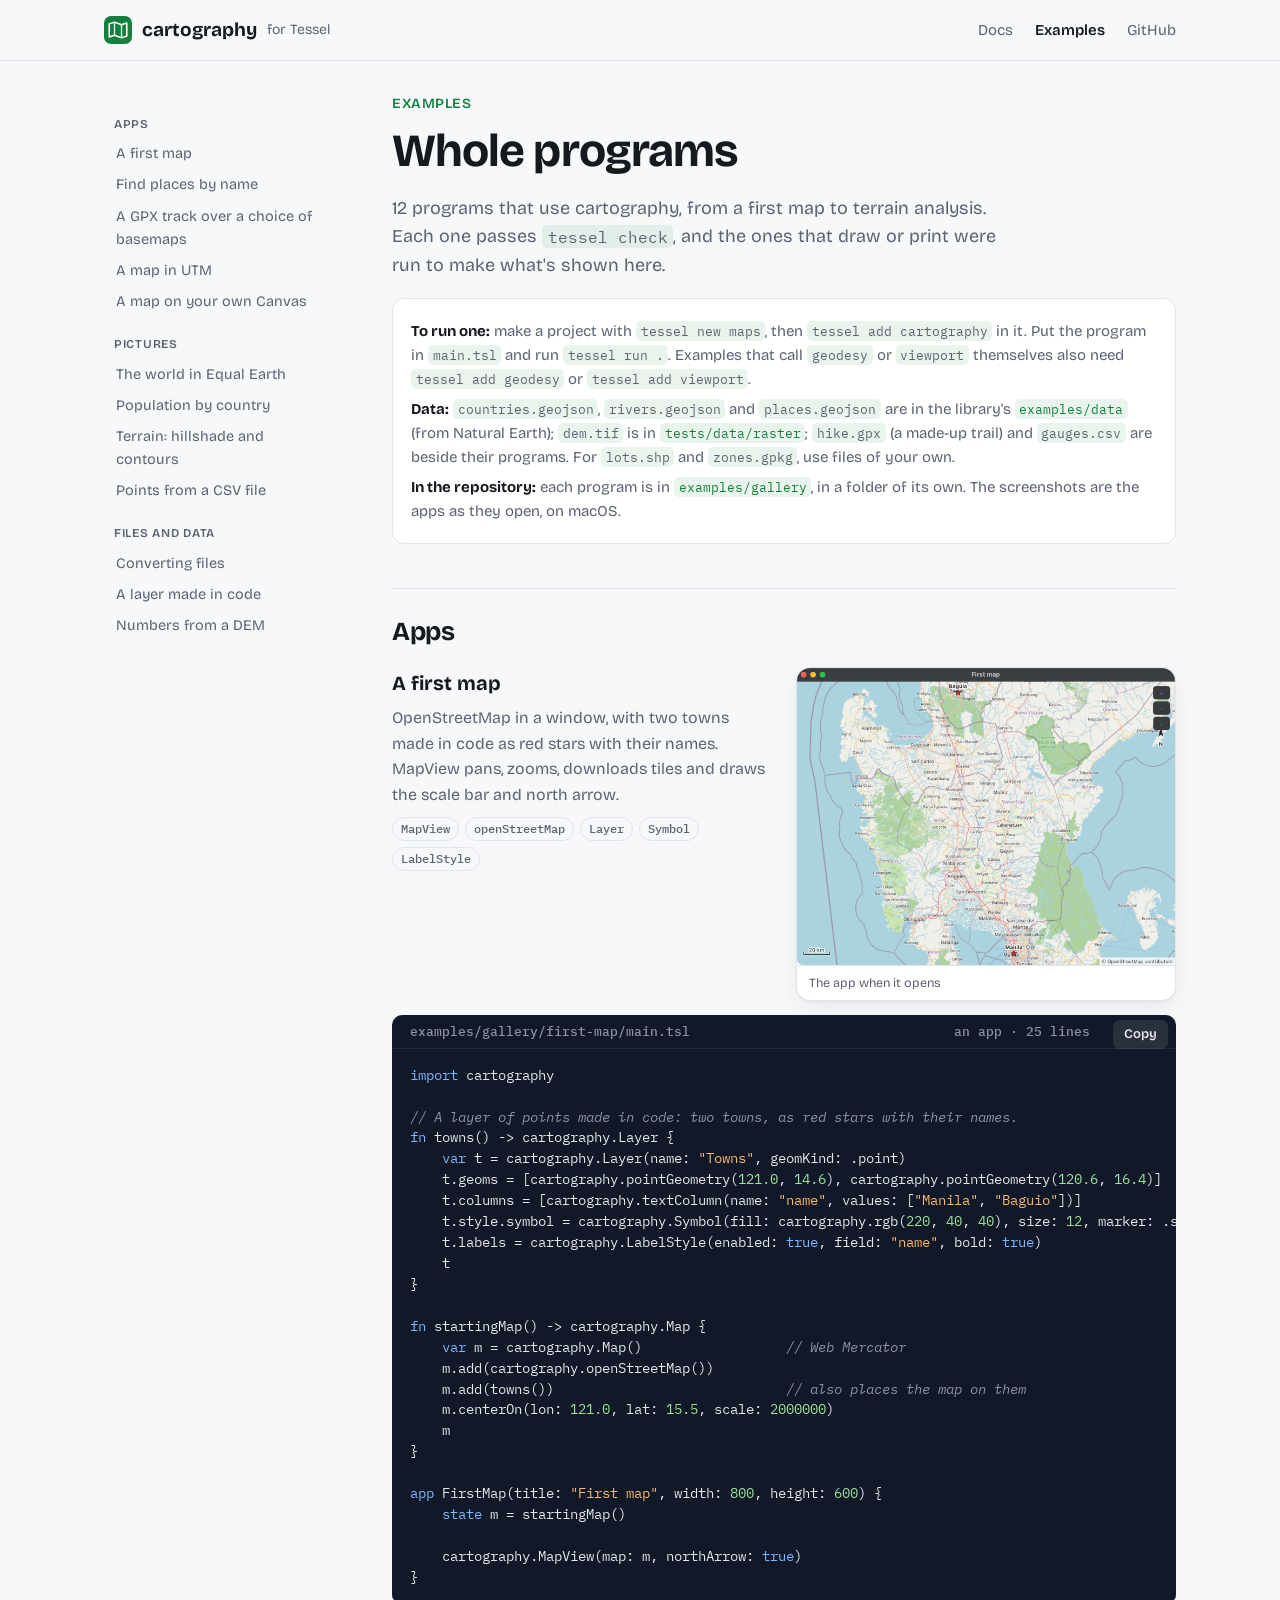
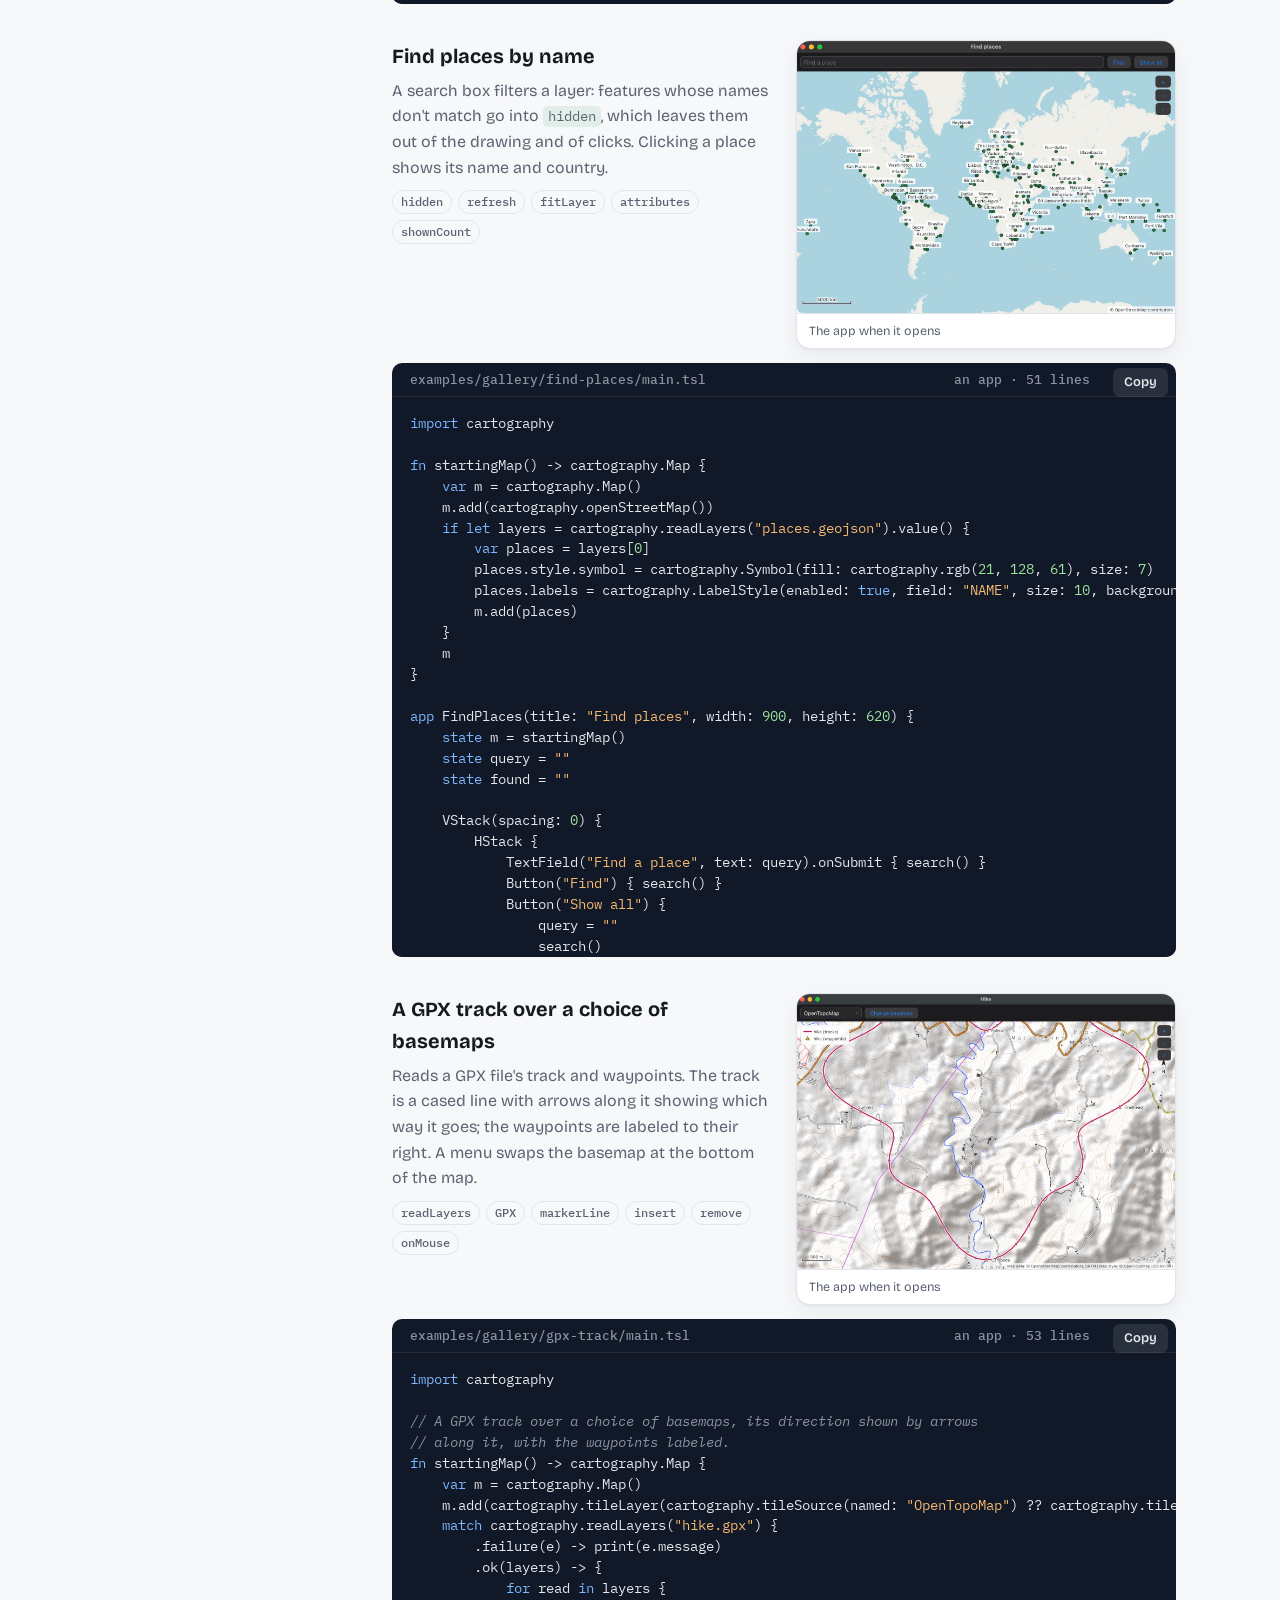
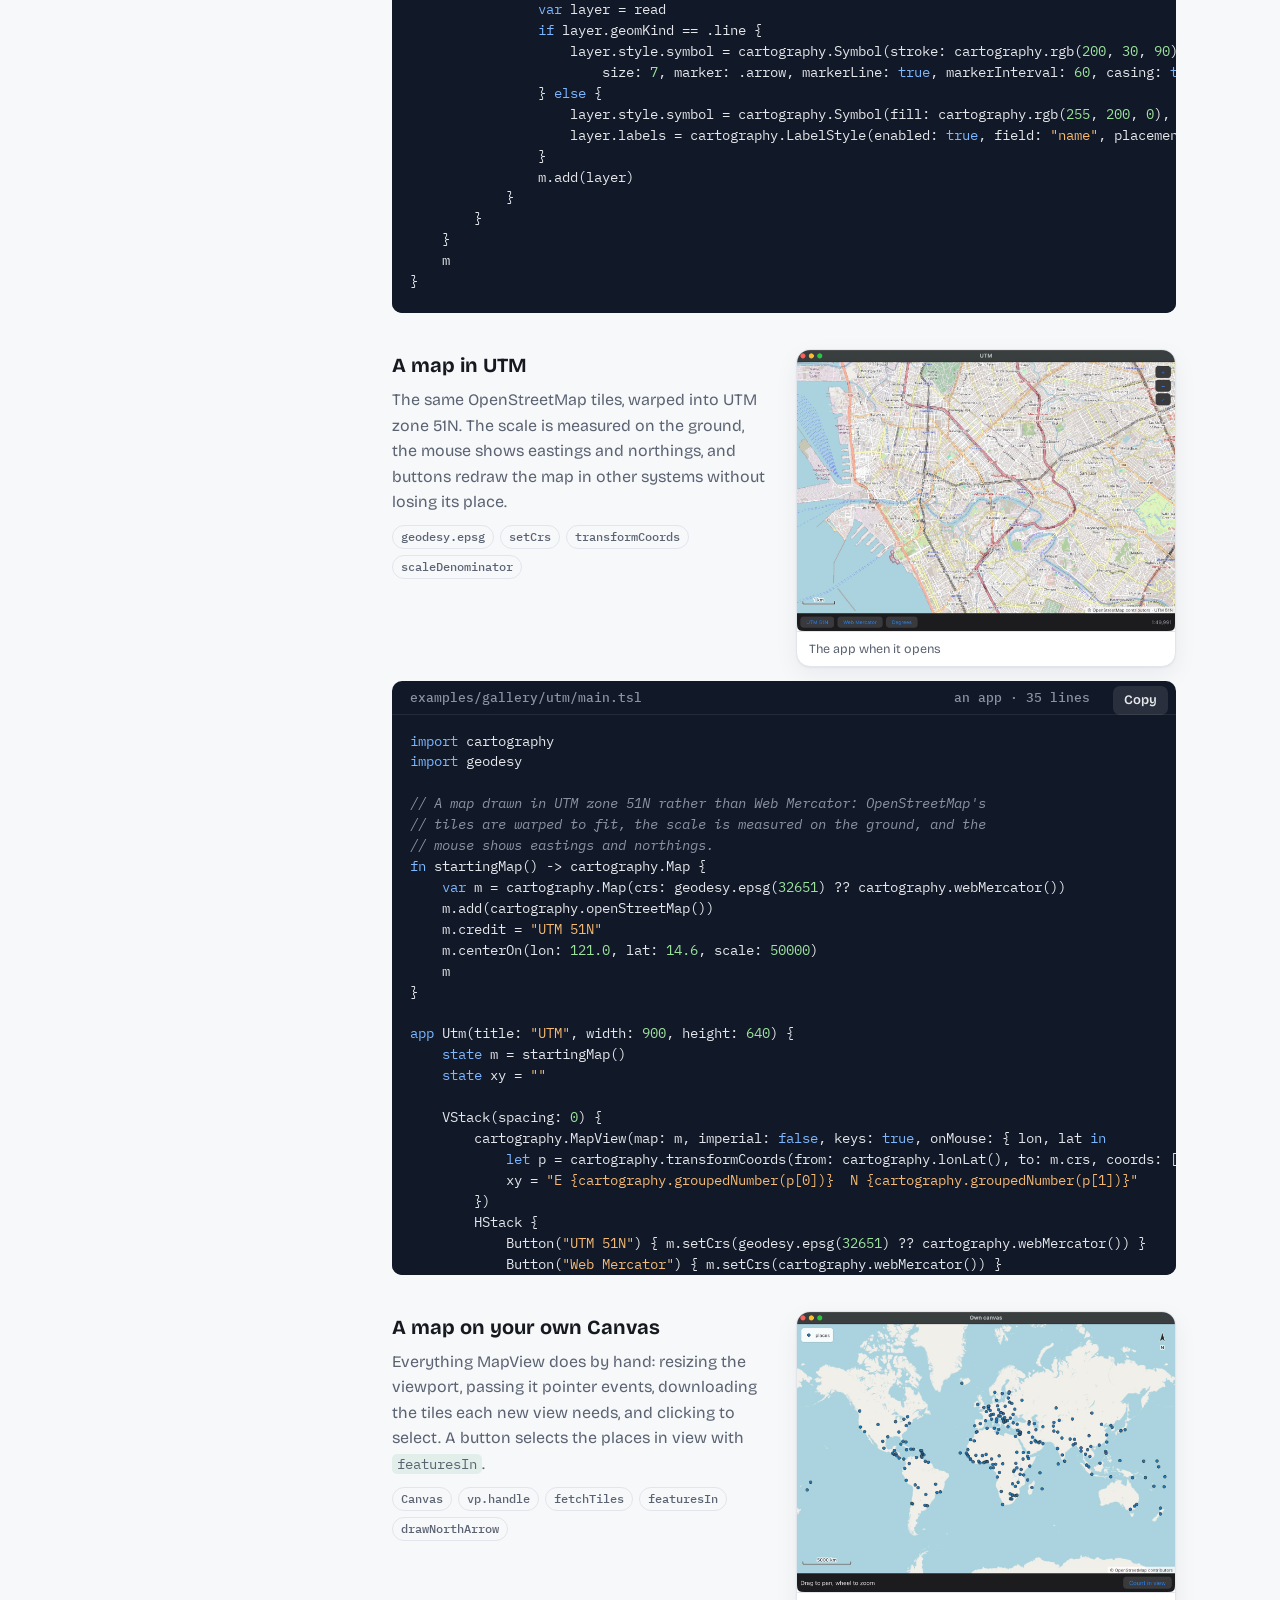
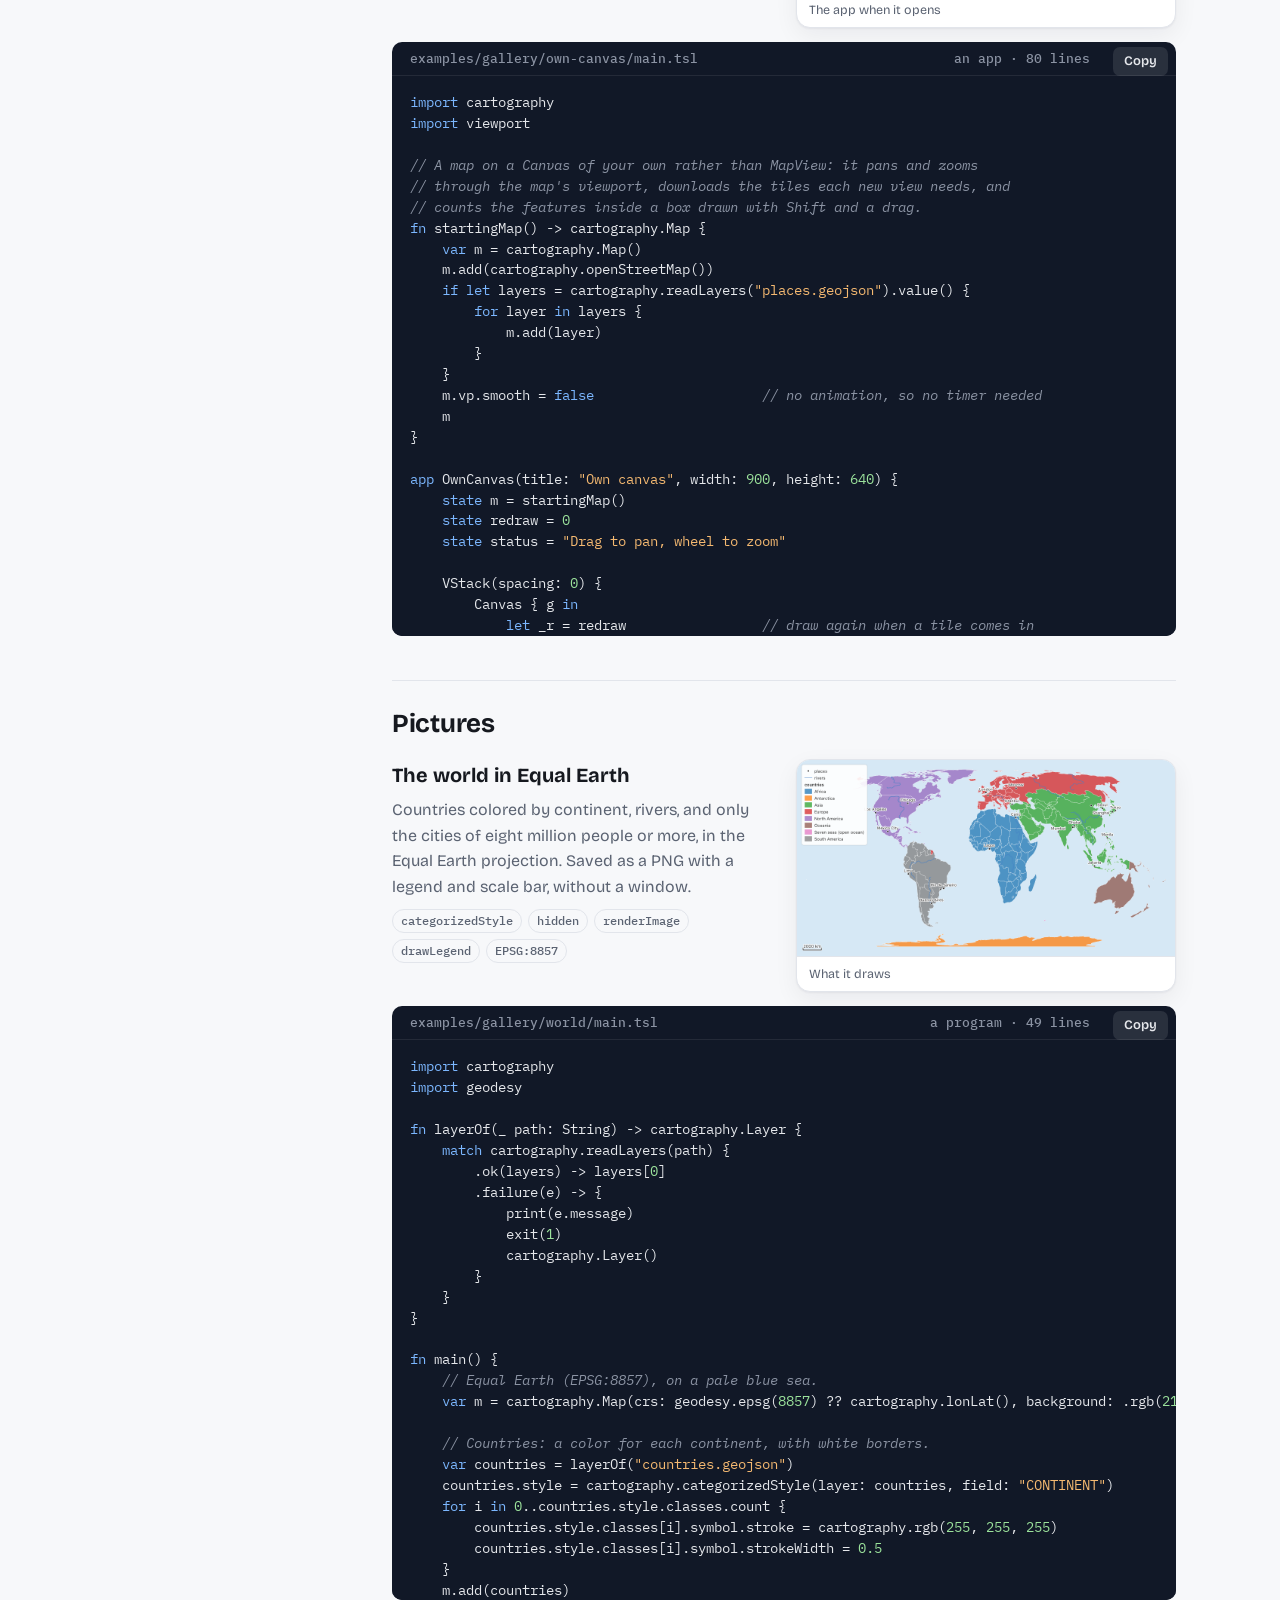
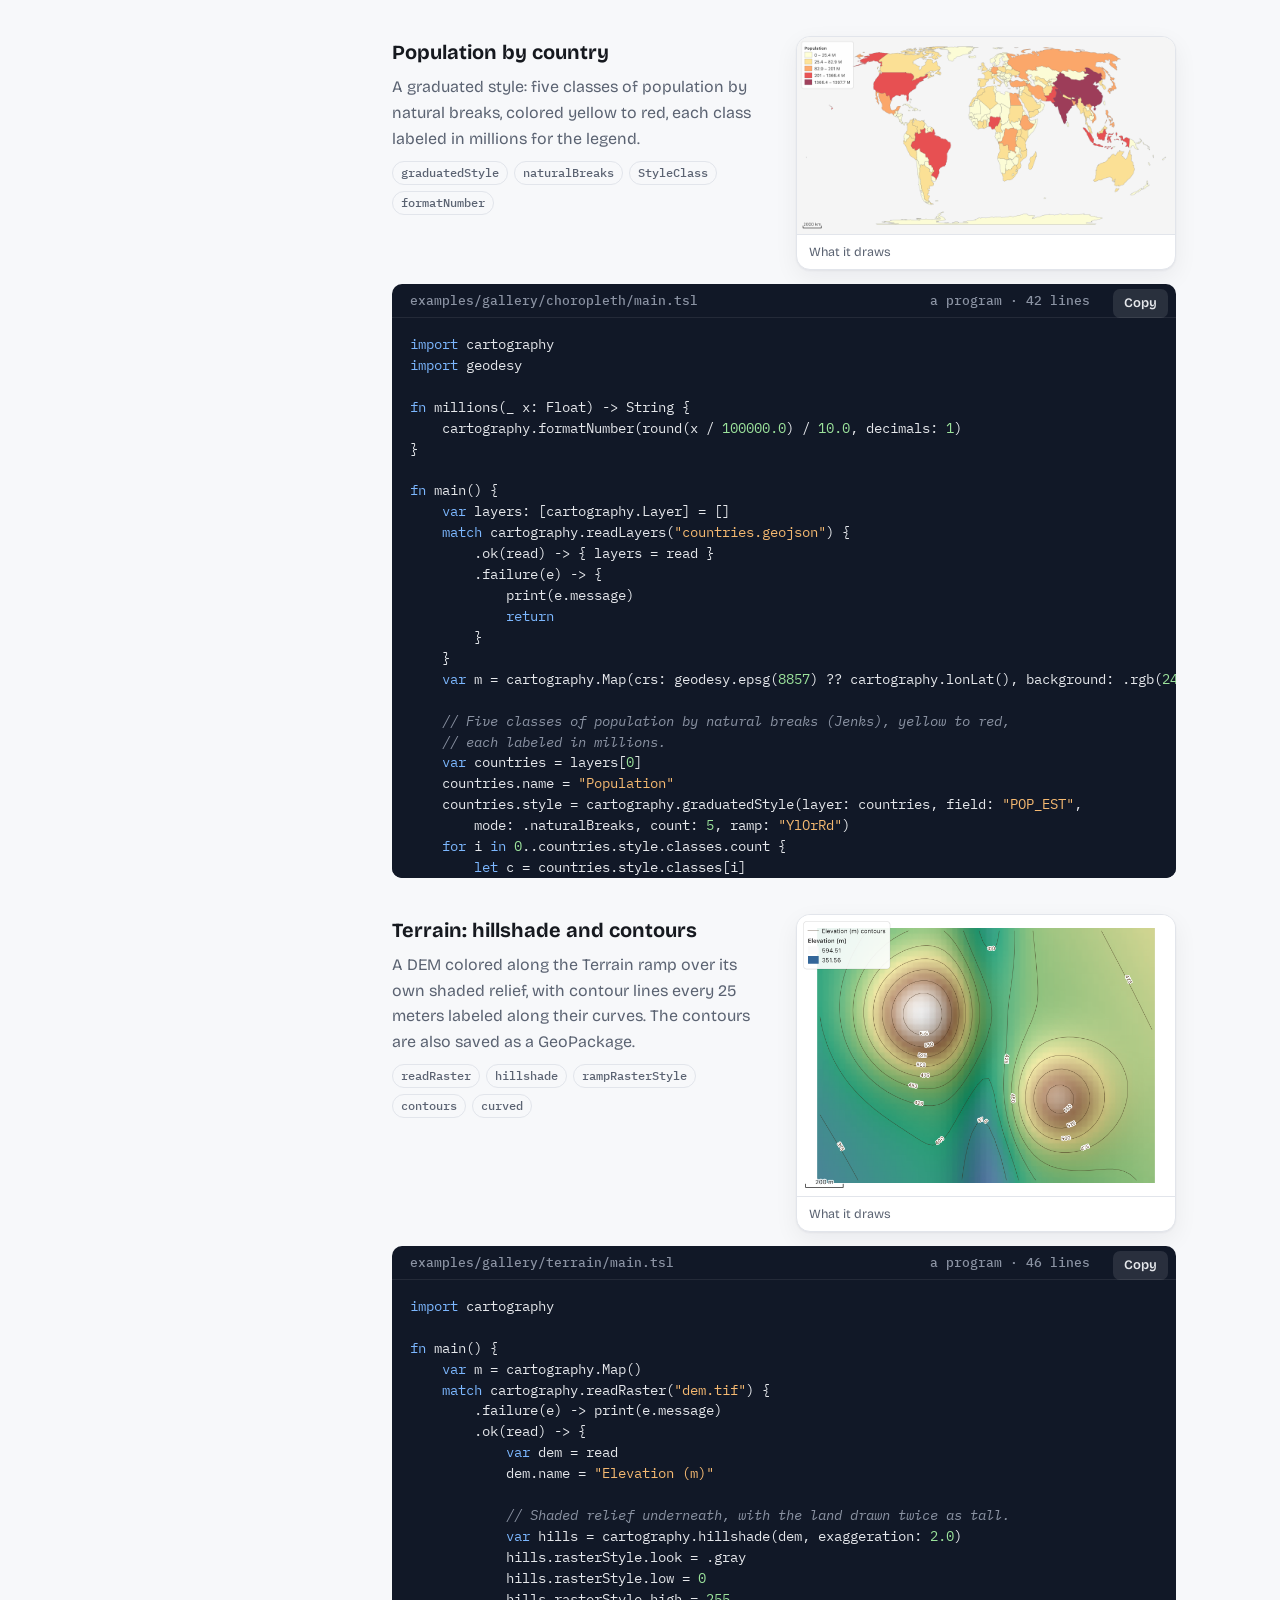
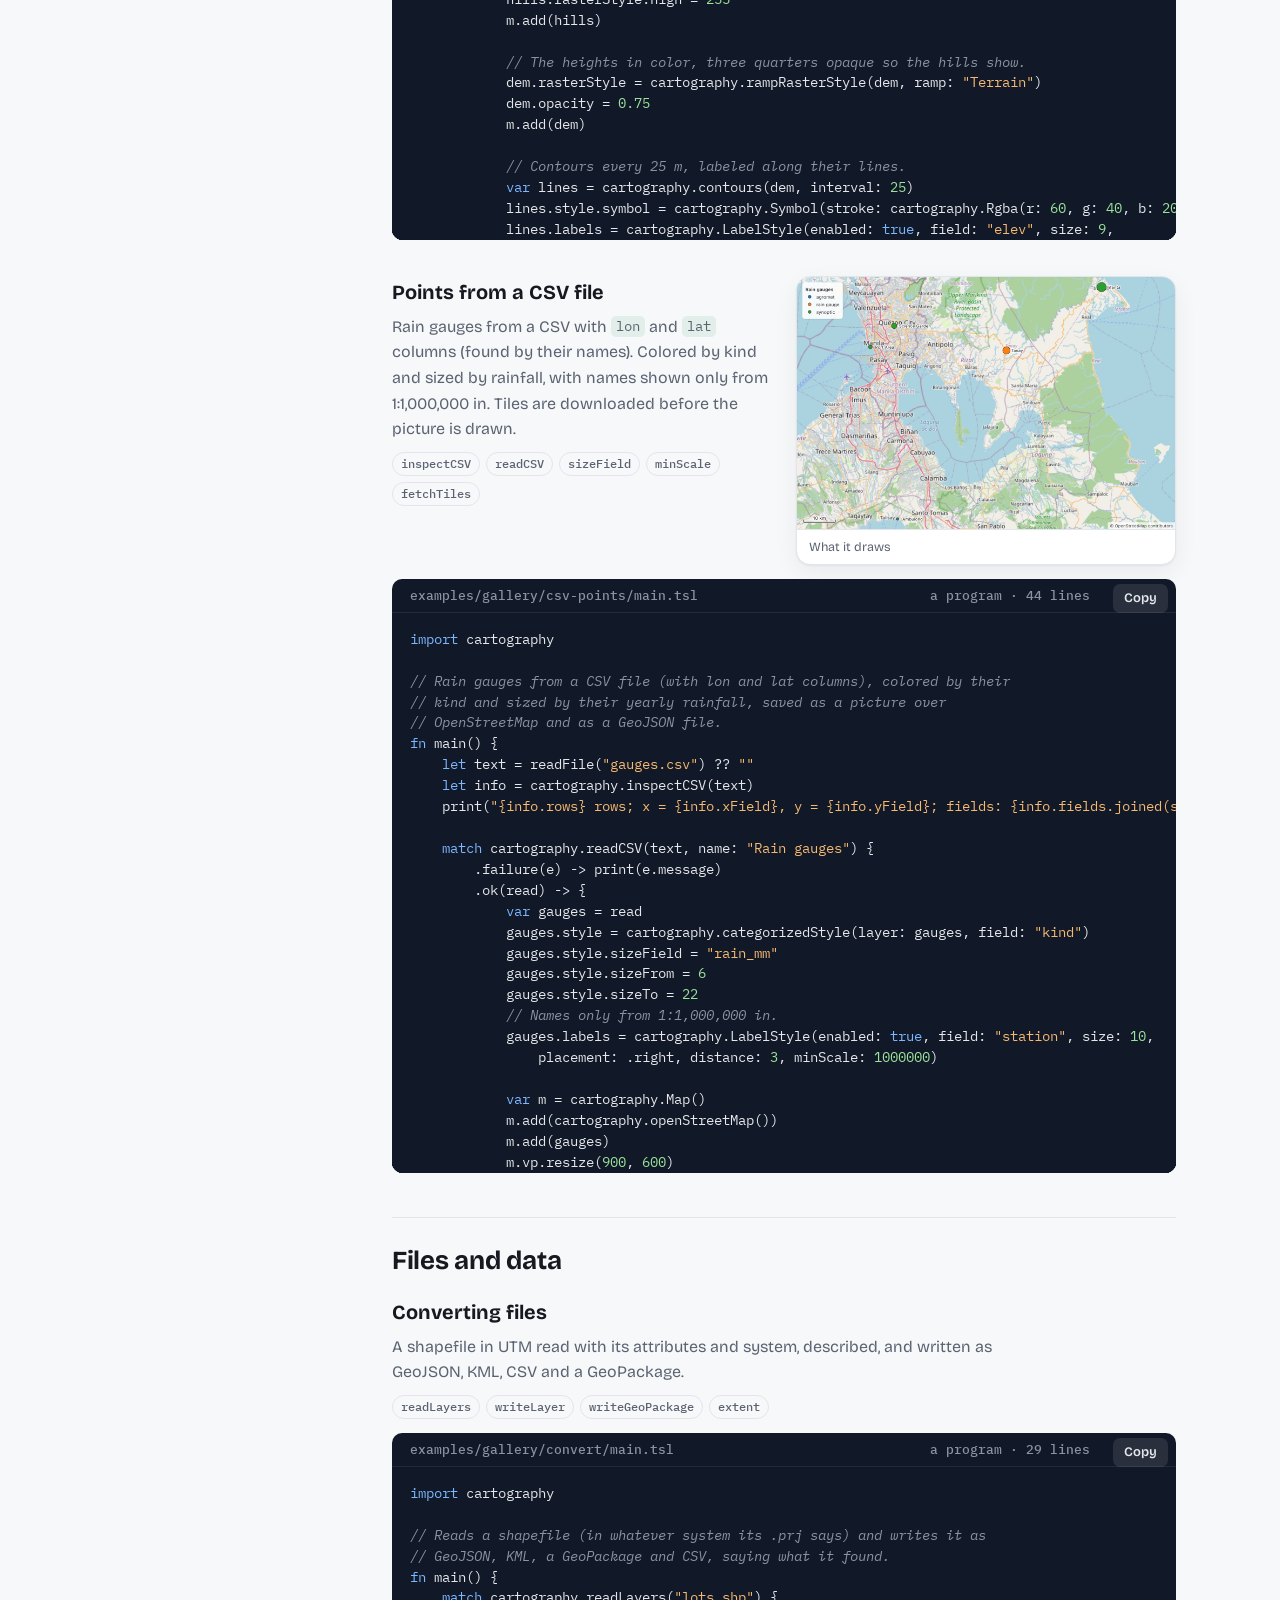
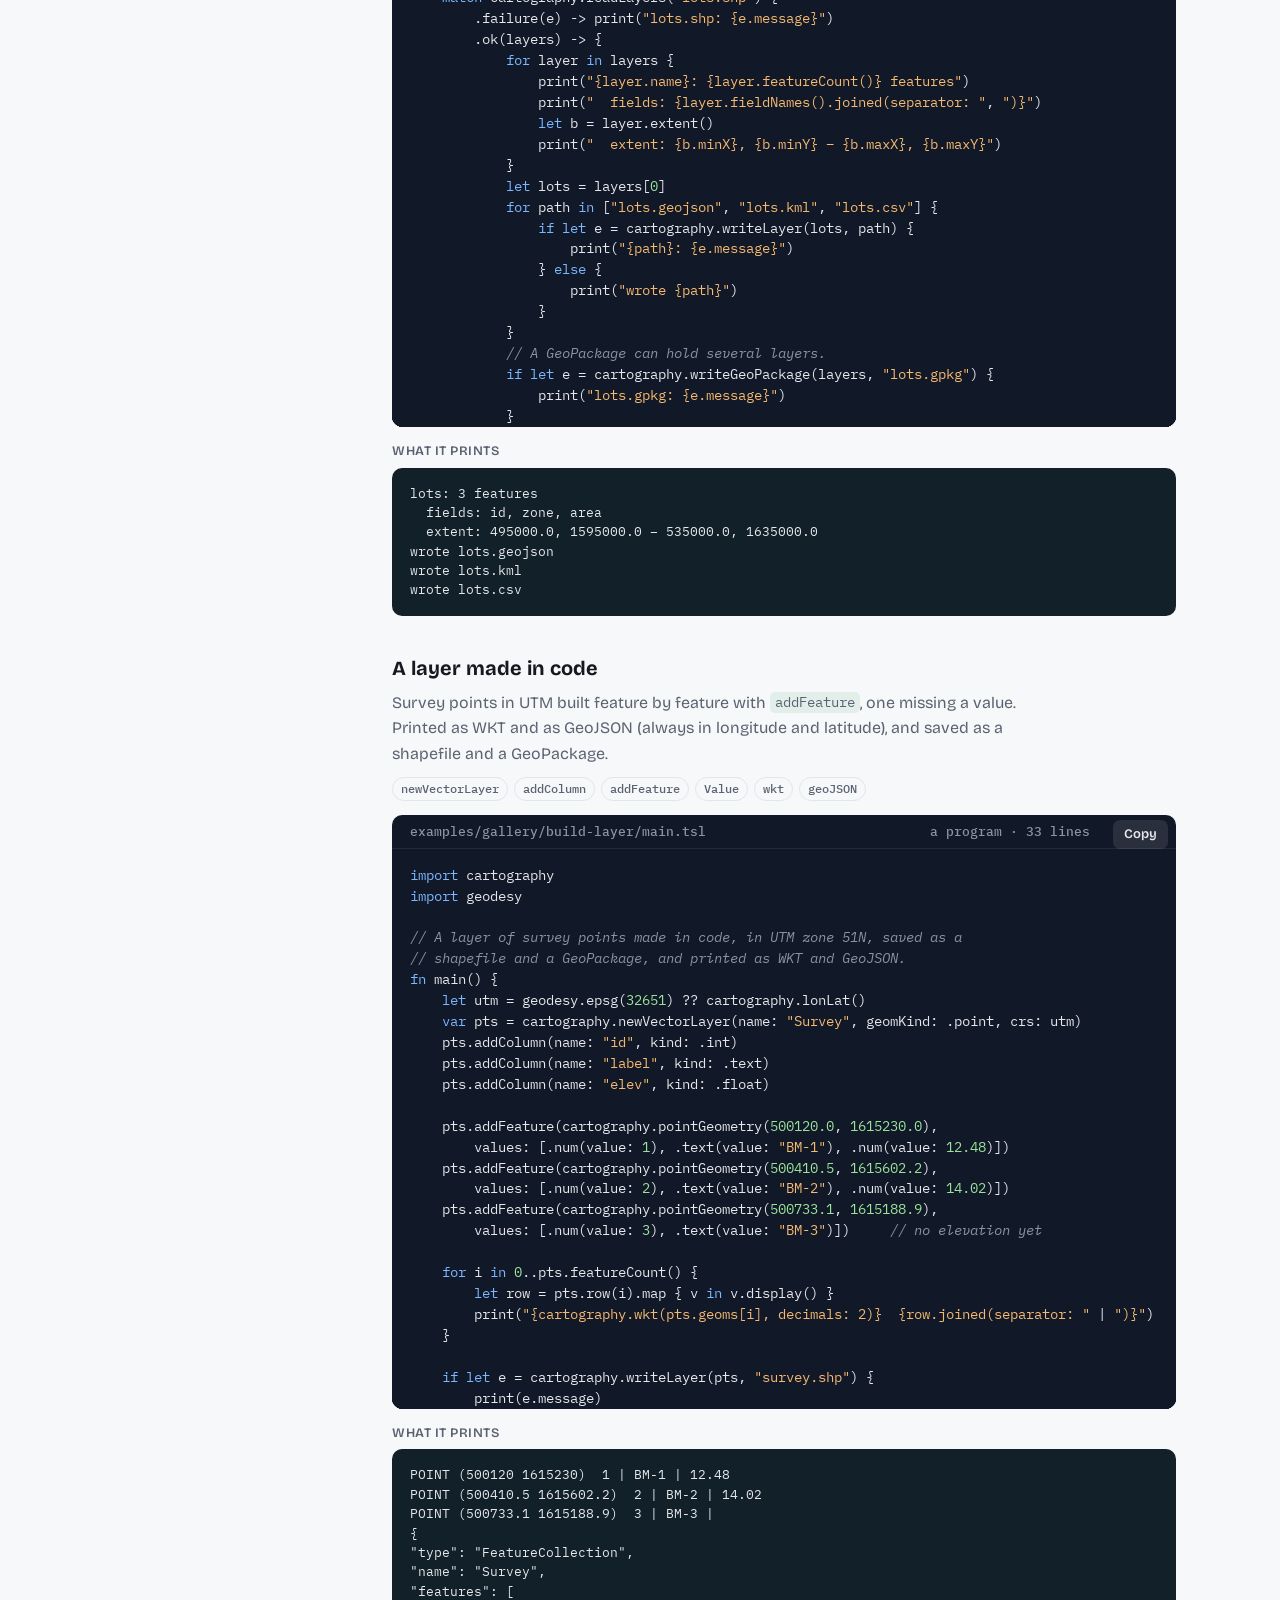
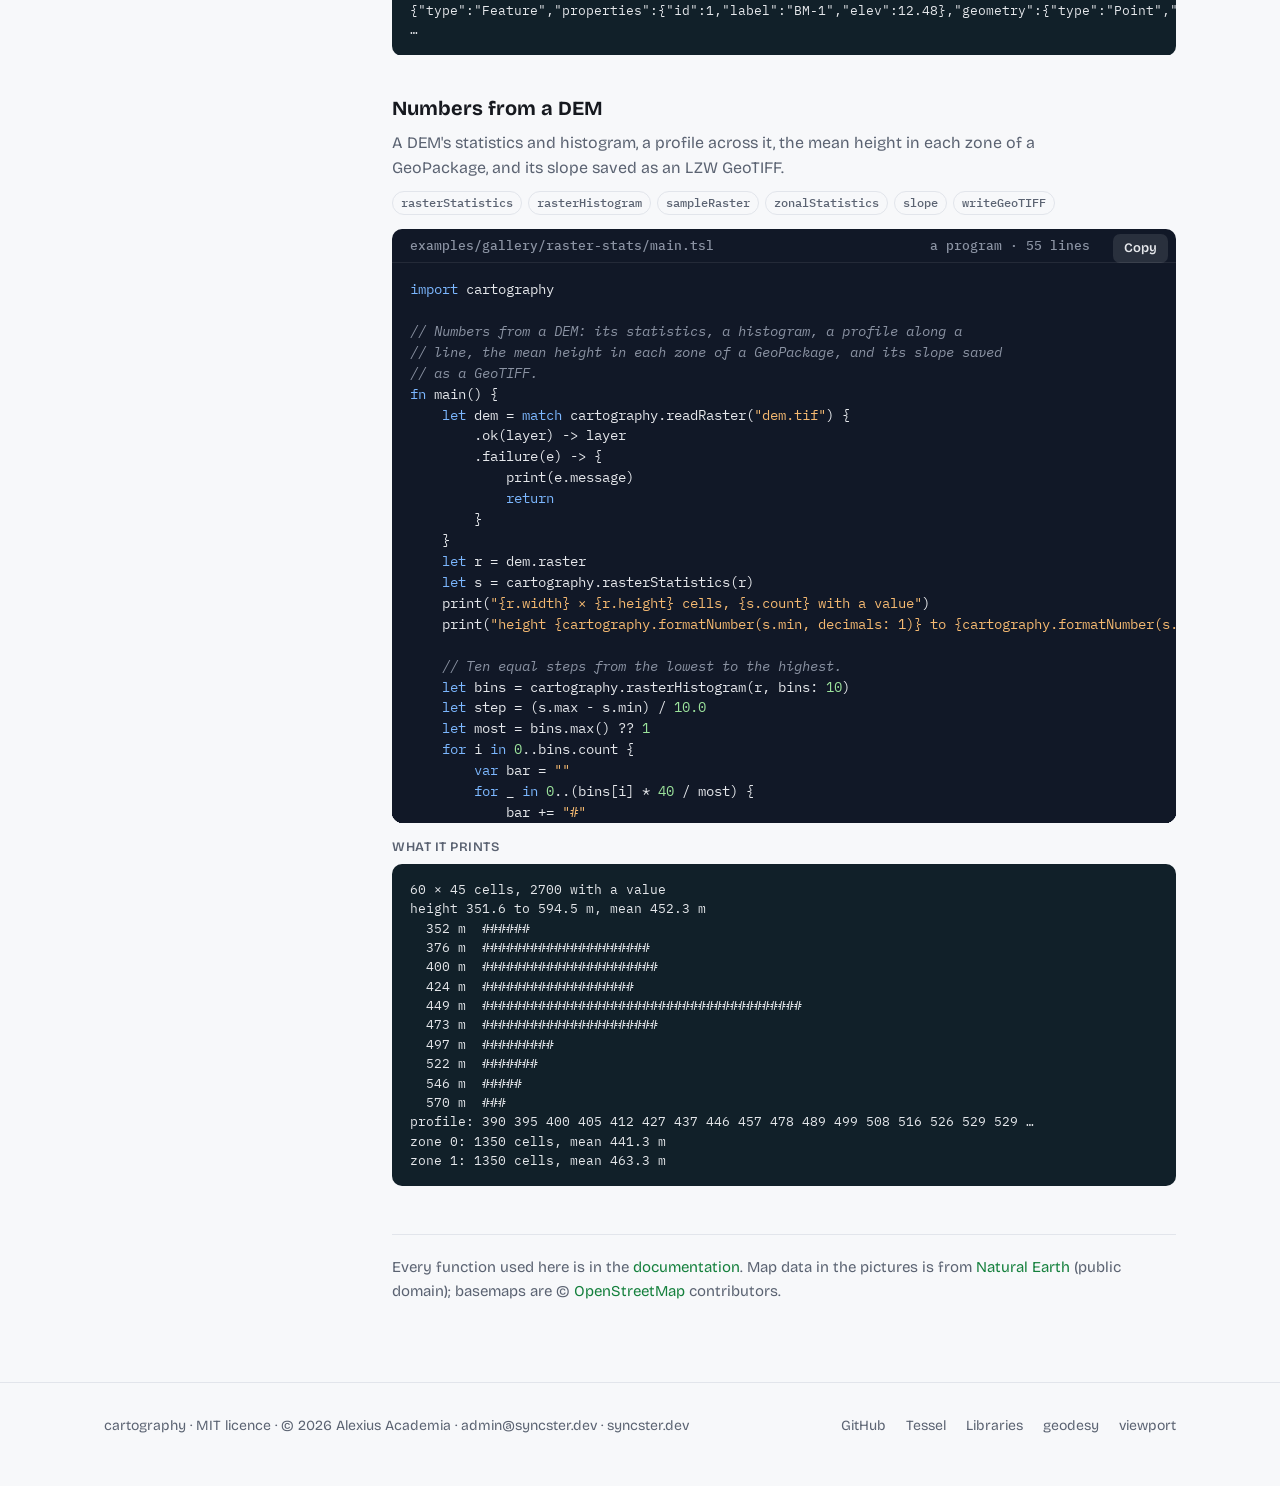
<file: website/examples.html>
<!doctype html>
<!--
  cartography's examples: https://cartography-package.syncster.dev/examples.html
  Every program here passes `tessel check`, and the ones that print or draw
  were run to make what's shown.
  Author: Alexius Academia
  Date: 2026-11-22
-->
<html lang="en">
<head>
  <meta charset="utf-8">
  <meta name="author" content="Alexius Academia">
  <meta name="viewport" content="width=device-width, initial-scale=1">
  <title>Examples · cartography</title>
  <meta name="description" content="Whole Tessel programs that use cartography: map apps, maps saved as pictures, file conversion, layers made in code, terrain and raster statistics.">
  <meta name="theme-color" content="#15803d">
  <link rel="canonical" href="https://cartography-package.syncster.dev/examples.html">
  <meta property="og:type" content="website">
  <meta property="og:site_name" content="cartography">
  <meta property="og:title" content="Examples · cartography">
  <meta property="og:description" content="Whole programs: map apps, maps saved as pictures, files, terrain and raster statistics.">
  <meta property="og:url" content="https://cartography-package.syncster.dev/examples.html">
  <meta property="og:image" content="https://cartography-package.syncster.dev/assets/share.png">
  <meta name="twitter:card" content="summary_large_image">
  <link rel="icon" href="assets/favicon.svg" type="image/svg+xml">
  <link rel="preconnect" href="https://fonts.googleapis.com">
  <link rel="preconnect" href="https://fonts.gstatic.com" crossorigin>
  <link href="https://fonts.googleapis.com/css2?family=Bricolage+Grotesque:opsz,wght@12..96,400;12..96,600;12..96,700&family=IBM+Plex+Mono:wght@400;500&display=swap" rel="stylesheet">
  <link rel="stylesheet" href="styles.css">
</head>
<body>

<header class="top">
  <div class="wrap">
    <a class="brand" href="./">
      <svg viewBox="0 0 32 32" aria-hidden="true"><rect width="32" height="32" rx="8" fill="#15803d"/><path d="M6 9 L12 7 L20 10 L26 8 V23 L20 25 L12 22 L6 24 Z" fill="none" stroke="#fff" stroke-width="1.8" stroke-linejoin="round"/><path d="M12 7 V22 M20 10 V25" stroke="#fff" stroke-width="1.4"/></svg>
      cartography <small>for Tessel</small>
    </a>
    <nav>
      <a href="docs.html">Docs</a>
      <a href="examples.html" aria-current="page">Examples</a>
      <a href="https://github.com/alexiusacademia/cartography">GitHub</a>
    </nav>
  </div>
</header>

<main class="wrap docs-layout">
  <aside class="sidenav">
<p class="navgroup">Apps</p><ul>
<li><a href="#first-map">A first map</a></li>
<li><a href="#find-places">Find places by name</a></li>
<li><a href="#gpx-track">A GPX track over a choice of basemaps</a></li>
<li><a href="#utm">A map in UTM</a></li>
<li><a href="#own-canvas">A map on your own Canvas</a></li>
</ul>
<p class="navgroup">Pictures</p><ul>
<li><a href="#world">The world in Equal Earth</a></li>
<li><a href="#choropleth">Population by country</a></li>
<li><a href="#terrain">Terrain: hillshade and contours</a></li>
<li><a href="#csv-points">Points from a CSV file</a></li>
</ul>
<p class="navgroup">Files and data</p><ul>
<li><a href="#convert">Converting files</a></li>
<li><a href="#build-layer">A layer made in code</a></li>
<li><a href="#raster-stats">Numbers from a DEM</a></li>
</ul>
  </aside>

  <div class="doc-body">
    <header class="doc-head">
      <p class="eyebrow">Examples</p>
      <h1>Whole programs</h1>
      <p class="lede">12 programs that use cartography, from a first map to terrain analysis. Each one passes <code>tessel check</code>, and the ones that draw or print were run to make what's shown here.</p>
      <div class="howto">
        <p><b>To run one:</b> make a project with <code>tessel new maps</code>, then <code>tessel add cartography</code> in it. Put the program in <code>main.tsl</code> and run <code>tessel run .</code>. Examples that call <code>geodesy</code> or <code>viewport</code> themselves also need <code>tessel add geodesy</code> or <code>tessel add viewport</code>.</p>
        <p><b>Data:</b> <code>countries.geojson</code>, <code>rivers.geojson</code> and <code>places.geojson</code> are in the library's <a href="https://github.com/alexiusacademia/cartography/tree/main/examples/data"><code>examples/data</code></a> (from Natural Earth); <code>dem.tif</code> is in <a href="https://github.com/alexiusacademia/cartography/tree/main/tests/data/raster"><code>tests/data/raster</code></a>; <code>hike.gpx</code> (a made-up trail) and <code>gauges.csv</code> are beside their programs. For <code>lots.shp</code> and <code>zones.gpkg</code>, use files of your own.</p>
        <p><b>In the repository:</b> each program is in <a href="https://github.com/alexiusacademia/cartography/tree/main/examples/gallery"><code>examples/gallery</code></a>, in a folder of its own. The screenshots are the apps as they open, on macOS.</p>
      </div>
    </header>

<h2 class="exgroup">Apps</h2>

<article class="program" id="first-map">
<div class="program-head">
<div>
<h3><a href="#first-map">A first map</a></h3>
<p>OpenStreetMap in a window, with two towns made in code as red stars with their names. MapView pans, zooms, downloads tiles and draws the scale bar and north arrow.</p>
<div class="tags"><span>MapView</span><span>openStreetMap</span><span>Layer</span><span>Symbol</span><span>LabelStyle</span></div>
</div>
<figure class="shot"><img src="assets/app-first-map.jpg" width="1400" height="1099" loading="lazy" alt="The First map window: OpenStreetMap over central Luzon with Baguio and Manila as red stars, zoom buttons, a north arrow and a scale bar"><figcaption>The app when it opens</figcaption></figure>
</div>
<div class="code-wrap"><div class="code-bar"><span>examples/gallery/first-map/main.tsl</span><span>an app · 25 lines</span></div>
<pre class="tsl">import cartography

// A layer of points made in code: two towns, as red stars with their names.
fn towns() -&gt; cartography.Layer {
    var t = cartography.Layer(name: "Towns", geomKind: .point)
    t.geoms = [cartography.pointGeometry(121.0, 14.6), cartography.pointGeometry(120.6, 16.4)]
    t.columns = [cartography.textColumn(name: "name", values: ["Manila", "Baguio"])]
    t.style.symbol = cartography.Symbol(fill: cartography.rgb(220, 40, 40), size: 12, marker: .star)
    t.labels = cartography.LabelStyle(enabled: true, field: "name", bold: true)
    t
}

fn startingMap() -&gt; cartography.Map {
    var m = cartography.Map()                  // Web Mercator
    m.add(cartography.openStreetMap())
    m.add(towns())                             // also places the map on them
    m.centerOn(lon: 121.0, lat: 15.5, scale: 2000000)
    m
}

app FirstMap(title: "First map", width: 800, height: 600) {
    state m = startingMap()

    cartography.MapView(map: m, northArrow: true)
}</pre></div>
</article>

<article class="program" id="find-places">
<div class="program-head">
<div>
<h3><a href="#find-places">Find places by name</a></h3>
<p>A search box filters a layer: features whose names don't match go into <code>hidden</code>, which leaves them out of the drawing and of clicks. Clicking a place shows its name and country.</p>
<div class="tags"><span>hidden</span><span>refresh</span><span>fitLayer</span><span>attributes</span><span>shownCount</span></div>
</div>
<figure class="shot"><img src="assets/app-find-places.jpg" width="1400" height="1008" loading="lazy" alt="The Find places window: a search box over a world map of capital cities on OpenStreetMap"><figcaption>The app when it opens</figcaption></figure>
</div>
<div class="code-wrap"><div class="code-bar"><span>examples/gallery/find-places/main.tsl</span><span>an app · 51 lines</span></div>
<pre class="tsl">import cartography

fn startingMap() -&gt; cartography.Map {
    var m = cartography.Map()
    m.add(cartography.openStreetMap())
    if let layers = cartography.readLayers("places.geojson").value() {
        var places = layers[0]
        places.style.symbol = cartography.Symbol(fill: cartography.rgb(21, 128, 61), size: 7)
        places.labels = cartography.LabelStyle(enabled: true, field: "NAME", size: 10, background: true)
        m.add(places)
    }
    m
}

app FindPlaces(title: "Find places", width: 900, height: 620) {
    state m = startingMap()
    state query = ""
    state found = ""

    VStack(spacing: 0) {
        HStack {
            TextField("Find a place", text: query).onSubmit { search() }
            Button("Find") { search() }
            Button("Show all") {
                query = ""
                search()
            }
            Text(found).color(.secondary)
        }
        .padding(8)
        cartography.MapView(map: m) { hit in
            if let h = hit {
                found = m.attributes(h).filter { p in p.0 == "NAME" || p.0 == "ADM0NAME" }
                    .map { p in p.1 }.joined(separator: ", ")
            }
        }
    }

    // Hides the places whose names don't have the query in them, then
    // shows the ones that are left.
    fn search() {
        if let i = m.layerIndex(named: "places") {
            let q = query.trim().lowercase()
            let names = m.layers[i].columnIndex("NAME") ?? 0
            m.layers[i].hidden = m.layers[i].columns[names].texts.map { n in q != "" &amp;&amp; !n.lowercase().contains(q) }
            m.refresh(i)
            found = "{m.layers[i].shownCount()} places"
            m.fitLayer(i)
        }
    }
}</pre></div>
</article>

<article class="program" id="gpx-track">
<div class="program-head">
<div>
<h3><a href="#gpx-track">A GPX track over a choice of basemaps</a></h3>
<p>Reads a GPX file's track and waypoints. The track is a cased line with arrows along it showing which way it goes; the waypoints are labeled to their right. A menu swaps the basemap at the bottom of the map.</p>
<div class="tags"><span>readLayers</span><span>GPX</span><span>markerLine</span><span>insert</span><span>remove</span><span>onMouse</span></div>
</div>
<figure class="shot"><img src="assets/app-gpx-track.jpg" width="1400" height="1019" loading="lazy" alt="The Hike window: a red loop trail with arrows along it over OpenTopoMap, waypoints labeled, a basemap menu and a legend"><figcaption>The app when it opens</figcaption></figure>
</div>
<div class="code-wrap"><div class="code-bar"><span>examples/gallery/gpx-track/main.tsl</span><span>an app · 53 lines</span></div>
<pre class="tsl">import cartography

// A GPX track over a choice of basemaps, its direction shown by arrows
// along it, with the waypoints labeled.
fn startingMap() -&gt; cartography.Map {
    var m = cartography.Map()
    m.add(cartography.tileLayer(cartography.tileSource(named: "OpenTopoMap") ?? cartography.tileSources()[0]))
    match cartography.readLayers("hike.gpx") {
        .failure(e) -&gt; print(e.message)
        .ok(layers) -&gt; {
            for read in layers {
                var layer = read
                if layer.geomKind == .line {
                    layer.style.symbol = cartography.Symbol(stroke: cartography.rgb(200, 30, 90), strokeWidth: 3,
                        size: 7, marker: .arrow, markerLine: true, markerInterval: 60, casing: true)
                } else {
                    layer.style.symbol = cartography.Symbol(fill: cartography.rgb(255, 200, 0), size: 10, marker: .triangle)
                    layer.labels = cartography.LabelStyle(enabled: true, field: "name", placement: .right, distance: 4)
                }
                m.add(layer)
            }
        }
    }
    m
}

app Hike(title: "Hike", width: 1000, height: 700) {
    state m = startingMap()
    state basemap = "OpenTopoMap"
    state place = ""

    VStack(spacing: 0) {
        HStack {
            Picker(selection: basemap, style: .menu) {
                Text("OpenTopoMap").tag("OpenTopoMap")
                Text("OpenStreetMap").tag("OpenStreetMap")
                Text("Esri World Imagery").tag("Esri World Imagery")
            }
            Button("Change basemap") {
                if let s = cartography.tileSource(named: basemap) {
                    m.remove(at: 0)
                    m.insert(cartography.tileLayer(s), at: 0)
                }
            }
            Spacer()
            Text(place).color(.secondary)
        }
        .padding(8)
        cartography.MapView(map: m, northArrow: true, legend: true, onMouse: { lon, lat in
            place = "{lat.formatted(decimals: 5)}, {lon.formatted(decimals: 5)}"
        })
    }
}</pre></div>
</article>

<article class="program" id="utm">
<div class="program-head">
<div>
<h3><a href="#utm">A map in UTM</a></h3>
<p>The same OpenStreetMap tiles, warped into UTM zone 51N. The scale is measured on the ground, the mouse shows eastings and northings, and buttons redraw the map in other systems without losing its place.</p>
<div class="tags"><span>geodesy.epsg</span><span>setCrs</span><span>transformCoords</span><span>scaleDenominator</span></div>
</div>
<figure class="shot"><img src="assets/app-utm.jpg" width="1400" height="1039" loading="lazy" alt="The UTM window: OpenStreetMap over Manila warped into UTM zone 51N at 1:49,991, with buttons for other systems"><figcaption>The app when it opens</figcaption></figure>
</div>
<div class="code-wrap"><div class="code-bar"><span>examples/gallery/utm/main.tsl</span><span>an app · 35 lines</span></div>
<pre class="tsl">import cartography
import geodesy

// A map drawn in UTM zone 51N rather than Web Mercator: OpenStreetMap's
// tiles are warped to fit, the scale is measured on the ground, and the
// mouse shows eastings and northings.
fn startingMap() -&gt; cartography.Map {
    var m = cartography.Map(crs: geodesy.epsg(32651) ?? cartography.webMercator())
    m.add(cartography.openStreetMap())
    m.credit = "UTM 51N"
    m.centerOn(lon: 121.0, lat: 14.6, scale: 50000)
    m
}

app Utm(title: "UTM", width: 900, height: 640) {
    state m = startingMap()
    state xy = ""

    VStack(spacing: 0) {
        cartography.MapView(map: m, imperial: false, keys: true, onMouse: { lon, lat in
            let p = cartography.transformCoords(from: cartography.lonLat(), to: m.crs, coords: [lon, lat])
            xy = "E {cartography.groupedNumber(p[0])}  N {cartography.groupedNumber(p[1])}"
        })
        HStack {
            Button("UTM 51N") { m.setCrs(geodesy.epsg(32651) ?? cartography.webMercator()) }
            Button("Web Mercator") { m.setCrs(cartography.webMercator()) }
            Button("Degrees") { m.setCrs(cartography.lonLat()) }
            Spacer()
            Text(xy)
            Text("1:{cartography.groupedNumber(m.scaleDenominator())}").color(.secondary)
        }
        .font(size: 12)
        .padding(8)
    }
}</pre></div>
</article>

<article class="program" id="own-canvas">
<div class="program-head">
<div>
<h3><a href="#own-canvas">A map on your own Canvas</a></h3>
<p>Everything MapView does by hand: resizing the viewport, passing it pointer events, downloading the tiles each new view needs, and clicking to select. A button selects the places in view with <code>featuresIn</code>.</p>
<div class="tags"><span>Canvas</span><span>vp.handle</span><span>fetchTiles</span><span>featuresIn</span><span>drawNorthArrow</span></div>
</div>
<figure class="shot"><img src="assets/app-own-canvas.jpg" width="1400" height="1039" loading="lazy" alt="The Own canvas window: the world's capitals over OpenStreetMap with a legend, north arrow, scale bar and a Count in view button"><figcaption>The app when it opens</figcaption></figure>
</div>
<div class="code-wrap"><div class="code-bar"><span>examples/gallery/own-canvas/main.tsl</span><span>an app · 80 lines</span></div>
<pre class="tsl">import cartography
import viewport

// A map on a Canvas of your own rather than MapView: it pans and zooms
// through the map's viewport, downloads the tiles each new view needs, and
// counts the features inside a box drawn with Shift and a drag.
fn startingMap() -&gt; cartography.Map {
    var m = cartography.Map()
    m.add(cartography.openStreetMap())
    if let layers = cartography.readLayers("places.geojson").value() {
        for layer in layers {
            m.add(layer)
        }
    }
    m.vp.smooth = false                     // no animation, so no timer needed
    m
}

app OwnCanvas(title: "Own canvas", width: 900, height: 640) {
    state m = startingMap()
    state redraw = 0
    state status = "Drag to pan, wheel to zoom"

    VStack(spacing: 0) {
        Canvas { g in
            let _r = redraw                 // draw again when a tile comes in
            m.draw(g)
            viewport.drawZoomBox(g, m.vp)
            cartography.drawMapScaleBar(g, m, x: 14, y: g.height - 22)
            cartography.drawNorthArrow(g, m, x: g.width - 30, y: 34)
            let _size = cartography.drawLegend(g, m, x: 10, y: 10, maxEntries: 12)
        }
        .onResize { w, h in
            m.vp.resize(w, h)
            fetch()
        }
        .onPointer { e in
            if m.vp.handle(e) {
                fetch()
            }
            if e.kind == .up &amp;&amp; e.button == .left &amp;&amp; e.clicks == 1 {
                if let h = m.featureAt(e.x, e.y) {
                    m.select(layer: h.layer, rows: [h.row])
                    status = "{m.layers[h.layer].name}, row {h.row}"
                } else {
                    m.clearSelection()
                }
            }
        }
        HStack {
            Text(status)
            Spacer()
            Button("Count in view") { countInView() }
        }
        .padding(8)
    }

    // Starts downloading the tiles the view needs and isn't showing yet.
    fn fetch() {
        let started = cartography.fetchTiles(m, userAgent: "OwnCanvas/1.0", arrived: { path, ok in
            m.loading.remove(path)
            redraw += 1
        }) { paths in
            if cartography.warpTileLayers(m) {     // only for maps not in Web Mercator
                redraw += 1
            }
        }
        for path in started {
            m.loading.insert(path)
        }
    }

    // How many features of the top layer are in the view.
    fn countInView() {
        let top = m.layers.count - 1
        let rows = m.featuresIn(layer: top, 0, 0, m.vp.width, m.vp.height)
        m.select(layer: top, rows: rows)
        status = "{rows.count} of {m.layers[top].featureCount()} in view"
    }
}</pre></div>
</article>

<h2 class="exgroup">Pictures</h2>

<article class="program" id="world">
<div class="program-head">
<div>
<h3><a href="#world">The world in Equal Earth</a></h3>
<p>Countries colored by continent, rivers, and only the cities of eight million people or more, in the Equal Earth projection. Saved as a PNG with a legend and scale bar, without a window.</p>
<div class="tags"><span>categorizedStyle</span><span>hidden</span><span>renderImage</span><span>drawLegend</span><span>EPSG:8857</span></div>
</div>
<figure class="shot"><img src="assets/world.png" width="2000" height="1040" loading="lazy" alt="The world in Equal Earth, countries colored by continent, with rivers and the largest cities"><figcaption>What it draws</figcaption></figure>
</div>
<div class="code-wrap"><div class="code-bar"><span>examples/gallery/world/main.tsl</span><span>a program · 49 lines</span></div>
<pre class="tsl">import cartography
import geodesy

fn layerOf(_ path: String) -&gt; cartography.Layer {
    match cartography.readLayers(path) {
        .ok(layers) -&gt; layers[0]
        .failure(e) -&gt; {
            print(e.message)
            exit(1)
            cartography.Layer()
        }
    }
}

fn main() {
    // Equal Earth (EPSG:8857), on a pale blue sea.
    var m = cartography.Map(crs: geodesy.epsg(8857) ?? cartography.lonLat(), background: .rgb(214, 232, 245))

    // Countries: a color for each continent, with white borders.
    var countries = layerOf("countries.geojson")
    countries.style = cartography.categorizedStyle(layer: countries, field: "CONTINENT")
    for i in 0..countries.style.classes.count {
        countries.style.classes[i].symbol.stroke = cartography.rgb(255, 255, 255)
        countries.style.classes[i].symbol.strokeWidth = 0.5
    }
    m.add(countries)

    var rivers = layerOf("rivers.geojson")
    rivers.style.symbol = cartography.Symbol(stroke: cartography.rgb(70, 130, 200), strokeWidth: 1.0)
    m.add(rivers)

    // Only the cities of eight million people or more.
    var places = layerOf("places.geojson")
    let pop = places.columnIndex("POP_MAX") ?? 0
    places.hidden = places.columns[pop].nums.map { p in p &lt; 8000000.0 }
    places.style.symbol = cartography.Symbol(fill: cartography.rgb(40, 40, 40), stroke: cartography.rgb(255, 255, 255), size: 5)
    places.labels = cartography.LabelStyle(enabled: true, field: "NAME", size: 10)
    m.add(places)

    m.vp.resize(1000, 520)
    m.vp.smooth = false
    m.fitAll()
    let ok = renderImage(path: "world.png", width: 1000, height: 520, scale: 2) { g in
        m.draw(g)
        let _size = cartography.drawLegend(g, m, x: 12, y: 12)
        cartography.drawMapScaleBar(g, m, x: 16, y: 504)
    }
    print("world.png: {ok}")
}</pre></div>
</article>

<article class="program" id="choropleth">
<div class="program-head">
<div>
<h3><a href="#choropleth">Population by country</a></h3>
<p>A graduated style: five classes of population by natural breaks, colored yellow to red, each class labeled in millions for the legend.</p>
<div class="tags"><span>graduatedStyle</span><span>naturalBreaks</span><span>StyleClass</span><span>formatNumber</span></div>
</div>
<figure class="shot"><img src="assets/population.png" width="2000" height="1040" loading="lazy" alt="Population by country in five classes from pale yellow to dark red"><figcaption>What it draws</figcaption></figure>
</div>
<div class="code-wrap"><div class="code-bar"><span>examples/gallery/choropleth/main.tsl</span><span>a program · 42 lines</span></div>
<pre class="tsl">import cartography
import geodesy

fn millions(_ x: Float) -&gt; String {
    cartography.formatNumber(round(x / 100000.0) / 10.0, decimals: 1)
}

fn main() {
    var layers: [cartography.Layer] = []
    match cartography.readLayers("countries.geojson") {
        .ok(read) -&gt; { layers = read }
        .failure(e) -&gt; {
            print(e.message)
            return
        }
    }
    var m = cartography.Map(crs: geodesy.epsg(8857) ?? cartography.lonLat(), background: .rgb(245, 245, 245))

    // Five classes of population by natural breaks (Jenks), yellow to red,
    // each labeled in millions.
    var countries = layers[0]
    countries.name = "Population"
    countries.style = cartography.graduatedStyle(layer: countries, field: "POP_EST",
        mode: .naturalBreaks, count: 5, ramp: "YlOrRd")
    for i in 0..countries.style.classes.count {
        let c = countries.style.classes[i]
        countries.style.classes[i].label = "{millions(c.lower)} – {millions(c.upper)} M"
        countries.style.classes[i].symbol.stroke = cartography.rgb(120, 120, 120)
        countries.style.classes[i].symbol.strokeWidth = 0.4
    }
    m.add(countries)

    m.vp.resize(1000, 520)
    m.vp.smooth = false
    m.fitAll()
    let ok = renderImage(path: "population.png", width: 1000, height: 520, scale: 2) { g in
        m.draw(g)
        let _size = cartography.drawLegend(g, m, x: 12, y: 12)
        cartography.drawMapScaleBar(g, m, x: 16, y: 504)
    }
    print("population.png: {ok}")
}</pre></div>
</article>

<article class="program" id="terrain">
<div class="program-head">
<div>
<h3><a href="#terrain">Terrain: hillshade and contours</a></h3>
<p>A DEM colored along the Terrain ramp over its own shaded relief, with contour lines every 25 meters labeled along their curves. The contours are also saved as a GeoPackage.</p>
<div class="tags"><span>readRaster</span><span>hillshade</span><span>rampRasterStyle</span><span>contours</span><span>curved</span></div>
</div>
<figure class="shot"><img src="assets/terrain.png" width="1400" height="1040" loading="lazy" alt="A DEM colored by height over its hillshade, with labeled contour lines"><figcaption>What it draws</figcaption></figure>
</div>
<div class="code-wrap"><div class="code-bar"><span>examples/gallery/terrain/main.tsl</span><span>a program · 46 lines</span></div>
<pre class="tsl">import cartography

fn main() {
    var m = cartography.Map()
    match cartography.readRaster("dem.tif") {
        .failure(e) -&gt; print(e.message)
        .ok(read) -&gt; {
            var dem = read
            dem.name = "Elevation (m)"

            // Shaded relief underneath, with the land drawn twice as tall.
            var hills = cartography.hillshade(dem, exaggeration: 2.0)
            hills.rasterStyle.look = .gray
            hills.rasterStyle.low = 0
            hills.rasterStyle.high = 255
            m.add(hills)

            // The heights in color, three quarters opaque so the hills show.
            dem.rasterStyle = cartography.rampRasterStyle(dem, ramp: "Terrain")
            dem.opacity = 0.75
            m.add(dem)

            // Contours every 25 m, labeled along their lines.
            var lines = cartography.contours(dem, interval: 25)
            lines.style.symbol = cartography.Symbol(stroke: cartography.Rgba(r: 60, g: 40, b: 20, a: 0.6), strokeWidth: 0.8)
            lines.labels = cartography.LabelStyle(enabled: true, field: "elev", size: 9,
                color: cartography.rgb(80, 50, 20), curved: true)
            m.add(lines)

            m.vp.resize(700, 520)
            m.vp.smooth = false
            m.fitAll()
            let ok = renderImage(path: "terrain.png", width: 700, height: 520, scale: 2) { g in
                m.draw(g)
                let _size = cartography.drawLegend(g, m, x: 12, y: 12)
                cartography.drawMapScaleBar(g, m, x: 16, y: 504)
            }
            print("terrain.png: {ok}")

            // The contours as a GeoPackage, for QGIS.
            if let e = cartography.writeLayer(lines, "contours.gpkg") {
                print(e.message)
            }
        }
    }
}</pre></div>
</article>

<article class="program" id="csv-points">
<div class="program-head">
<div>
<h3><a href="#csv-points">Points from a CSV file</a></h3>
<p>Rain gauges from a CSV with <code>lon</code> and <code>lat</code> columns (found by their names). Colored by kind and sized by rainfall, with names shown only from 1:1,000,000 in. Tiles are downloaded before the picture is drawn.</p>
<div class="tags"><span>inspectCSV</span><span>readCSV</span><span>sizeField</span><span>minScale</span><span>fetchTiles</span></div>
</div>
<figure class="shot"><img src="assets/gauges.jpg" width="1400" height="933" loading="lazy" alt="Rain gauges near Manila on OpenStreetMap, colored by kind and sized by rainfall"><figcaption>What it draws</figcaption></figure>
</div>
<div class="code-wrap"><div class="code-bar"><span>examples/gallery/csv-points/main.tsl</span><span>a program · 44 lines</span></div>
<pre class="tsl">import cartography

// Rain gauges from a CSV file (with lon and lat columns), colored by their
// kind and sized by their yearly rainfall, saved as a picture over
// OpenStreetMap and as a GeoJSON file.
fn main() {
    let text = readFile("gauges.csv") ?? ""
    let info = cartography.inspectCSV(text)
    print("{info.rows} rows; x = {info.xField}, y = {info.yField}; fields: {info.fields.joined(separator: ", ")}")

    match cartography.readCSV(text, name: "Rain gauges") {
        .failure(e) -&gt; print(e.message)
        .ok(read) -&gt; {
            var gauges = read
            gauges.style = cartography.categorizedStyle(layer: gauges, field: "kind")
            gauges.style.sizeField = "rain_mm"
            gauges.style.sizeFrom = 6
            gauges.style.sizeTo = 22
            // Names only from 1:1,000,000 in.
            gauges.labels = cartography.LabelStyle(enabled: true, field: "station", size: 10,
                placement: .right, distance: 3, minScale: 1000000)

            var m = cartography.Map()
            m.add(cartography.openStreetMap())
            m.add(gauges)
            m.vp.resize(900, 600)
            m.vp.smooth = false
            m.fitAll()

            // Tiles first, then the picture.
            let _started = cartography.fetchTiles(m) { paths in
                let ok = renderImage(path: "gauges.png", width: 900, height: 600, scale: 2) { g in
                    m.draw(g)
                    let _size = cartography.drawLegend(g, m, x: 12, y: 12)
                    cartography.drawMapScaleBar(g, m, x: 16, y: 584)
                }
                print("gauges.png: {ok}")
            }
            if let e = cartography.writeLayer(gauges, "gauges.geojson") {
                print(e.message)
            }
        }
    }
}</pre></div>
</article>

<h2 class="exgroup">Files and data</h2>

<article class="program" id="convert">
<div class="program-head">
<div>
<h3><a href="#convert">Converting files</a></h3>
<p>A shapefile in UTM read with its attributes and system, described, and written as GeoJSON, KML, CSV and a GeoPackage.</p>
<div class="tags"><span>readLayers</span><span>writeLayer</span><span>writeGeoPackage</span><span>extent</span></div>
</div>
</div>
<div class="code-wrap"><div class="code-bar"><span>examples/gallery/convert/main.tsl</span><span>a program · 29 lines</span></div>
<pre class="tsl">import cartography

// Reads a shapefile (in whatever system its .prj says) and writes it as
// GeoJSON, KML, a GeoPackage and CSV, saying what it found.
fn main() {
    match cartography.readLayers("lots.shp") {
        .failure(e) -&gt; print("lots.shp: {e.message}")
        .ok(layers) -&gt; {
            for layer in layers {
                print("{layer.name}: {layer.featureCount()} features")
                print("  fields: {layer.fieldNames().joined(separator: ", ")}")
                let b = layer.extent()
                print("  extent: {b.minX}, {b.minY} – {b.maxX}, {b.maxY}")
            }
            let lots = layers[0]
            for path in ["lots.geojson", "lots.kml", "lots.csv"] {
                if let e = cartography.writeLayer(lots, path) {
                    print("{path}: {e.message}")
                } else {
                    print("wrote {path}")
                }
            }
            // A GeoPackage can hold several layers.
            if let e = cartography.writeGeoPackage(layers, "lots.gpkg") {
                print("lots.gpkg: {e.message}")
            }
        }
    }
}</pre></div>
<div class="out"><p class="label">What it prints</p><pre>lots: 3 features
  fields: id, zone, area
  extent: 495000.0, 1595000.0 – 535000.0, 1635000.0
wrote lots.geojson
wrote lots.kml
wrote lots.csv</pre></div>
</article>

<article class="program" id="build-layer">
<div class="program-head">
<div>
<h3><a href="#build-layer">A layer made in code</a></h3>
<p>Survey points in UTM built feature by feature with <code>addFeature</code>, one missing a value. Printed as WKT and as GeoJSON (always in longitude and latitude), and saved as a shapefile and a GeoPackage.</p>
<div class="tags"><span>newVectorLayer</span><span>addColumn</span><span>addFeature</span><span>Value</span><span>wkt</span><span>geoJSON</span></div>
</div>
</div>
<div class="code-wrap"><div class="code-bar"><span>examples/gallery/build-layer/main.tsl</span><span>a program · 33 lines</span></div>
<pre class="tsl">import cartography
import geodesy

// A layer of survey points made in code, in UTM zone 51N, saved as a
// shapefile and a GeoPackage, and printed as WKT and GeoJSON.
fn main() {
    let utm = geodesy.epsg(32651) ?? cartography.lonLat()
    var pts = cartography.newVectorLayer(name: "Survey", geomKind: .point, crs: utm)
    pts.addColumn(name: "id", kind: .int)
    pts.addColumn(name: "label", kind: .text)
    pts.addColumn(name: "elev", kind: .float)

    pts.addFeature(cartography.pointGeometry(500120.0, 1615230.0),
        values: [.num(value: 1), .text(value: "BM-1"), .num(value: 12.48)])
    pts.addFeature(cartography.pointGeometry(500410.5, 1615602.2),
        values: [.num(value: 2), .text(value: "BM-2"), .num(value: 14.02)])
    pts.addFeature(cartography.pointGeometry(500733.1, 1615188.9),
        values: [.num(value: 3), .text(value: "BM-3")])     // no elevation yet

    for i in 0..pts.featureCount() {
        let row = pts.row(i).map { v in v.display() }
        print("{cartography.wkt(pts.geoms[i], decimals: 2)}  {row.joined(separator: " | ")}")
    }

    if let e = cartography.writeLayer(pts, "survey.shp") {
        print(e.message)
    }
    if let e = cartography.writeLayer(pts, "survey.gpkg") {
        print(e.message)
    }
    // GeoJSON is always in longitude and latitude.
    print(cartography.geoJSON(pts, decimals: 6))
}</pre></div>
<div class="out"><p class="label">What it prints</p><pre>POINT (500120 1615230)  1 | BM-1 | 12.48
POINT (500410.5 1615602.2)  2 | BM-2 | 14.02
POINT (500733.1 1615188.9)  3 | BM-3 |
{
"type": "FeatureCollection",
"name": "Survey",
"features": [
{"type":"Feature","properties":{"id":1,"label":"BM-1","elev":12.48},"geometry":{"type":"Point","coordinates":[123.001114,14.610353]}},
…</pre></div>
</article>

<article class="program" id="raster-stats">
<div class="program-head">
<div>
<h3><a href="#raster-stats">Numbers from a DEM</a></h3>
<p>A DEM's statistics and histogram, a profile across it, the mean height in each zone of a GeoPackage, and its slope saved as an LZW GeoTIFF.</p>
<div class="tags"><span>rasterStatistics</span><span>rasterHistogram</span><span>sampleRaster</span><span>zonalStatistics</span><span>slope</span><span>writeGeoTIFF</span></div>
</div>
</div>
<div class="code-wrap"><div class="code-bar"><span>examples/gallery/raster-stats/main.tsl</span><span>a program · 55 lines</span></div>
<pre class="tsl">import cartography

// Numbers from a DEM: its statistics, a histogram, a profile along a
// line, the mean height in each zone of a GeoPackage, and its slope saved
// as a GeoTIFF.
fn main() {
    let dem = match cartography.readRaster("dem.tif") {
        .ok(layer) -&gt; layer
        .failure(e) -&gt; {
            print(e.message)
            return
        }
    }
    let r = dem.raster
    let s = cartography.rasterStatistics(r)
    print("{r.width} × {r.height} cells, {s.count} with a value")
    print("height {cartography.formatNumber(s.min, decimals: 1)} to {cartography.formatNumber(s.max, decimals: 1)} m, mean {cartography.formatNumber(s.mean, decimals: 1)} m")

    // Ten equal steps from the lowest to the highest.
    let bins = cartography.rasterHistogram(r, bins: 10)
    let step = (s.max - s.min) / 10.0
    let most = bins.max() ?? 1
    for i in 0..bins.count {
        var bar = ""
        for _ in 0..(bins[i] * 40 / most) {
            bar += "#"
        }
        print("  {cartography.formatNumber(s.min + step * Float(i), decimals: 0)} m  {bar}")
    }

    // A profile across the raster, 50 points from west to east.
    let b = r.box
    var points: [Float] = []
    for i in 0..50 {
        points.append(b.minX + b.width() * Float(i) / 49.0)
        points.append(b.centerY())
    }
    let profile = cartography.sampleRaster(r, points: points)
    print("profile: {profile.map { z in cartography.formatNumber(z, decimals: 0) }.joined(separator: " ")}")

    // The mean height in each zone (the zones must be in the DEM's system).
    if let zones = cartography.readLayers("zones.gpkg").value() {
        let z = zones[0]
        let shapes = z.geoms.map { g in cartography.reprojected(g, from: z.crs, to: dem.crs) }
        let stats = cartography.zonalStatistics(r, zones: shapes)
        for i in 0..stats.count {
            print("zone {i}: {stats[i].count} cells, mean {cartography.formatNumber(stats[i].mean, decimals: 1)} m")
        }
    }

    let steep = cartography.slope(dem)
    if let e = cartography.writeGeoTIFF(steep, "slope.tif", compression: "lzw") {
        print(e.message)
    }
}</pre></div>
<div class="out"><p class="label">What it prints</p><pre>60 × 45 cells, 2700 with a value
height 351.6 to 594.5 m, mean 452.3 m
  352 m  ######
  376 m  #####################
  400 m  ######################
  424 m  ###################
  449 m  ########################################
  473 m  ######################
  497 m  #########
  522 m  #######
  546 m  #####
  570 m  ###
profile: 390 395 400 405 412 427 437 446 457 478 489 499 508 516 526 529 529 …
zone 0: 1350 cells, mean 441.3 m
zone 1: 1350 cells, mean 463.3 m</pre></div>
</article>

    <p class="doc-foot">Every function used here is in the <a href="docs.html">documentation</a>. Map data in the pictures is from <a href="https://www.naturalearthdata.com">Natural Earth</a> (public domain); basemaps are © <a href="https://www.openstreetmap.org/copyright">OpenStreetMap</a> contributors.</p>
  </div>
</main>

<footer>
  <div class="wrap">
    <span>cartography · MIT licence · © 2026 <a href="https://syncster.dev" rel="author">Alexius Academia</a> · <a href="mailto:admin@syncster.dev">admin@syncster.dev</a> · <a href="https://syncster.dev">syncster.dev</a></span>
    <nav>
      <a href="https://github.com/alexiusacademia/cartography">GitHub</a>
      <a href="https://tessel-lang.syncster.dev">Tessel</a>
      <a href="https://tessel-packages.syncster.dev">Libraries</a>
      <a href="https://geodesy-package.syncster.dev">geodesy</a>
      <a href="https://viewport-package.syncster.dev">viewport</a>
    </nav>
  </div>
</footer>

<script src="site.js"></script>
</body>
</html>
</file>
<file: website/styles.css>
/* cartography's website (the same design as the other libraries', in green).
   Author: Alexius Academia
   Date: 2026-11-22 */

:root {
  --bg: #f7f8fa;
  --surface: #ffffff;
  --ink: #16191f;
  --muted: #5b6372;
  --line: #e2e5eb;
  --accent: #15803d;
  --accent-ink: #ffffff;
  --orange: #f08c00;
  --code-bg: #111827;
  --code-ink: #e5e7eb;
  --code-key: #7cb7ff;
  --code-str: #f5b971;
  --code-num: #9be29b;
  --code-com: #8b93a3;
  --shadow: 0 1px 2px rgba(16, 24, 40, .05), 0 8px 24px rgba(16, 24, 40, .06);
  --radius: 14px;
  color-scheme: light;
}

@media (prefers-color-scheme: dark) {
  :root {
    --bg: #0e1116;
    --surface: #161b22;
    --ink: #e8ebf0;
    --muted: #9aa3b2;
    --line: #262d38;
    --accent: #4ade80;
    --accent-ink: #06121f;
    --code-bg: #0b0f14;
    --shadow: 0 1px 2px rgba(0, 0, 0, .3), 0 8px 24px rgba(0, 0, 0, .25);
    color-scheme: dark;
  }
}

* { box-sizing: border-box; }

html { scroll-behavior: smooth; scroll-padding-top: 72px; }

body {
  margin: 0;
  overflow-x: hidden;
  background: var(--bg);
  color: var(--ink);
  font: 16px/1.6 "Bricolage Grotesque", system-ui, -apple-system, "Segoe UI", sans-serif;
  -webkit-font-smoothing: antialiased;
}

a { color: var(--accent); text-decoration: none; }
a:hover { text-decoration: underline; }

code, pre, .mono { font-family: "IBM Plex Mono", ui-monospace, SFMono-Regular, Menlo, monospace; }

p code, td code, li code {
  font-size: .88em;
  background: color-mix(in srgb, var(--accent) 9%, transparent);
  padding: .1em .35em;
  border-radius: 5px;
}

.wrap { max-width: 1120px; margin: 0 auto; padding: 0 24px; }

/* Header */
.top {
  position: sticky; top: 0; z-index: 10;
  background: color-mix(in srgb, var(--bg) 85%, transparent);
  backdrop-filter: saturate(1.4) blur(10px);
  -webkit-backdrop-filter: saturate(1.4) blur(10px);
  border-bottom: 1px solid var(--line);
}
.top .wrap { display: flex; align-items: center; gap: 24px; height: 60px; }
.brand { display: flex; align-items: center; gap: 10px; color: var(--ink); font-weight: 700; font-size: 19px; }
.brand:hover { text-decoration: none; }
.brand svg { width: 28px; height: 28px; }
.brand small { font-weight: 400; color: var(--muted); font-size: 14px; }
.top nav { margin-left: auto; display: flex; gap: 22px; font-size: 15px; }
.top nav a { color: var(--muted); }
.top nav a:hover { color: var(--ink); text-decoration: none; }

/* Hero */
.hero { padding: 72px 0 48px; }
.hero .wrap { display: grid; grid-template-columns: 1fr 1.15fr; gap: 56px; align-items: center; }
.eyebrow { color: var(--accent); font-weight: 600; font-size: 14px; letter-spacing: .04em; text-transform: uppercase; margin: 0 0 12px; }
h1 { font-size: clamp(36px, 5vw, 56px); line-height: 1.05; letter-spacing: -.02em; margin: 0 0 18px; }
.lede { font-size: 19px; color: var(--muted); margin: 0 0 28px; max-width: 34em; }

.install {
  display: flex; align-items: center; gap: 12px;
  background: var(--code-bg); color: var(--code-ink);
  border-radius: 10px; padding: 12px 12px 12px 18px;
  max-width: 360px; margin-bottom: 20px;
}
.install code { font-size: 15px; flex: 1; }
.install code::before { content: "$ "; color: var(--code-com); }
.copy {
  font: 600 13px/1 "Bricolage Grotesque", system-ui, sans-serif;
  background: #ffffff1a; color: var(--code-ink); border: 0;
  border-radius: 7px; padding: 8px 11px; cursor: pointer;
}
.copy:hover { background: #ffffff2e; }

.buttons { display: flex; flex-wrap: wrap; gap: 12px; }
.button {
  display: inline-flex; align-items: center; gap: 8px;
  padding: 11px 18px; border-radius: 10px; font-weight: 600; font-size: 15px;
  border: 1px solid var(--line); color: var(--ink); background: var(--surface);
}
.button:hover { text-decoration: none; border-color: var(--muted); }
.button.primary { background: var(--accent); color: var(--accent-ink); border-color: var(--accent); }
.button.primary:hover { filter: brightness(1.08); }
.meta { color: var(--muted); font-size: 14px; margin-top: 18px; }

.shot {
  margin: 0; border-radius: var(--radius); overflow: hidden;
  box-shadow: var(--shadow); border: 1px solid var(--line); background: var(--surface);
}
.shot img { display: block; width: 100%; height: auto; }

/* Sections */
section { padding: 56px 0; }
section + section { border-top: 1px solid var(--line); }
h2 { font-size: 32px; letter-spacing: -.01em; line-height: 1.15; margin: 0 0 10px; }
h3 { font-size: 20px; margin: 36px 0 10px; }
.intro { color: var(--muted); font-size: 17px; max-width: 46em; margin: 0 0 32px; }

/* Gallery */
.gallery { display: grid; grid-template-columns: repeat(2, minmax(0, 1fr)); gap: 24px; }
.card {
  background: var(--surface); border: 1px solid var(--line);
  border-radius: var(--radius); box-shadow: var(--shadow); overflow: hidden;
  display: flex; flex-direction: column;
}
.card > a { display: block; background: #fff; border-bottom: 1px solid var(--line); }
.card img { display: block; width: 100%; height: auto; }
.card .body { padding: 16px 20px 18px; display: flex; flex-direction: column; gap: 6px; flex: 1; }
.card h3 { margin: 0; font-size: 18px; }
.card p { margin: 0; color: var(--muted); font-size: 15px; }
.tags { display: flex; flex-wrap: wrap; gap: 6px; margin-top: 4px; }
.tags span {
  font: 500 12px/1 "IBM Plex Mono", monospace; color: var(--muted);
  border: 1px solid var(--line); border-radius: 99px; padding: 5px 8px;
}
details { margin-top: 8px; }
summary {
  cursor: pointer; font-weight: 600; font-size: 14px; color: var(--accent);
  list-style: none; user-select: none;
}
summary::-webkit-details-marker { display: none; }
summary::before { content: "▸ "; }
details[open] summary::before { content: "▾ "; }
details pre { margin-top: 10px; }

/* Code */
pre {
  background: var(--code-bg); color: var(--code-ink);
  border-radius: 10px; padding: 16px 18px; margin: 0;
  overflow-x: auto; font-size: 13.5px; line-height: 1.55;
  tab-size: 4;
}
.k { color: var(--code-key); }
.s { color: var(--code-str); }
.n { color: var(--code-num); }
.c { color: var(--code-com); font-style: italic; }

.split { display: grid; grid-template-columns: minmax(0, 1fr) minmax(0, 1fr); gap: 28px; align-items: start; }
.split pre { font-size: 13px; }
.pair { display: grid; gap: 16px; min-width: 0; }
.hero .wrap > *, .split > *, .gallery > * { min-width: 0; }

/* Tables */
.table { overflow-x: auto; border: 1px solid var(--line); border-radius: 12px; background: var(--surface); }
table { border-collapse: collapse; width: 100%; font-size: 15px; }
th, td { text-align: left; padding: 11px 16px; border-bottom: 1px solid var(--line); vertical-align: top; }
tr:last-child td { border-bottom: 0; }
th { font-size: 13px; color: var(--muted); font-weight: 600; text-transform: uppercase; letter-spacing: .04em; }
td:first-child { white-space: nowrap; }
td:first-child code { background: none; padding: 0; font-size: 14px; color: var(--accent); }

.features { display: grid; grid-template-columns: repeat(3, 1fr); gap: 20px; margin-top: 8px; }
.feature { background: var(--surface); border: 1px solid var(--line); border-radius: 12px; padding: 18px 20px; }
.feature b { display: block; margin-bottom: 4px; }
.feature span { color: var(--muted); font-size: 15px; }

/* Footer */
footer { border-top: 1px solid var(--line); padding: 32px 0 48px; color: var(--muted); font-size: 14px; }
footer .wrap { display: flex; flex-wrap: wrap; gap: 12px 28px; align-items: center; }
footer nav { display: flex; flex-wrap: wrap; gap: 20px; margin-left: auto; }
footer a { color: var(--muted); }
footer a:hover { color: var(--ink); }

@media (max-width: 900px) {
  .hero { padding-top: 44px; }
  .hero .wrap, .split { grid-template-columns: minmax(0, 1fr); gap: 32px; }
  .features { grid-template-columns: 1fr; }
}
@media (max-width: 720px) {
  .gallery { grid-template-columns: 1fr; }
  .top nav a.optional { display: none; }
  .brand small { display: none; }
}
@media (max-width: 480px) {
  .wrap { padding: 0 16px; }
  .top nav { gap: 14px; }
  h2 { font-size: 26px; }
}

/* csv: a file and what it reads as */
.preview { display: grid; gap: 14px; }
.panel {
  background: var(--surface); border: 1px solid var(--line);
  border-radius: var(--radius); box-shadow: var(--shadow); overflow: hidden;
}
.panel > header {
  display: flex; align-items: center; gap: 8px;
  padding: 9px 14px; border-bottom: 1px solid var(--line);
  font: 500 13px/1 "IBM Plex Mono", monospace; color: var(--muted);
}
.panel > header b { color: var(--ink); font-weight: 600; }
.panel pre { border-radius: 0; background: var(--code-bg); }
.panel table { font-size: 14px; }
.panel td, .panel th { padding: 8px 14px; }
.panel th { text-transform: none; letter-spacing: 0; font-size: 13px; color: var(--ink); background: color-mix(in srgb, var(--accent) 8%, transparent); }
.panel td:first-child { white-space: nowrap; }
.panel .num { font-family: "IBM Plex Mono", monospace; font-size: 13px; text-align: right; }
.panel .empty { color: var(--muted); }
.sep { color: var(--code-com); }
.q { color: var(--code-str); }
.arrow { text-align: center; color: var(--muted); font-size: 14px; }
.stats { display: grid; grid-template-columns: repeat(4, 1fr); gap: 20px; }
.stat { background: var(--surface); border: 1px solid var(--line); border-radius: 12px; padding: 18px 20px; }
.stat b { display: block; font-size: 30px; line-height: 1.1; letter-spacing: -.01em; color: var(--accent); }
.stat span { color: var(--muted); font-size: 15px; }
.out { margin-top: 10px; }
.out pre { background: color-mix(in srgb, var(--code-bg) 92%, var(--accent)); }
.label { font-size: 13px; color: var(--muted); font-weight: 600; text-transform: uppercase; letter-spacing: .04em; margin: 14px 0 6px; }
.examples { display: grid; grid-template-columns: repeat(2, minmax(0, 1fr)); gap: 24px; }
.example { background: var(--surface); border: 1px solid var(--line); border-radius: var(--radius); box-shadow: var(--shadow); padding: 20px; min-width: 0; }
.example h3 { margin: 0 0 4px; font-size: 18px; }
.example p { margin: 0 0 12px; color: var(--muted); font-size: 15px; }
@media (max-width: 900px) {
  .stats { grid-template-columns: repeat(2, 1fr); }
  .examples { grid-template-columns: minmax(0, 1fr); }
}

/* inspector: feature cards with a picture */
.features2 { display: grid; grid-template-columns: repeat(2, minmax(0, 1fr)); gap: 24px; }
.fcard { background: var(--surface); border: 1px solid var(--line); border-radius: var(--radius); box-shadow: var(--shadow); overflow: hidden; display: flex; flex-direction: column; min-width: 0; }
.fcard > img { display: block; width: 100%; height: auto; background: #fff; border-bottom: 1px solid var(--line); }
.fcard .body { padding: 18px 20px 20px; }
.fcard h3 { margin: 0 0 6px; font-size: 18px; }
.fcard p { margin: 0 0 12px; color: var(--muted); font-size: 15px; }
.fcard pre { font-size: 13px; }
@media (max-width: 900px) { .features2 { grid-template-columns: minmax(0, 1fr); } }

/* Docs and examples pages: a side menu and a column of text */
.top nav a[aria-current="page"] { color: var(--ink); font-weight: 600; }
.docs-layout { display: grid; grid-template-columns: 240px minmax(0, 1fr); gap: 48px; align-items: start; padding-top: 32px; padding-bottom: 64px; }
.sidenav {
  position: sticky; top: 76px; max-height: calc(100vh - 92px); overflow-y: auto;
  font-size: 14.5px; padding: 4px 4px 24px 0; overscroll-behavior: contain;
}
.sidenav ul { list-style: none; margin: 0 0 6px; padding: 0; }
.sidenav li a { display: block; padding: 4px 10px; border-radius: 7px; color: var(--muted); border-left: 2px solid transparent; }
.sidenav li a:hover { color: var(--ink); text-decoration: none; background: color-mix(in srgb, var(--accent) 7%, transparent); }
.sidenav li a.here { color: var(--accent); border-left-color: var(--accent); background: color-mix(in srgb, var(--accent) 9%, transparent); font-weight: 600; border-radius: 0 7px 7px 0; }
.navgroup { margin: 18px 0 4px 10px; font-size: 12px; font-weight: 600; text-transform: uppercase; letter-spacing: .06em; color: var(--muted); }
.search { position: relative; display: block; }
.search input {
  width: 100%; font: 14px/1.2 "Bricolage Grotesque", system-ui, sans-serif; color: var(--ink);
  background: var(--surface); border: 1px solid var(--line); border-radius: 9px; padding: 9px 30px 9px 11px;
}
.search input:focus { outline: 2px solid color-mix(in srgb, var(--accent) 45%, transparent); border-color: var(--accent); }
.search kbd { position: absolute; right: 8px; top: 50%; transform: translateY(-50%); font: 500 11px/1 "IBM Plex Mono", monospace; color: var(--muted); border: 1px solid var(--line); border-radius: 4px; padding: 3px 5px; }
.visually-hidden { position: absolute; width: 1px; height: 1px; overflow: hidden; clip: rect(0 0 0 0); white-space: nowrap; }

.doc-body { min-width: 0; }
.doc-head { margin-bottom: 12px; }
.doc-head h1 { font-size: clamp(32px, 4.4vw, 46px); }
.doc-head .lede { font-size: 18px; margin-bottom: 18px; }
.doc-head .install { margin: 0; }
.howto { background: var(--surface); border: 1px solid var(--line); border-radius: 12px; padding: 14px 18px; font-size: 15px; color: var(--muted); }
.howto p { margin: 6px 0; }
.howto b { color: var(--ink); }

section.doc { padding: 40px 0 8px; border-top: 1px solid var(--line); }
section.doc + section.doc { border-top: 1px solid var(--line); }
section.doc > h2 { font-size: 28px; margin-bottom: 14px; }
section.doc > p { max-width: 46em; }
section.doc h3 { font-size: 17px; margin: 30px 0 10px; }
section.doc > pre.tsl, section.doc > .table, section.doc > .install { margin: 14px 0 22px; }
.steps { padding-left: 22px; max-width: 46em; }
.steps li { margin: 4px 0; }

.api { margin: 18px 0 24px; scroll-margin-top: 76px; }
.api:target .sig { outline: 2px solid var(--accent); }
pre.sig { font-size: 13px; padding: 11px 14px; white-space: pre-wrap; word-break: break-word; }
.api .desc { padding: 10px 2px 0 14px; border-left: 2px solid var(--line); margin-left: 8px; }
.api .desc > p:first-child { margin-top: 0; }
.api .desc ul { margin: 6px 0; padding-left: 20px; }
.api .desc .table { margin-top: 12px; }
.methods td:first-child, .api .table td:first-child { white-space: normal; min-width: 12em; }
.api .table td:nth-child(2) { white-space: nowrap; }
.api .table td:nth-child(2) code { background: none; padding: 0; color: var(--muted); font-size: 13px; }
.no-match { color: var(--muted); padding: 24px 0; }
body.filtering section.doc > p, body.filtering section.doc > pre, body.filtering section.doc > .steps, body.filtering section.doc > .install, body.filtering .doc-head { display: none; }
.doc-foot { margin-top: 48px; padding-top: 20px; border-top: 1px solid var(--line); color: var(--muted); font-size: 15px; }

/* Examples */
.exgroup { font-size: 26px; margin: 44px 0 6px; padding-top: 28px; border-top: 1px solid var(--line); }
.program { scroll-margin-top: 76px; margin: 20px 0 36px; }
.program-head { display: grid; grid-template-columns: minmax(0, 1fr) minmax(0, 1fr); gap: 24px; align-items: start; margin-bottom: 14px; }
.program-head:has(> :only-child) { grid-template-columns: minmax(0, 1fr); }
.program h3 { font-size: 20px; margin: 0 0 6px; }
.program h3 a { color: var(--ink); }
.program-head p { margin: 0 0 10px; color: var(--muted); max-width: 42em; }
.program .shot figcaption { font-size: 12.5px; color: var(--muted); padding: 7px 12px; border-top: 1px solid var(--line); }
.code-wrap { position: relative; border-radius: 10px; overflow: hidden; background: var(--code-bg); }
.code-bar { display: flex; justify-content: space-between; gap: 12px; padding: 9px 86px 9px 18px; font: 500 12.5px/1.2 "IBM Plex Mono", monospace; color: var(--code-com); border-bottom: 1px solid #ffffff14; }
.code-wrap pre { border-radius: 0; max-height: 560px; overflow: auto; }
.code-copy { position: absolute; top: 5px; right: 8px; z-index: 1; }
.out pre { font-size: 12.5px; white-space: pre; }

@media (max-width: 900px) {
  .docs-layout { grid-template-columns: minmax(0, 1fr); gap: 0; padding-top: 16px; }
  .sidenav { position: static; max-height: none; border-bottom: 1px solid var(--line); padding-bottom: 12px; margin-bottom: 8px; }
  .sidenav ul { display: flex; flex-wrap: wrap; gap: 2px 4px; }
  .sidenav li a { padding: 3px 8px; border-left: 0; }
  .navgroup { margin: 10px 0 2px 8px; }
  .program-head { grid-template-columns: minmax(0, 1fr); }
  .code-bar span:last-child { display: none; }
}
</file>
